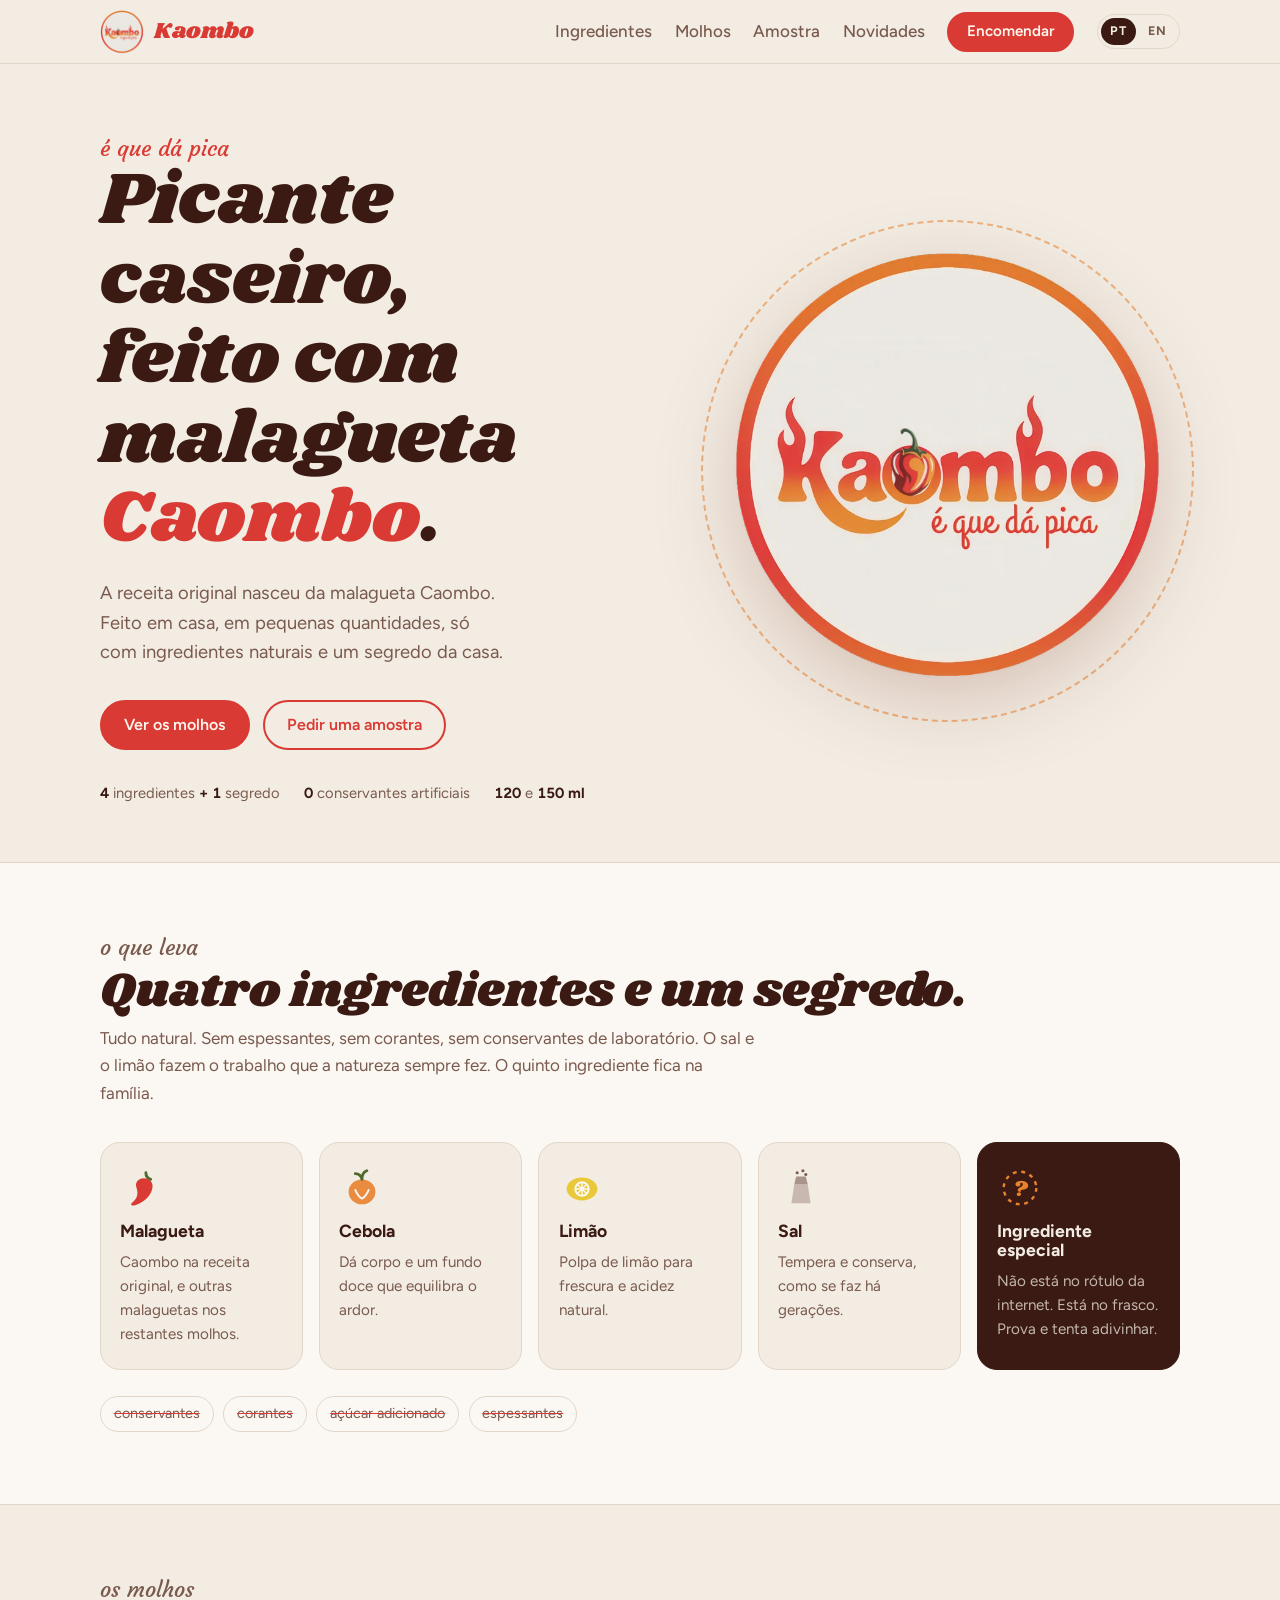
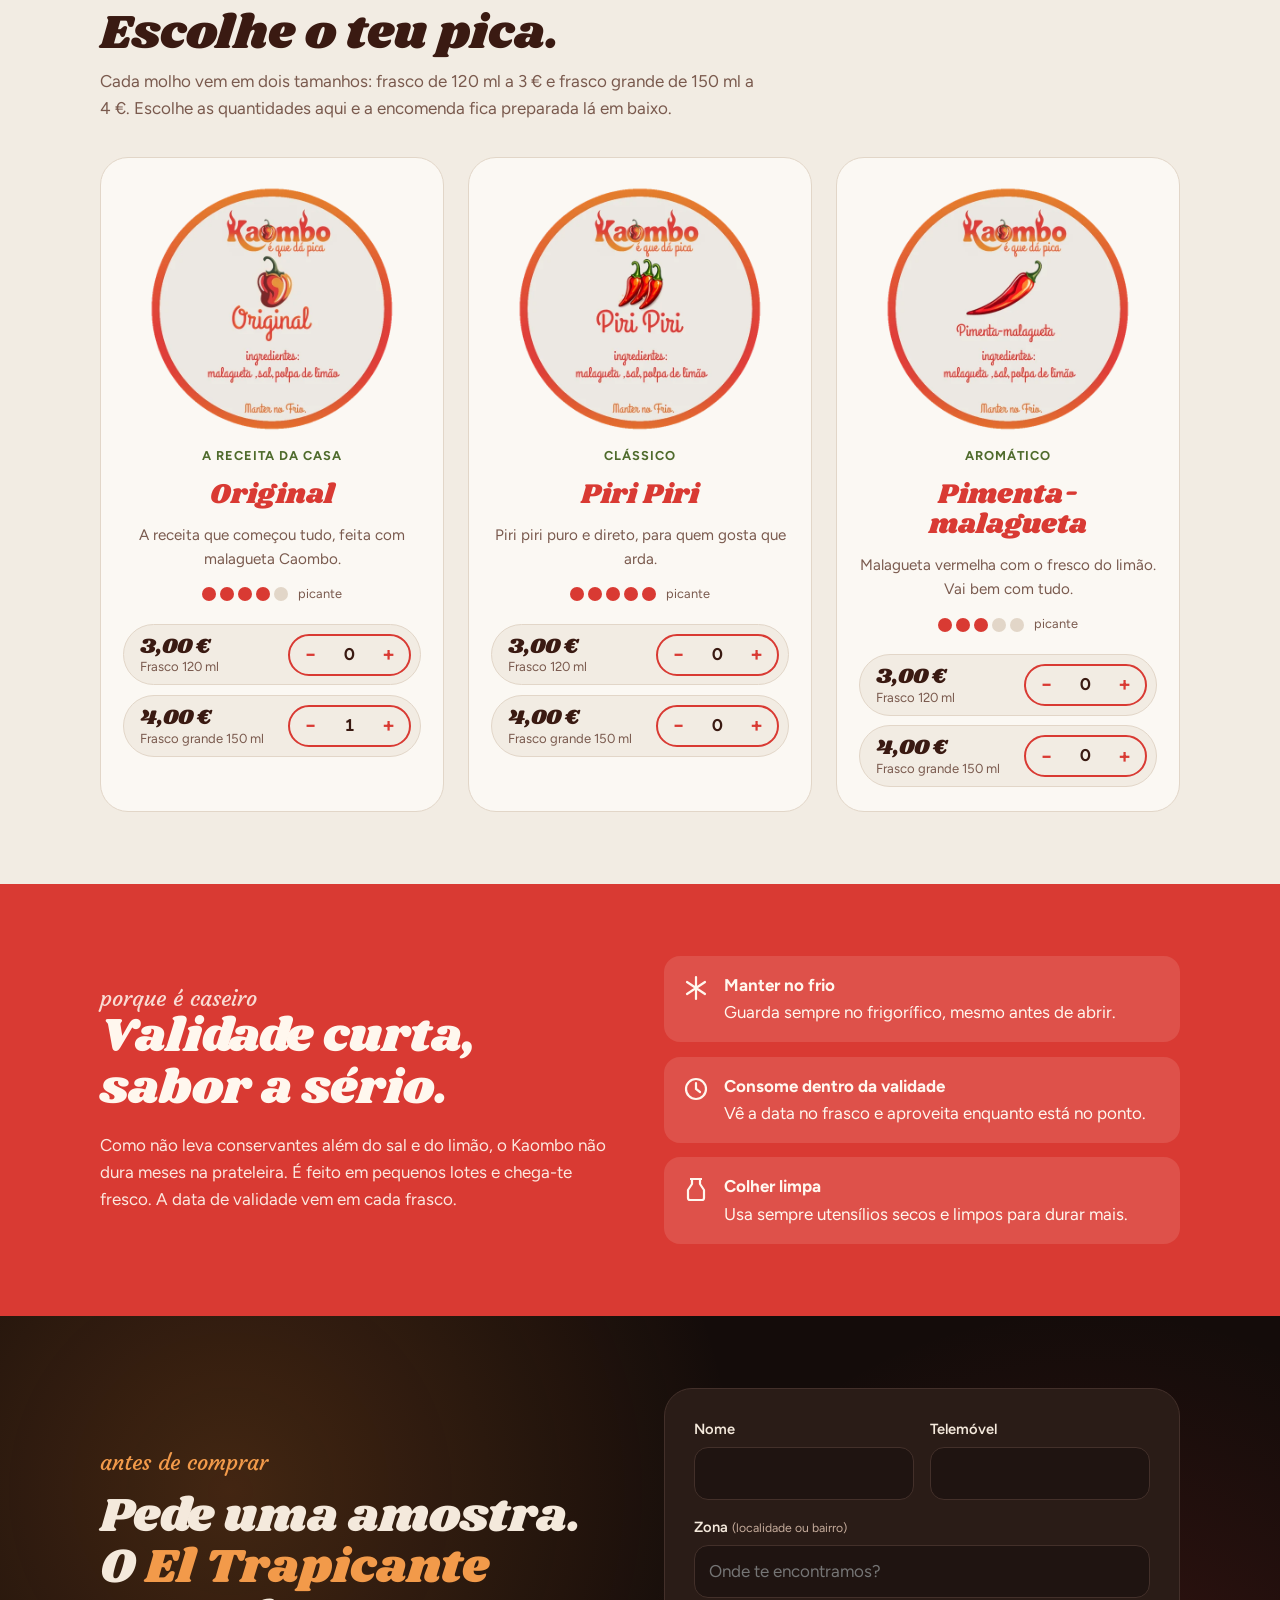
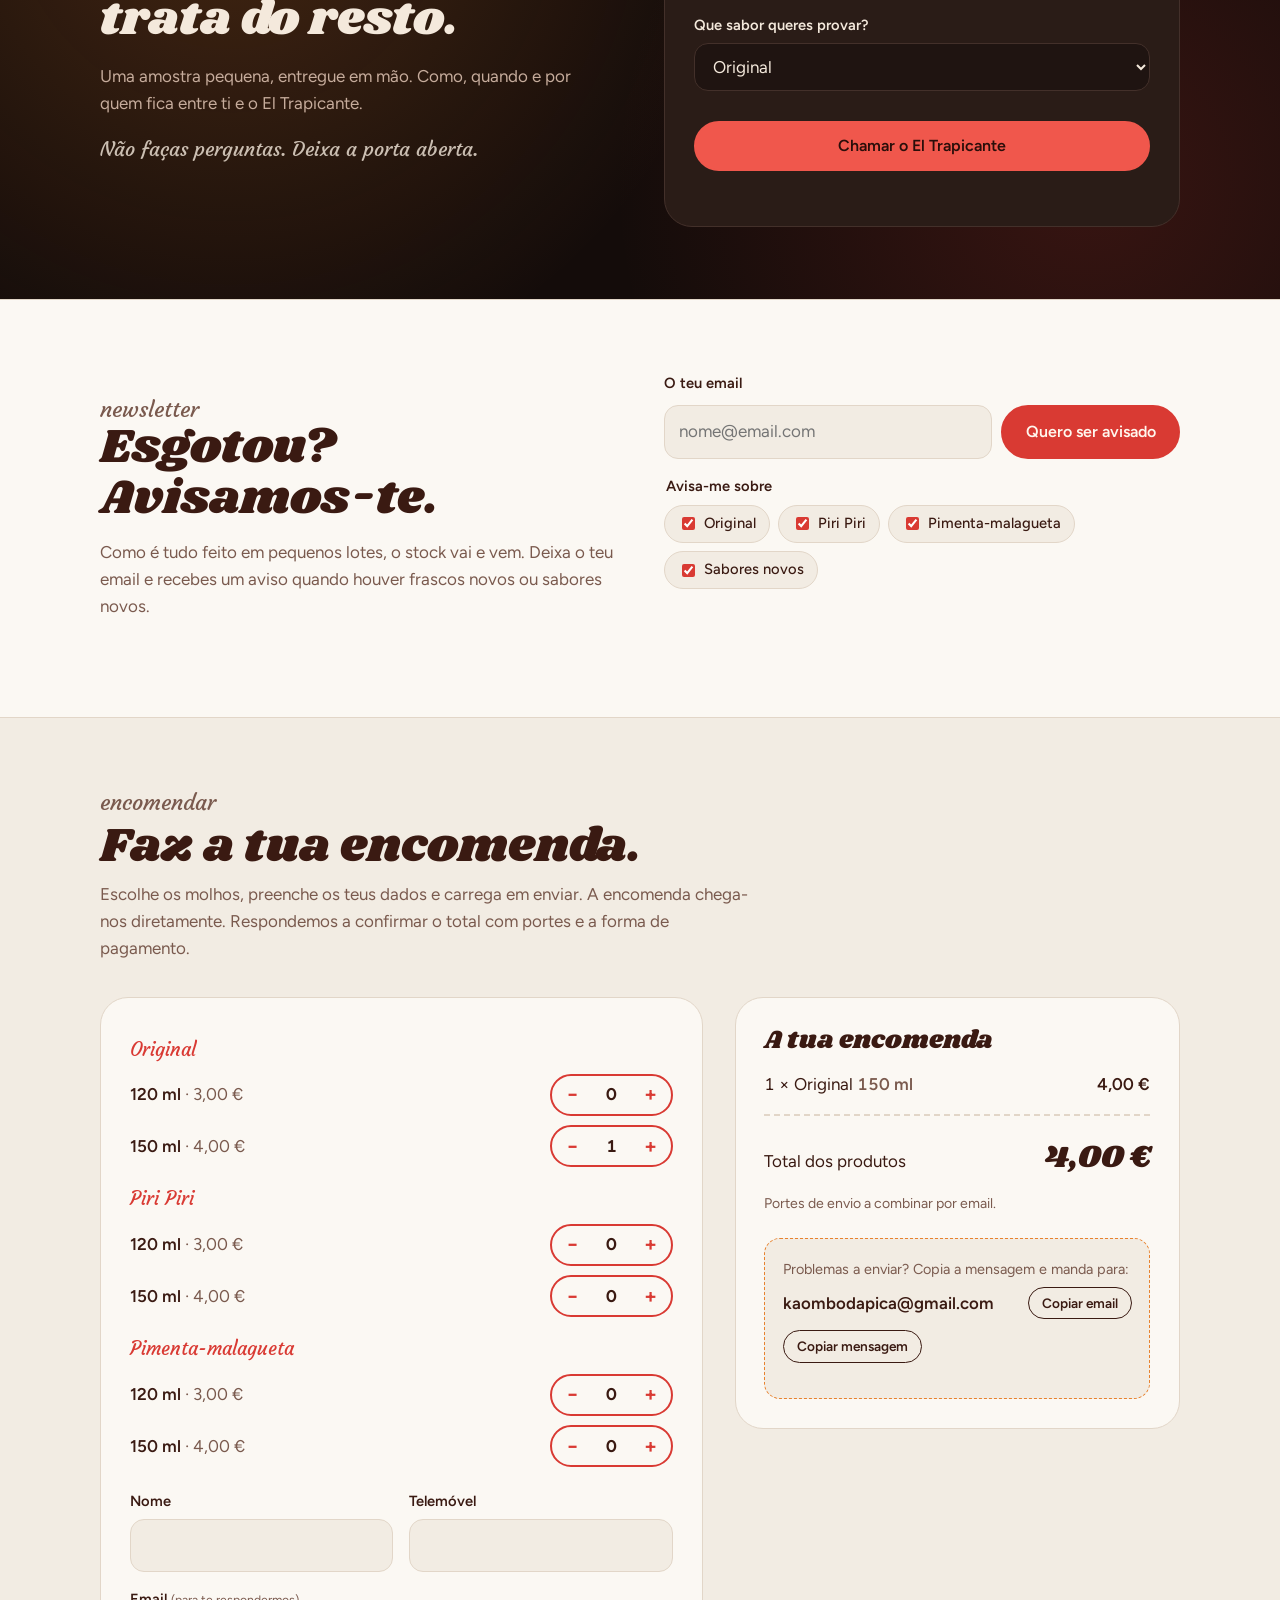
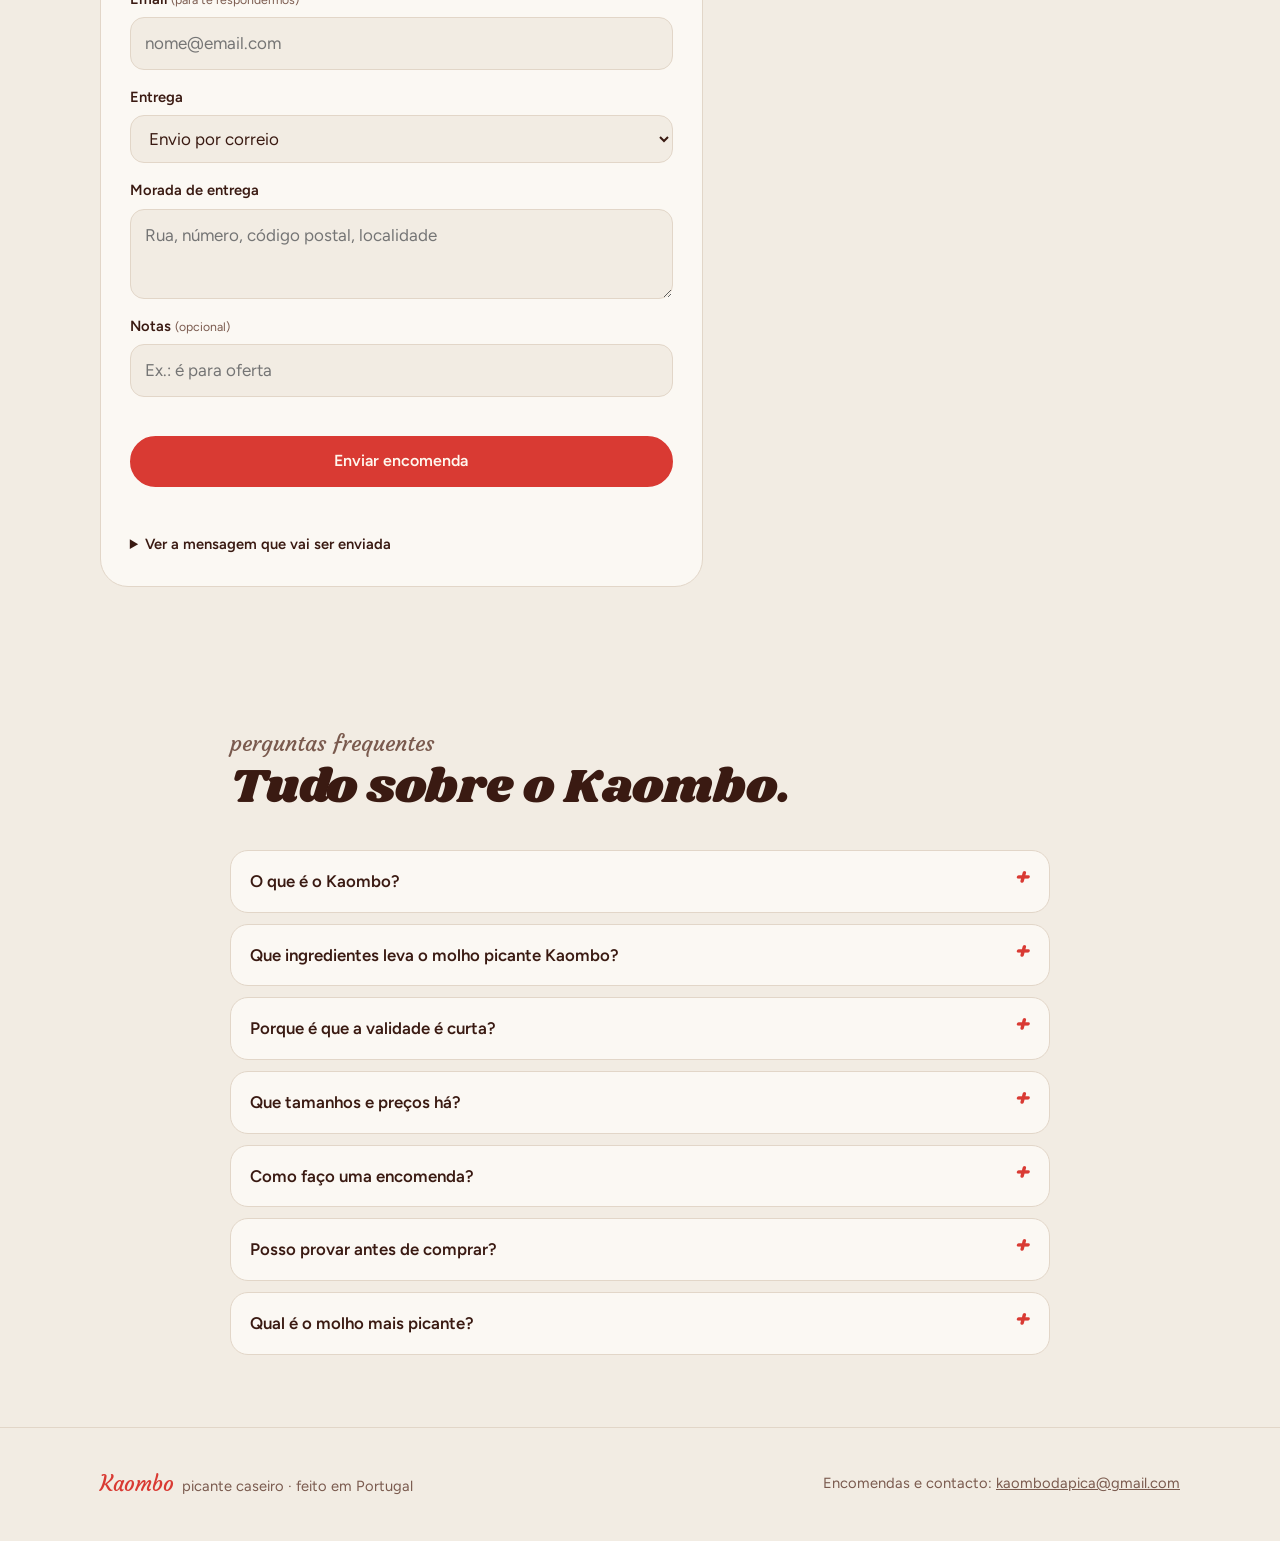
<file: index.html>
<!doctype html>
<html lang="pt-PT">
<head>
<meta charset="utf-8">
<meta name="viewport" content="width=device-width, initial-scale=1, viewport-fit=cover">
<title>Kaombo · Molho Picante Caseiro com Malagueta Caombo | 100% Natural</title>
<meta name="description" content="Molho picante caseiro Kaombo, feito em Portugal com malagueta Caombo, cebola, limão e sal. Sem conservantes artificiais. Original, Piri Piri e Pimenta-malagueta em 120 ml e 150 ml. Encomenda online.">
<meta name="keywords" content="Kaombo, malagueta Caombo, molho picante caseiro, picante caseiro, piri piri, pimenta-malagueta, molho de malagueta, picante natural, sem conservantes, molho picante Portugal">
<meta name="author" content="Kaombo">
<meta name="robots" content="index, follow, max-image-preview:large">
<link rel="canonical" href="https://kaombodapica-commits.github.io/site/">
<link rel="alternate" hreflang="pt-PT" href="https://kaombodapica-commits.github.io/site/">
<link rel="alternate" hreflang="en" href="https://kaombodapica-commits.github.io/site/en.html">
<link rel="alternate" hreflang="x-default" href="https://kaombodapica-commits.github.io/site/">
<meta name="theme-color" content="#D93A33">
<link rel="icon" type="image/png" sizes="48x48" href="favicon.png">
<link rel="icon" type="image/png" sizes="192x192" href="icon-192.png">
<link rel="apple-touch-icon" href="apple-touch-icon.png">
<meta property="og:type" content="website">
<meta property="og:locale" content="pt_PT">
<meta property="og:locale:alternate" content="en_GB">
<meta property="og:site_name" content="Kaombo">
<meta property="og:title" content="Kaombo · Picante caseiro com malagueta Caombo">
<meta property="og:description" content="Feito em casa com malagueta, cebola, limão e sal. Sem conservantes. É que dá pica.">
<meta property="og:url" content="https://kaombodapica-commits.github.io/site/">
<meta property="og:image" content="https://kaombodapica-commits.github.io/site/kaombo-partilha.jpg">
<meta property="og:image:width" content="1200">
<meta property="og:image:height" content="630">
<meta property="og:image:alt" content="Logótipo Kaombo e rótulos dos molhos Original, Piri Piri e Pimenta-malagueta">
<meta name="twitter:card" content="summary_large_image">
<meta name="twitter:title" content="Kaombo · Picante caseiro com malagueta Caombo">
<meta name="twitter:description" content="Feito em casa com malagueta, cebola, limão e sal. Sem conservantes. É que dá pica.">
<meta name="twitter:image" content="https://kaombodapica-commits.github.io/site/kaombo-partilha.jpg">
<script type="application/ld+json">
{
 "@context": "https://schema.org",
 "@graph": [
  {
   "@type": "Organization",
   "@id": "https://kaombodapica-commits.github.io/site/#marca",
   "name": "Kaombo",
   "slogan": "é que dá pica",
   "url": "https://kaombodapica-commits.github.io/site/",
   "logo": "https://kaombodapica-commits.github.io/site/icon-512.png",
   "email": "kaombodapica@gmail.com",
   "contactPoint": {
    "@type": "ContactPoint",
    "contactType": "customer service",
    "email": "kaombodapica@gmail.com",
    "availableLanguage": [
     "pt",
     "en"
    ]
   }
  },
  {
   "@type": "WebSite",
   "@id": "https://kaombodapica-commits.github.io/site/#site",
   "url": "https://kaombodapica-commits.github.io/site/",
   "name": "Kaombo",
   "inLanguage": [
    "pt-PT",
    "en"
   ],
   "publisher": {
    "@id": "https://kaombodapica-commits.github.io/site/#marca"
   }
  },
  {
   "@type": "Product",
   "name": "Kaombo Original — molho picante caseiro",
   "description": "Molho picante caseiro feito com malagueta Caombo. Ingredientes naturais: malagueta, cebola, limão e sal. Sem conservantes artificiais.",
   "brand": {
    "@type": "Brand",
    "name": "Kaombo"
   },
   "image": "https://kaombodapica-commits.github.io/site/kaombo-partilha.jpg",
   "category": "Molhos picantes",
   "offers": {
    "@type": "AggregateOffer",
    "priceCurrency": "EUR",
    "lowPrice": "3.00",
    "highPrice": "4.00",
    "offerCount": "2",
    "url": "https://kaombodapica-commits.github.io/site/#encomendar",
    "seller": {
     "@id": "https://kaombodapica-commits.github.io/site/#marca"
    }
   }
  },
  {
   "@type": "Product",
   "name": "Kaombo Piri Piri — molho picante caseiro",
   "description": "Molho picante caseiro de piri piri, o mais forte da gama Kaombo. Ingredientes naturais: malagueta, cebola, limão e sal. Sem conservantes artificiais.",
   "brand": {
    "@type": "Brand",
    "name": "Kaombo"
   },
   "image": "https://kaombodapica-commits.github.io/site/kaombo-partilha.jpg",
   "category": "Molhos picantes",
   "offers": {
    "@type": "AggregateOffer",
    "priceCurrency": "EUR",
    "lowPrice": "3.00",
    "highPrice": "4.00",
    "offerCount": "2",
    "url": "https://kaombodapica-commits.github.io/site/#encomendar",
    "seller": {
     "@id": "https://kaombodapica-commits.github.io/site/#marca"
    }
   }
  },
  {
   "@type": "Product",
   "name": "Kaombo Pimenta-malagueta — molho picante caseiro",
   "description": "Molho picante caseiro de pimenta-malagueta com limão. Ingredientes naturais: malagueta, cebola, limão e sal. Sem conservantes artificiais.",
   "brand": {
    "@type": "Brand",
    "name": "Kaombo"
   },
   "image": "https://kaombodapica-commits.github.io/site/kaombo-partilha.jpg",
   "category": "Molhos picantes",
   "offers": {
    "@type": "AggregateOffer",
    "priceCurrency": "EUR",
    "lowPrice": "3.00",
    "highPrice": "4.00",
    "offerCount": "2",
    "url": "https://kaombodapica-commits.github.io/site/#encomendar",
    "seller": {
     "@id": "https://kaombodapica-commits.github.io/site/#marca"
    }
   }
  },
  {
   "@type": "FAQPage",
   "inLanguage": "pt-PT",
   "mainEntity": [
    {
     "@type": "Question",
     "name": "O que é o Kaombo?",
     "acceptedAnswer": {
      "@type": "Answer",
      "text": "O Kaombo é um molho picante caseiro feito em Portugal, em pequenos lotes. A receita original é feita com malagueta Caombo e há mais dois sabores: Piri Piri e Pimenta-malagueta."
     }
    },
    {
     "@type": "Question",
     "name": "Que ingredientes leva o molho picante Kaombo?",
     "acceptedAnswer": {
      "@type": "Answer",
      "text": "Malagueta, cebola, limão e sal, todos naturais, mais um ingrediente especial da casa. Não leva corantes, espessantes, açúcar adicionado nem conservantes artificiais."
     }
    },
    {
     "@type": "Question",
     "name": "Porque é que a validade é curta?",
     "acceptedAnswer": {
      "@type": "Answer",
      "text": "Porque o Kaombo não leva conservantes além dos naturais, o sal e o limão. É feito para ser comido fresco. A data de validade vem em cada frasco e deve ser guardado sempre no frigorífico."
     }
    },
    {
     "@type": "Question",
     "name": "Que tamanhos e preços há?",
     "acceptedAnswer": {
      "@type": "Answer",
      "text": "Cada sabor existe em frasco de 120 ml por 3 € e em frasco grande de 150 ml por 4 €. Os portes de envio são combinados por email depois da encomenda."
     }
    },
    {
     "@type": "Question",
     "name": "Como faço uma encomenda?",
     "acceptedAnswer": {
      "@type": "Answer",
      "text": "Escolhe os molhos e as quantidades nesta página, preenche os teus dados e carrega em Enviar encomenda. A encomenda chega-nos diretamente e respondemos a confirmar o total, os portes e a forma de pagamento. Também podes escrever para kaombodapica@gmail.com."
     }
    },
    {
     "@type": "Question",
     "name": "Posso provar antes de comprar?",
     "acceptedAnswer": {
      "@type": "Answer",
      "text": "Sim. Pede uma amostra pequena na secção Amostra. É entregue em mão pelo El Trapicante. O resto é segredo."
     }
    },
    {
     "@type": "Question",
     "name": "Qual é o molho mais picante?",
     "acceptedAnswer": {
      "@type": "Answer",
      "text": "O Piri Piri é o mais forte. O Original, com malagueta Caombo, tem um picante intenso e equilibrado, e o Pimenta-malagueta é o mais suave e aromático."
     }
    }
   ]
  }
 ]
}
</script>
<meta name="claude:viewport-fit-sides" content="cover">
<link rel="preconnect" href="https://fonts.googleapis.com">
<link rel="preconnect" href="https://fonts.gstatic.com" crossorigin>
<link rel="stylesheet" href="https://fonts.googleapis.com/css2?family=Shrikhand&family=Figtree:wght@400;500;600;700&family=Courgette&display=swap">
<style>
/* Layout: label-cream page like the jar sticker, one big rotating badge hero, product "labels" in a row, order sheet that turns into an email. */
:root{
  --bg:#F2ECE3;          /* cream of the label */
  --paper:#FBF8F3;
  --ink:#3A1A12;         /* roasted pepper */
  --muted:#7A5A4E;
  --line:#E2D6C8;
  --red:#D93A33;         /* label red */
  --orange:#E8822E;      /* label orange */
  --leaf:#4F6B2C;        /* pepper stem */
  --on-red:#FFF7EE;
  --display:"Shrikhand", "Cooper Black", Georgia, serif;
  --script:"Courgette", "Brush Script MT", cursive;
  --body:"Figtree", system-ui, -apple-system, "Segoe UI", sans-serif;
  color-scheme:light;
}
@media (prefers-color-scheme:dark){:root:not([data-theme="light"]){
  --bg:#1F1411;--paper:#2A1C17;--ink:#F4E9DC;--muted:#C6AC9C;--line:#43302A;
  --red:#F0574C;--orange:#F29A4A;--leaf:#9CBB6A;--on-red:#2A0E0A;color-scheme:dark}}
:root[data-theme="dark"]{
  --bg:#1F1411;--paper:#2A1C17;--ink:#F4E9DC;--muted:#C6AC9C;--line:#43302A;
  --red:#F0574C;--orange:#F29A4A;--leaf:#9CBB6A;--on-red:#2A0E0A;color-scheme:dark}

*{box-sizing:border-box}
html{scroll-behavior:smooth}
body{background:var(--bg);color:var(--ink);font-family:var(--body);font-size:17px;line-height:1.6;margin:0}
.wrap{max-width:1120px;margin:0 auto;padding-left:max(20px,env(safe-area-inset-left,0px));padding-right:max(20px,env(safe-area-inset-right,0px))}
h1,h2,h3{font-family:var(--display);font-weight:400;line-height:1.08;text-wrap:balance;margin:0}
p{margin:0}
a{color:inherit}
:focus-visible{outline:3px solid var(--orange);outline-offset:3px;border-radius:6px}
.eyebrow{font-family:var(--script);color:var(--red);font-size:1.35rem;line-height:1.2}
.btn{display:inline-flex;align-items:center;justify-content:center;gap:.5rem;font:600 1rem/1 var(--body);
  padding:.95rem 1.4rem;border-radius:999px;border:2px solid var(--red);background:var(--red);color:var(--on-red);
  text-decoration:none;cursor:pointer;transition:transform .15s ease, background .15s ease}
.btn:hover{transform:translateY(-2px)}
.btn.ghost{background:transparent;color:var(--red)}
.btn:disabled{opacity:.45;cursor:not-allowed;transform:none}

/* header */
body::before{content:"";position:fixed;inset:0 0 auto;height:env(safe-area-inset-top,0px);z-index:10;background:var(--bg)}
header{position:sticky;top:env(safe-area-inset-top,0px);z-index:9;background:color-mix(in srgb,var(--bg) 88%,transparent);
  backdrop-filter:blur(10px);-webkit-backdrop-filter:blur(10px);border-bottom:1px solid var(--line)}
header .wrap{display:flex;align-items:center;justify-content:space-between;gap:1rem;padding-block:.6rem}
.brand{display:flex;align-items:center;gap:.6rem;text-decoration:none}
.brand img{width:44px;height:44px}
.brand span{font-family:var(--display);font-size:1.4rem;color:var(--red)}
nav{display:flex;align-items:center;gap:1.4rem;font-weight:500}
nav a{text-decoration:none;color:var(--muted)}
nav a:hover{color:var(--ink)}
nav .btn{padding:.65rem 1.1rem;font-size:.95rem}
.lang{display:inline-flex;border:1.5px solid var(--line);border-radius:999px;padding:3px;gap:2px}
.lang a{font:700 .78rem/1 var(--body);letter-spacing:.06em;padding:.45rem .6rem;border-radius:999px;color:var(--muted);text-decoration:none}
.lang a[aria-current]{background:var(--ink);color:var(--bg)}
@media (max-width:720px){nav a:not(.btn):not(.lang a){display:none}nav{gap:.6rem}}

/* hero */
.hero .wrap{display:grid;grid-template-columns:1.1fr .9fr;gap:3rem;align-items:center;padding-block:4.5rem 3.5rem}
.hero h1{font-size:clamp(2.5rem,6vw,4.6rem);color:var(--ink)}
.hero h1 em{font-style:normal;color:var(--red)}
.hero .lede{margin-top:1.25rem;font-size:1.15rem;max-width:34ch;color:var(--muted)}
.hero .ctas{display:flex;flex-wrap:wrap;gap:.8rem;margin-top:2rem}
.facts{display:flex;flex-wrap:wrap;gap:.5rem 1.5rem;margin-top:2rem;font-size:.92rem;color:var(--muted)}
.facts b{color:var(--ink);font-variant-numeric:tabular-nums}
.badge{position:relative;justify-self:center;width:min(100%,440px);aspect-ratio:1;max-width:100%}
.badge img{width:100%;height:100%;border-radius:50%;filter:drop-shadow(0 24px 40px rgba(120,40,20,.22));
  animation:wobble 9s ease-in-out infinite}
.badge .ring{position:absolute;inset:-6%;border-radius:50%;border:2px dashed color-mix(in srgb,var(--orange) 55%,transparent);animation:spin 40s linear infinite}
@keyframes wobble{0%,100%{transform:rotate(-4deg)}50%{transform:rotate(4deg)}}
@keyframes spin{to{transform:rotate(360deg)}}
@media (max-width:820px){.hero .wrap{grid-template-columns:1fr;padding-block:2.5rem;gap:2rem}.badge{width:min(80%,340px);order:-1}}

/* ingredients */
section{padding-block:4.5rem}
.sec-head{display:flex;flex-direction:column;gap:.4rem;margin-bottom:2.2rem}
.sec-head h2{font-size:clamp(2rem,4.4vw,3rem)}
.sec-head p{color:var(--muted);max-width:60ch}
.ingr{background:var(--paper);border-block:1px solid var(--line)}
.ingr-grid{display:grid;grid-template-columns:repeat(5,1fr);gap:1rem}
.ing{display:flex;flex-direction:column;gap:.6rem;padding:1.4rem 1.2rem;border-radius:20px;border:1px solid var(--line);background:var(--bg)}
.ing svg{width:46px;height:46px}
.ing h3{font-family:var(--body);font-weight:700;font-size:1.1rem}
.ing p{color:var(--muted);font-size:.95rem}
.none{margin-top:1.6rem;display:flex;flex-wrap:wrap;gap:.6rem}
.none span{font-size:.9rem;padding:.35rem .8rem;border-radius:999px;border:1px solid var(--line);color:var(--muted);text-decoration:line-through;text-decoration-color:var(--red)}
.ing.secret{background:var(--ink);color:var(--bg);border-color:var(--ink)}
.ing.secret p{color:color-mix(in srgb,var(--bg) 75%,transparent)}
.ing.secret svg{color:var(--orange)}
@media (max-width:1000px){.ingr-grid{grid-template-columns:repeat(2,1fr)}.ing.secret{grid-column:1/-1}}
@media (max-width:420px){.ingr-grid{grid-template-columns:1fr}}

/* products */
.prods{display:grid;grid-template-columns:repeat(3,1fr);gap:1.5rem}
.prod{display:flex;flex-direction:column;align-items:center;text-align:center;gap:.8rem;padding:1.6rem 1.4rem 1.5rem;border-radius:28px;background:var(--paper);border:1px solid var(--line)}
.prod img{width:min(100%,250px);aspect-ratio:1;transition:transform .4s ease}
.prod:hover img{transform:rotate(-6deg) scale(1.03)}
.prod h3{font-size:1.75rem;color:var(--red)}
.prod .tag{font-size:.8rem;font-weight:700;letter-spacing:.08em;text-transform:uppercase;color:var(--leaf)}
.prod .desc{color:var(--muted);font-size:.95rem;max-width:30ch}
.heat{display:flex;gap:4px;align-items:center;font-size:.8rem;color:var(--muted)}
.heat i{width:14px;height:14px;border-radius:50%;background:var(--line)}
.heat i.on{background:var(--red)}
.sizes{display:grid;gap:.6rem;width:100%;margin-top:.4rem}
.size{display:flex;align-items:center;justify-content:space-between;gap:.8rem;padding:.55rem .55rem .55rem 1rem;border-radius:999px;background:var(--bg);border:1px solid var(--line)}
.size .lbl{display:flex;flex-direction:column;align-items:flex-start;line-height:1.15;text-align:left}
.size .lbl b{font-family:var(--display);font-weight:400;font-size:1.35rem;font-variant-numeric:tabular-nums}
.size .lbl span{font-size:.82rem;color:var(--muted)}
.stepper{display:inline-flex;flex:none;align-items:center;border:2px solid var(--red);border-radius:999px;overflow:hidden}
.stepper button{width:40px;height:38px;border:0;background:transparent;color:var(--red);font:700 1.3rem/1 var(--body);cursor:pointer}
.stepper button:hover{background:color-mix(in srgb,var(--red) 12%,transparent)}
.stepper output{min-width:2.4rem;text-align:center;font-weight:700;font-variant-numeric:tabular-nums}
@media (max-width:900px){.prods{grid-template-columns:1fr 1fr}}
@media (max-width:600px){.prods{grid-template-columns:1fr}}

/* fresh */
.fresh{background:var(--red);color:var(--on-red)}
.fresh .wrap{display:grid;grid-template-columns:1fr 1fr;gap:3rem;align-items:center}
.fresh h2{font-size:clamp(2rem,4.4vw,3rem)}
.fresh .eyebrow{color:var(--on-red);opacity:.85}
.fresh p{opacity:.92;max-width:52ch}
.fresh ul{list-style:none;margin:0;padding:0;display:grid;gap:.9rem}
.fresh li{display:flex;gap:.9rem;align-items:flex-start;padding:1rem 1.1rem;border-radius:16px;background:color-mix(in srgb,var(--on-red) 12%,transparent)}
.fresh li b{display:block}
.fresh li svg{flex:none;width:28px;height:28px;margin-top:2px}
@media (max-width:820px){.fresh .wrap{grid-template-columns:1fr;gap:2rem}}

/* order */
.order-grid{display:grid;grid-template-columns:1.15fr .85fr;gap:2rem;align-items:start}
.card{background:var(--paper);border:1px solid var(--line);border-radius:28px;padding:1.8rem}
.field{display:flex;flex-direction:column;gap:.35rem}
.fields{display:grid;grid-template-columns:1fr 1fr;gap:1rem}
.fields .full{grid-column:1/-1}
label{font-weight:600;font-size:.92rem}
label small{font-weight:400;color:var(--muted)}
input,textarea,select{font:inherit;color:var(--ink);background:var(--bg);border:1.5px solid var(--line);border-radius:14px;padding:.75rem .9rem;width:100%}
input:focus,textarea:focus,select:focus{border-color:var(--orange);outline:none}
textarea{min-height:90px;resize:vertical}
.err{color:var(--red);font-size:.88rem;min-height:1.2em}
.lines{display:grid;gap:.6rem;margin:0 0 1rem}
.line{display:grid;grid-template-columns:1fr auto;gap:1rem;font-variant-numeric:tabular-nums}
.line span:last-child{font-weight:600}
.empty{color:var(--muted);font-size:.95rem}
.total{display:flex;justify-content:space-between;align-items:baseline;border-top:2px dashed var(--line);padding-top:1rem;margin-top:.5rem}
.total strong{font-family:var(--display);font-size:2rem;font-weight:400;font-variant-numeric:tabular-nums}
.note{font-size:.88rem;color:var(--muted);margin-top:.6rem}
.sum-qty{display:grid;gap:.6rem;margin-bottom:1.4rem}
.sum-qty .row{display:flex;justify-content:space-between;align-items:center;gap:1rem}
.sum-qty .row b{font-weight:600}
.sum-qty h4{margin:.4rem 0 0;font-family:var(--script);font-weight:400;color:var(--red);font-size:1.2rem}
.send{display:grid;gap:.7rem;margin-top:1.4rem}
.mail-box{margin-top:1.4rem;padding:1rem 1.1rem;border-radius:16px;background:var(--bg);border:1px dashed var(--orange)}
.mail-box .addr{display:flex;flex-wrap:wrap;align-items:center;justify-content:space-between;gap:.6rem;margin-top:.3rem}
.mail-box code{font:600 1.05rem var(--body);word-break:break-all;user-select:all}
.mini{font:600 .85rem var(--body);padding:.45rem .8rem;border-radius:999px;border:1.5px solid var(--ink);background:transparent;color:var(--ink);cursor:pointer}
.status{font-size:.95rem;font-weight:600;color:var(--leaf);min-height:1.3em}
.status.bad{color:var(--red)}
.preview{margin-top:1rem}
.preview summary{cursor:pointer;font-weight:600;font-size:.92rem}
.preview pre{white-space:pre-wrap;font:14px/1.5 ui-monospace,Menlo,monospace;background:var(--bg);border:1px solid var(--line);border-radius:12px;padding:1rem;margin:.6rem 0 0;max-height:280px;overflow:auto}
@media (max-width:860px){.order-grid{grid-template-columns:1fr}}
@media (max-width:520px){.fields{grid-template-columns:1fr}.card{padding:1.3rem}}

.trap{background:#140C0A;color:#F4E9DC;position:relative;overflow:hidden}
.trap::before{content:"";position:absolute;inset:0;background:radial-gradient(circle at 18% 30%,rgba(232,130,46,.22),transparent 45%),radial-gradient(circle at 85% 80%,rgba(217,58,51,.18),transparent 40%);pointer-events:none}
.trap .wrap{position:relative;display:grid;grid-template-columns:1fr 1fr;gap:3rem;align-items:center}
.trap h2{font-size:clamp(2rem,4.4vw,3rem)}
.trap h2 span{color:#F29A4A}
.trap .eyebrow{color:#F29A4A}
.trap-copy{display:grid;gap:1rem}
.trap-copy p{color:#C6AC9C;max-width:44ch}
.trap .whisper{font-family:var(--script);font-size:1.25rem;color:#F4E9DC;opacity:.8}
.trap-card{--bg:#1F1411;--paper:#2A1C17;--ink:#F4E9DC;--muted:#C6AC9C;--line:#43302A;--red:#F0574C;--on-red:#2A0E0A;--leaf:#9CBB6A;color:var(--ink);color-scheme:dark;display:grid;gap:.4rem}
@media (max-width:820px){.trap .wrap{grid-template-columns:1fr;gap:2rem}}
.news{background:var(--paper);border-block:1px solid var(--line)}
.news .wrap{display:grid;grid-template-columns:1fr 1fr;gap:3rem;align-items:center}
.news h2{font-size:clamp(2rem,4.4vw,3rem);margin-bottom:.8rem}
.news p{color:var(--muted);max-width:50ch}
.news-form{display:grid;gap:.6rem}
.news-row{display:flex;gap:.6rem;flex-wrap:wrap}
.news-row input{flex:1 1 220px;min-width:0}
.chips{border:0;padding:0;margin:.4rem 0 0;display:flex;flex-wrap:wrap;gap:.5rem}
.chips legend{font-weight:600;font-size:.92rem;margin-bottom:.4rem}
.chips label{display:inline-flex;align-items:center;gap:.4rem;font-weight:500;padding:.4rem .8rem;border:1px solid var(--line);border-radius:999px;background:var(--bg);cursor:pointer}
.chips input{width:auto;accent-color:var(--red)}
@media (max-width:820px){.news .wrap{grid-template-columns:1fr;gap:1.5rem}}
.faq-wrap{max-width:860px}
.faq{display:grid;gap:.7rem}
.qa{background:var(--paper);border:1px solid var(--line);border-radius:18px;padding:0 1.2rem}
.qa summary{cursor:pointer;list-style:none;padding:1.05rem 0;font-weight:600;font-size:1.05rem;display:flex;justify-content:space-between;gap:1rem}
.qa summary::-webkit-details-marker{display:none}
.qa summary::after{content:"+";font-family:var(--display);color:var(--red);font-size:1.4rem;line-height:1}
.qa[open] summary::after{content:"–"}
.qa p{color:var(--muted);padding-bottom:1.1rem;max-width:65ch}
footer{border-top:1px solid var(--line);padding-block:2.5rem;color:var(--muted);font-size:.92rem}
footer .wrap{display:flex;flex-wrap:wrap;justify-content:space-between;gap:1rem;align-items:center}
footer .script{font-family:var(--script);color:var(--red);font-size:1.3rem}

@media (prefers-reduced-motion:reduce){*{animation:none!important;transition:none!important}html{scroll-behavior:auto}}
</style>
</head>
<body>

<header>
  <div class="wrap">
    <a class="brand" href="#topo"><img src="[data-uri]" alt="" width="44" height="44"><span>Kaombo</span></a>
    <nav>
      <a href="#ingredientes">Ingredientes</a>
      <a href="#molhos">Molhos</a>
      <a href="#amostra">Amostra</a>
      <a href="#novidades">Novidades</a>
      <a class="btn" href="#encomendar">Encomendar</a>
      <div class="lang" aria-label="Idioma"><a href="index.html" hreflang="pt" lang="pt" aria-current="page" title="Português">PT</a><a href="en.html" hreflang="en" lang="en" title="English">EN</a></div>
    </nav>
  </div>
</header>

<main id="topo">
  <section class="hero" style="padding-block:0">
    <div class="wrap">
      <div>
        <p class="eyebrow">é que dá pica</p>
        <h1>Picante caseiro, feito com malagueta <em>Caombo</em>.</h1>
        <p class="lede">A receita original nasceu da malagueta Caombo. Feito em casa, em pequenas quantidades, só com ingredientes naturais e um segredo da casa.</p>
        <div class="ctas">
          <a class="btn" href="#molhos">Ver os molhos</a>
          <a class="btn ghost" href="#amostra">Pedir uma amostra</a>
        </div>
        <div class="facts">
          <span><b>4</b> ingredientes <b>+ 1</b> segredo</span>
          <span><b>0</b> conservantes artificiais</span>
          <span><b>120</b> e <b>150 ml</b></span>
        </div>
      </div>
      <div class="badge"><div class="ring" aria-hidden="true"></div><img src="[data-uri]" alt="Logótipo Kaombo, é que dá pica"></div>
    </div>
  </section>

  <section class="ingr" id="ingredientes">
    <div class="wrap">
      <div class="sec-head">
        <p class="eyebrow">o que leva</p>
        <h2>Quatro ingredientes e um segredo.</h2>
        <p>Tudo natural. Sem espessantes, sem corantes, sem conservantes de laboratório. O sal e o limão fazem o trabalho que a natureza sempre fez. O quinto ingrediente fica na família.</p>
      </div>
      <div class="ingr-grid">
        <div class="ing">
          <svg viewBox="0 0 48 48" aria-hidden="true"><path d="M27 8c0 4 2 6 5 7" fill="none" stroke="var(--leaf)" stroke-width="3" stroke-linecap="round"/><path d="M20 15c6-3 14 0 14 7s-6 16-18 20c-4 1-6-1-3-3 6-5 6-10 4-16-1-3 0-6 3-8z" fill="var(--red)"/></svg>
          <h3>Malagueta</h3><p>Caombo na receita original, e outras malaguetas nos restantes molhos.</p>
        </div>
        <div class="ing">
          <svg viewBox="0 0 48 48" aria-hidden="true"><ellipse cx="24" cy="28" rx="14" ry="13" fill="var(--orange)" opacity=".9"/><path d="M24 15c0-5 2-8 5-9M24 15c-1-4-4-6-7-6" fill="none" stroke="var(--leaf)" stroke-width="3" stroke-linecap="round"/><path d="M17 26c2 5 5 8 7 9M31 26c-2 5-5 8-7 9" stroke="var(--paper)" stroke-width="2" fill="none" stroke-linecap="round"/></svg>
          <h3>Cebola</h3><p>Dá corpo e um fundo doce que equilibra o ardor.</p>
        </div>
        <div class="ing">
          <svg viewBox="0 0 48 48" aria-hidden="true"><ellipse cx="24" cy="25" rx="16" ry="12" fill="#E9C93A"/><circle cx="24" cy="25" r="7" fill="none" stroke="var(--paper)" stroke-width="2"/><path d="M24 18v14M17 25h14M19 20l10 10M29 20 19 30" stroke="var(--paper)" stroke-width="1.5"/></svg>
          <h3>Limão</h3><p>Polpa de limão para frescura e acidez natural.</p>
        </div>
        <div class="ing">
          <svg viewBox="0 0 48 48" aria-hidden="true"><path d="M14 40h20l-3-20H17z" fill="var(--muted)" opacity=".35"/><path d="M17 20h14l-2-8H19z" fill="var(--muted)" opacity=".6"/><circle cx="20" cy="8" r="1.6" fill="var(--muted)"/><circle cx="26" cy="6" r="1.6" fill="var(--muted)"/><circle cx="29" cy="10" r="1.6" fill="var(--muted)"/></svg>
          <h3>Sal</h3><p>Tempera e conserva, como se faz há gerações.</p>
        </div>
        <div class="ing secret">
          <svg viewBox="0 0 48 48" aria-hidden="true"><circle cx="24" cy="24" r="17" fill="none" stroke="currentColor" stroke-width="2.5" stroke-dasharray="4 5"/><text x="24" y="32" text-anchor="middle" font-family="Shrikhand, Georgia, serif" font-size="22" fill="currentColor">?</text></svg>
          <h3>Ingrediente especial</h3><p>Não está no rótulo da internet. Está no frasco. Prova e tenta adivinhar.</p>
        </div>
      </div>
      <div class="none" aria-label="O que não leva">
        <span>conservantes</span><span>corantes</span><span>açúcar adicionado</span><span>espessantes</span>
      </div>
    </div>
  </section>

  <section id="molhos">
    <div class="wrap">
      <div class="sec-head">
        <p class="eyebrow">os molhos</p>
        <h2>Escolhe o teu pica.</h2>
        <p>Cada molho vem em dois tamanhos: frasco de 120 ml a 3 € e frasco grande de 150 ml a 4 €. Escolhe as quantidades aqui e a encomenda fica preparada lá em baixo.</p>
      </div>
      <div class="prods" id="prods"></div>
    </div>
  </section>

  <section class="fresh" id="frescura">
    <div class="wrap">
      <div>
        <p class="eyebrow">porque é caseiro</p>
        <h2>Validade curta, sabor a sério.</h2>
        <p style="margin-top:1rem">Como não leva conservantes além do sal e do limão, o Kaombo não dura meses na prateleira. É feito em pequenos lotes e chega-te fresco. A data de validade vem em cada frasco.</p>
      </div>
      <ul>
        <li><svg viewBox="0 0 28 28" aria-hidden="true"><path d="M14 3v22M5 8l18 12M23 8 5 20" stroke="currentColor" stroke-width="2.2" stroke-linecap="round"/></svg><div><b>Manter no frio</b>Guarda sempre no frigorífico, mesmo antes de abrir.</div></li>
        <li><svg viewBox="0 0 28 28" aria-hidden="true"><circle cx="14" cy="14" r="10" fill="none" stroke="currentColor" stroke-width="2.2"/><path d="M14 8v6l4 3" stroke="currentColor" stroke-width="2.2" fill="none" stroke-linecap="round"/></svg><div><b>Consome dentro da validade</b>Vê a data no frasco e aproveita enquanto está no ponto.</div></li>
        <li><svg viewBox="0 0 28 28" aria-hidden="true"><path d="M8 4h12M10 4v5l-4 6v8a2 2 0 0 0 2 2h12a2 2 0 0 0 2-2v-8l-4-6V4" fill="none" stroke="currentColor" stroke-width="2.2" stroke-linejoin="round"/></svg><div><b>Colher limpa</b>Usa sempre utensílios secos e limpos para durar mais.</div></li>
      </ul>
    </div>
  </section>

  <section class="trap" id="amostra">
    <div class="wrap">
      <div class="trap-copy">
        <p class="eyebrow">antes de comprar</p>
        <h2>Pede uma amostra.<br>O <span>El Trapicante</span> trata do resto.</h2>
        <p>Uma amostra pequena, entregue em mão. Como, quando e por quem fica entre ti e o El Trapicante.</p>
        <p class="whisper">Não faças perguntas. Deixa a porta aberta.</p>
      </div>
      <form class="card trap-card" id="sample-form" novalidate>
        <div class="fields">
          <div class="field"><label for="s-nome">Nome</label><input id="s-nome" autocomplete="name"></div>
          <div class="field"><label for="s-tel">Telemóvel</label><input id="s-tel" type="tel" autocomplete="tel"></div>
          <div class="field full"><label for="s-zona">Zona <small>(localidade ou bairro)</small></label><input id="s-zona" placeholder="Onde te encontramos?"></div>
          <div class="field full"><label for="s-sabor">Que sabor queres provar?</label>
            <select id="s-sabor"><option>Original</option><option>Piri Piri</option><option>Pimenta-malagueta</option><option>Surpreende-me</option></select></div>
        </div>
        <p class="err" id="s-err" role="alert"></p>
        <button class="btn" type="submit">Chamar o El Trapicante</button>
        <p class="status" id="s-status" aria-live="polite"></p>
      </form>
    </div>
  </section>

  <section class="news" id="novidades">
    <div class="wrap">
      <div>
        <p class="eyebrow">newsletter</p>
        <h2>Esgotou? Avisamos-te.</h2>
        <p>Como é tudo feito em pequenos lotes, o stock vai e vem. Deixa o teu email e recebes um aviso quando houver frascos novos ou sabores novos.</p>
      </div>
      <form class="news-form" id="news-form" novalidate>
        <label for="n-email">O teu email</label>
        <div class="news-row">
          <input id="n-email" type="email" autocomplete="email" placeholder="nome@email.com">
          <button class="btn" type="submit">Quero ser avisado</button>
        </div>
        <fieldset class="chips"><legend>Avisa-me sobre</legend>
          <label><input type="checkbox" name="n-int" value="Original" checked> Original</label>
          <label><input type="checkbox" name="n-int" value="Piri Piri" checked> Piri Piri</label>
          <label><input type="checkbox" name="n-int" value="Pimenta-malagueta" checked> Pimenta-malagueta</label>
          <label><input type="checkbox" name="n-int" value="Sabores novos" checked> Sabores novos</label>
        </fieldset>
        <p class="err" id="n-err" role="alert"></p>
        <p class="status" id="n-status" aria-live="polite"></p>
      </form>
    </div>
  </section>

  <section id="encomendar">
    <div class="wrap">
      <div class="sec-head">
        <p class="eyebrow">encomendar</p>
        <h2>Faz a tua encomenda.</h2>
        <p>Escolhe os molhos, preenche os teus dados e carrega em enviar. A encomenda chega-nos diretamente. Respondemos a confirmar o total com portes e a forma de pagamento.</p>
      </div>
      <div class="order-grid">
        <form class="card" id="form" novalidate>
          <div class="sum-qty" id="qtys"></div>
          <div class="fields">
            <div class="field"><label for="nome">Nome</label><input id="nome" name="nome" autocomplete="name" required></div>
            <div class="field"><label for="tel">Telemóvel</label><input id="tel" name="tel" type="tel" autocomplete="tel"></div>
            <div class="field full"><label for="cmail">Email <small>(para te respondermos)</small></label><input id="cmail" name="cmail" type="email" autocomplete="email" placeholder="nome@email.com"></div>
            <div class="field full"><label for="entrega">Entrega</label>
              <select id="entrega" name="entrega"><option value="correio">Envio por correio</option><option value="mao">Levantamento em mão</option></select></div>
            <div class="field full" id="morada-wrap"><label for="morada">Morada de entrega</label><textarea id="morada" name="morada" autocomplete="street-address" placeholder="Rua, número, código postal, localidade"></textarea></div>
            <div class="field full"><label for="notas">Notas <small>(opcional)</small></label><input id="notas" name="notas" placeholder="Ex.: é para oferta"></div>
          </div>
          <p class="err" id="err" role="alert"></p>
          <div class="send">
            <button class="btn" type="submit" id="send">Enviar encomenda</button>
            <p class="status" id="o-status" aria-live="polite"></p>
          </div>
          <details class="preview"><summary>Ver a mensagem que vai ser enviada</summary><pre id="msg"></pre></details>
        </form>

        <aside class="card">
          <h3 style="font-size:1.6rem;margin-bottom:1rem">A tua encomenda</h3>
          <div class="lines" id="lines"></div>
          <div class="total"><span>Total dos produtos</span><strong id="total">0,00 €</strong></div>
          <p class="note">Portes de envio a combinar por email.</p>
          <div class="mail-box">
            <span style="font-size:.9rem;color:var(--muted)">Problemas a enviar? Copia a mensagem e manda para:</span>
            <div class="addr"><code id="mail-addr"></code><button class="mini" type="button" id="copy-addr">Copiar email</button></div>
            <div style="margin-top:.7rem"><button class="mini" type="button" id="copy-msg">Copiar mensagem</button></div>
            <p class="status" id="status" aria-live="polite"></p>
          </div>
        </aside>
      </div>
    </div>
  </section>
  <section id="perguntas">
    <div class="wrap faq-wrap">
      <div class="sec-head">
        <p class="eyebrow">perguntas frequentes</p>
        <h2>Tudo sobre o Kaombo.</h2>
      </div>
      <div class="faq">
        <details class="qa"><summary>O que é o Kaombo?</summary><p>O Kaombo é um molho picante caseiro feito em Portugal, em pequenos lotes. A receita original é feita com malagueta Caombo e há mais dois sabores: Piri Piri e Pimenta-malagueta.</p></details>
        <details class="qa"><summary>Que ingredientes leva o molho picante Kaombo?</summary><p>Malagueta, cebola, limão e sal, todos naturais, mais um ingrediente especial da casa. Não leva corantes, espessantes, açúcar adicionado nem conservantes artificiais.</p></details>
        <details class="qa"><summary>Porque é que a validade é curta?</summary><p>Porque o Kaombo não leva conservantes além dos naturais, o sal e o limão. É feito para ser comido fresco. A data de validade vem em cada frasco e deve ser guardado sempre no frigorífico.</p></details>
        <details class="qa"><summary>Que tamanhos e preços há?</summary><p>Cada sabor existe em frasco de 120 ml por 3 € e em frasco grande de 150 ml por 4 €. Os portes de envio são combinados por email depois da encomenda.</p></details>
        <details class="qa"><summary>Como faço uma encomenda?</summary><p>Escolhe os molhos e as quantidades nesta página, preenche os teus dados e carrega em Enviar encomenda. A encomenda chega-nos diretamente e respondemos a confirmar o total, os portes e a forma de pagamento. Também podes escrever para kaombodapica@gmail.com.</p></details>
        <details class="qa"><summary>Posso provar antes de comprar?</summary><p>Sim. Pede uma amostra pequena na secção Amostra. É entregue em mão pelo El Trapicante. O resto é segredo.</p></details>
        <details class="qa"><summary>Qual é o molho mais picante?</summary><p>O Piri Piri é o mais forte. O Original, com malagueta Caombo, tem um picante intenso e equilibrado, e o Pimenta-malagueta é o mais suave e aromático.</p></details>
      </div>
    </div>
  </section>
</main>

<footer>
  <div class="wrap">
    <span><span class="script">Kaombo</span> &nbsp;picante caseiro · feito em Portugal</span>
    <span>Encomendas e contacto: <a id="foot-mail" href="mailto:kaombodapica@gmail.com">kaombodapica@gmail.com</a></span>
  </div>
</footer>

<script>
/* ===== ALTERA AQUI O EMAIL DAS ENCOMENDAS ===== */
const EMAIL = "kaombodapica@gmail.com";
/* URL da aplicação Web do Google Apps Script (folha de encomendas). Vazio = só email. */
const SHEET_URL = "https://script.google.com/macros/s/AKfycbyYGHD2rittknyYnJAhVlIS_eKPxUdaUt9SJz5_aEzvN7DU6VwX4SluSPi4L0VxgPwQ6w/exec";
const LANG = document.documentElement.lang && document.documentElement.lang.startsWith("en") ? "en" : "pt";
/* ============================================== */

const SIZES = [{ml:120, price:3.00, label:"Frasco"}, {ml:150, price:4.00, label:"Frasco grande"}];
const PRODUCTS = [
  {id:"original", name:"Original", tag:"a receita da casa", heat:4,
   desc:"A receita que começou tudo, feita com malagueta Caombo.", img:"[data-uri]"},
  {id:"piripiri", name:"Piri Piri", tag:"clássico", heat:5,
   desc:"Piri piri puro e direto, para quem gosta que arda.", img:"[data-uri]"},
  {id:"malagueta", name:"Pimenta-malagueta", tag:"aromático", heat:3,
   desc:"Malagueta vermelha com o fresco do limão. Vai bem com tudo.", img:"[data-uri]"}
];
const ITEMS = PRODUCTS.flatMap(p => SIZES.map(s => ({key:`${p.id}-${s.ml}`, p, s})));
const qty = Object.fromEntries(ITEMS.map(i => [i.key, 0]));
qty["original-150"] = 1;
const eur = n => n.toFixed(2).replace(".", ",") + " €"; /*EUR*/
const $ = id => document.getElementById(id);

function stepper(it){
  const nm = `${it.p.name} ${it.s.ml} ml`;
  return `<div class="stepper" role="group" aria-label="Quantidade de ${nm}">
    <button type="button" data-id="${it.key}" data-d="-1" aria-label="Menos ${nm}">−</button>
    <output data-out="${it.key}">${qty[it.key]}</output>
    <button type="button" data-id="${it.key}" data-d="1" aria-label="Mais ${nm}">+</button></div>`;
}
$("prods").innerHTML = PRODUCTS.map(p => `
  <article class="prod">
    <img src="${p.img}" alt="Rótulo Kaombo ${p.name}" width="250" height="250" loading="lazy">
    <span class="tag">${p.tag}</span>
    <h3>${p.name}</h3>
    <p class="desc">${p.desc}</p>
    <div class="heat" aria-label="Picante ${p.heat} em 5">${[1,2,3,4,5].map(i=>`<i class="${i<=p.heat?'on':''}"></i>`).join("")}<span style="margin-left:6px">picante</span></div>
    <div class="sizes">${ITEMS.filter(i=>i.p===p).map(i => `
      <div class="size"><span class="lbl"><b>${eur(i.s.price)}</b><span>${i.s.label} ${i.s.ml} ml</span></span>${stepper(i)}</div>`).join("")}
    </div>
  </article>`).join("");
$("qtys").innerHTML = PRODUCTS.map(p => `<h4>${p.name}</h4>` + ITEMS.filter(i=>i.p===p).map(i =>
  `<div class="row"><b>${i.s.ml} ml <span style="color:var(--muted);font-weight:400">· ${eur(i.s.price)}</span></b>${stepper(i)}</div>`).join("")).join("");

document.addEventListener("click", e => {
  const b = e.target.closest("button[data-id]");
  if(!b) return;
  const id = b.dataset.id;
  qty[id] = Math.max(0, Math.min(50, qty[id] + Number(b.dataset.d)));
  render();
});

function message(){
  const f = id => $(id).value.trim();
  const items = ITEMS.filter(i => qty[i.key] > 0);
  const total = items.reduce((s,i) => s + i.s.price*qty[i.key], 0);
  const lines = [
    "Olá! Gostava de encomendar:", "",
    ...items.map(i => `- ${qty[i.key]} x Kaombo ${i.p.name} ${i.s.ml} ml — ${eur(i.s.price*qty[i.key])}`),
    "", `Total dos produtos: ${eur(total)} (portes a combinar)`, "",
    `Nome: ${f("nome") || "—"}`,
    `Telemóvel: ${f("tel") || "—"}`,
    `Email: ${f("cmail") || "—"}`,
    `Entrega: ${$("entrega").selectedOptions[0].text}`
  ];
  if(($("entrega").value==="correio")) lines.push(`Morada: ${f("morada") || "—"}`);
  if(f("notas")) lines.push(`Notas: ${f("notas")}`);
  lines.push("", "Obrigado!");
  return {text: lines.join("\n"), items, total};
}

function render(){
  document.querySelectorAll("[data-out]").forEach(o => o.textContent = qty[o.dataset.out]);
  const {text, items, total} = message();
  $("lines").innerHTML = items.length
    ? items.map(i => `<div class="line"><span>${qty[i.key]} × ${i.p.name} <span style="color:var(--muted)">${i.s.ml} ml</span></span><span>${eur(i.s.price*qty[i.key])}</span></div>`).join("")
    : `<p class="empty">Ainda não escolheste nenhum molho.</p>`;
  $("total").textContent = eur(total);
  $("msg").textContent = text;
  $("morada-wrap").hidden = !($("entrega").value==="correio");
}

$("form").addEventListener("input", render);
$("entrega").addEventListener("change", render);

function validate(){
  const {items} = message();
  if(!items.length) return "Escolhe pelo menos um frasco.";
  if(!$("nome").value.trim()) { $("nome").focus(); return "Escreve o teu nome."; }
  const em = $("cmail").value.trim();
  if(!$("tel").value.trim() && !em) { $("tel").focus(); return "Deixa um telemóvel ou um email para te contactarmos."; }
  if(em && !EMAIL_RE.test(em)) { $("cmail").focus(); return "Esse email não parece válido. Exemplo: nome@email.com."; }
  if(($("entrega").value==="correio") && !$("morada").value.trim()) { $("morada").focus(); return "Escreve a morada de entrega, ou escolhe levantamento em mão."; }
  return "";
}
const EMAIL_RE = /^[^\s@]+@[^\s@]+\.[^\s@]+$/;

/* Envio direto via FormSubmit (sem abrir o programa de email) */
async function sendForm(fields, btn, statusEl, okMsg, tipo, dados){
  const label = btn.textContent;
  btn.disabled = true; btn.textContent = "A enviar…";
  statusEl.classList.remove("bad"); statusEl.textContent = "";
  if(SHEET_URL && tipo){
    try {
      const r = await fetch(SHEET_URL, {method:"POST", headers:{"Content-Type":"text/plain;charset=utf-8"}, body: JSON.stringify({tipo, lang: LANG, dados})});
      const j = await r.json();
      if(j && j.ok){
        statusEl.textContent = okMsg + (j.id && /^[A-Z]{3}-/.test(j.id) ? " (" + j.id + ")" : "");
        btn.disabled = false; btn.textContent = label;
        return true;
      }
      console.warn("Folha:", j);
    } catch(e){ console.warn("Folha indisponível, a tentar email:", e); }
  }
  try {
    const res = await fetch(`https://formsubmit.co/ajax/${EMAIL}`, {
      method: "POST",
      headers: {"Content-Type": "application/json", "Accept": "application/json"},
      body: JSON.stringify({_template: "box", _captcha: "false", ...fields})
    });
    const data = await res.json().catch(() => ({}));
    if(!res.ok || String(data.success) === "false") throw new Error(data.message || res.status);
    statusEl.textContent = okMsg;
    return true;
  } catch(err) {
    statusEl.classList.add("bad");
    const why = String(err && err.message || "");
    if(/activat/i.test(why)) {
      statusEl.textContent = "Formulário ainda não ativado. O dono do site tem de confirmar o email de ativação do FormSubmit em " + EMAIL + ".";
    } else if(err instanceof TypeError) {
      statusEl.textContent = "Sem ligação ao serviço de envio (pode ser um bloqueador de anúncios). Tenta noutro navegador ou envia a mensagem para " + EMAIL + ".";
    } else {
      statusEl.textContent = "Não foi possível enviar (" + why.slice(0,160) + "). Envia a mensagem para " + EMAIL + ".";
    }
    console.warn("FormSubmit:", err);
    return false;
  } finally {
    btn.disabled = false; btn.textContent = label;
  }
}

$("form").addEventListener("submit", async e => {
  e.preventDefault();
  const err = validate();
  $("err").textContent = err;
  if(err) return;
  const {text, items} = message();
  const n = items.reduce((s,i)=>s+qty[i.key],0);
  const nome = $("nome").value.trim();
  const fields = {_subject: `Encomenda Kaombo — ${n} frasco${n>1?"s":""} — ${nome}`, Nome: nome, Encomenda: text};
  const em = $("cmail").value.trim(); if(em) fields.email = em;
  const dados = {nome, tel: $("tel").value.trim(), email: em, entrega: $("entrega").selectedOptions[0].text,
    morada: ($("entrega").value==="correio") ? $("morada").value.trim() : "", notas: $("notas").value.trim(),
    qtd: Object.fromEntries(items.map(i => [i.key, qty[i.key]])), resumo: text};
  const ok = await sendForm(fields, $("send"), $("o-status"), "Encomenda enviada! Vamos responder em breve a confirmar.", "encomenda", dados);
  if(ok) $("form").querySelectorAll("#notas").forEach(i => i.value = "");
});

$("sample-form").addEventListener("submit", async e => {
  e.preventDefault();
  const v = id => $(id).value.trim();
  let err = "";
  if(!v("s-nome")) err = "Diz-nos o teu nome.";
  else if(!v("s-tel")) err = "Deixa um telemóvel. O El Trapicante não toca à campainha sem avisar.";
  else if(!v("s-zona")) err = "Diz-nos a zona onde estás.";
  $("s-err").textContent = err;
  if(err) return;
  const ok = await sendForm({
    _subject: `Pedido de amostra — El Trapicante — ${v("s-nome")}`,
    Nome: v("s-nome"), Telemóvel: v("s-tel"), Zona: v("s-zona"), Sabor: $("s-sabor").value
  }, e.submitter || e.target.querySelector("button[type=submit]"), $("s-status"), "Pedido recebido. O El Trapicante vai entrar em contacto.",
     "amostra", {nome: v("s-nome"), tel: v("s-tel"), zona: v("s-zona"), sabor: $("s-sabor").value});
  if(ok) e.target.reset();
});

$("news-form").addEventListener("submit", async e => {
  e.preventDefault();
  const mail = $("n-email").value.trim();
  const ints = [...document.querySelectorAll('input[name="n-int"]:checked')].map(c => c.value);
  let err = "";
  if(!EMAIL_RE.test(mail)) err = "Escreve um email válido, por exemplo nome@email.com.";
  else if(!ints.length) err = "Escolhe pelo menos um assunto.";
  $("n-err").textContent = err;
  if(err) return;
  const ok = await sendForm({
    _subject: "Newsletter Kaombo — nova inscrição",
    email: mail, "Avisar sobre": ints.join(", ")
  }, e.submitter || e.target.querySelector("button[type=submit]"), $("n-status"), "Inscrito! Vais ser avisado quando houver stock.",
     "newsletter", {email: mail, interesses: ints.join(", ")});
  if(ok) $("n-email").value = "";
});

async function copy(text, label){
  try { await navigator.clipboard.writeText(text); $("status").textContent = label + " copiado."; }
  catch {
    const t = document.createElement("textarea"); t.value = text; document.body.appendChild(t); t.select();
    try { document.execCommand("copy"); $("status").textContent = label + " copiado."; } catch { $("status").textContent = "Seleciona e copia manualmente."; }
    t.remove();
  }
}
$("copy-addr").addEventListener("click", () => copy(EMAIL, "Email"));
$("copy-msg").addEventListener("click", () => copy(message().text, "Mensagem"));

$("mail-addr").textContent = EMAIL;

render();
</script>

</body>
</html>
</file>
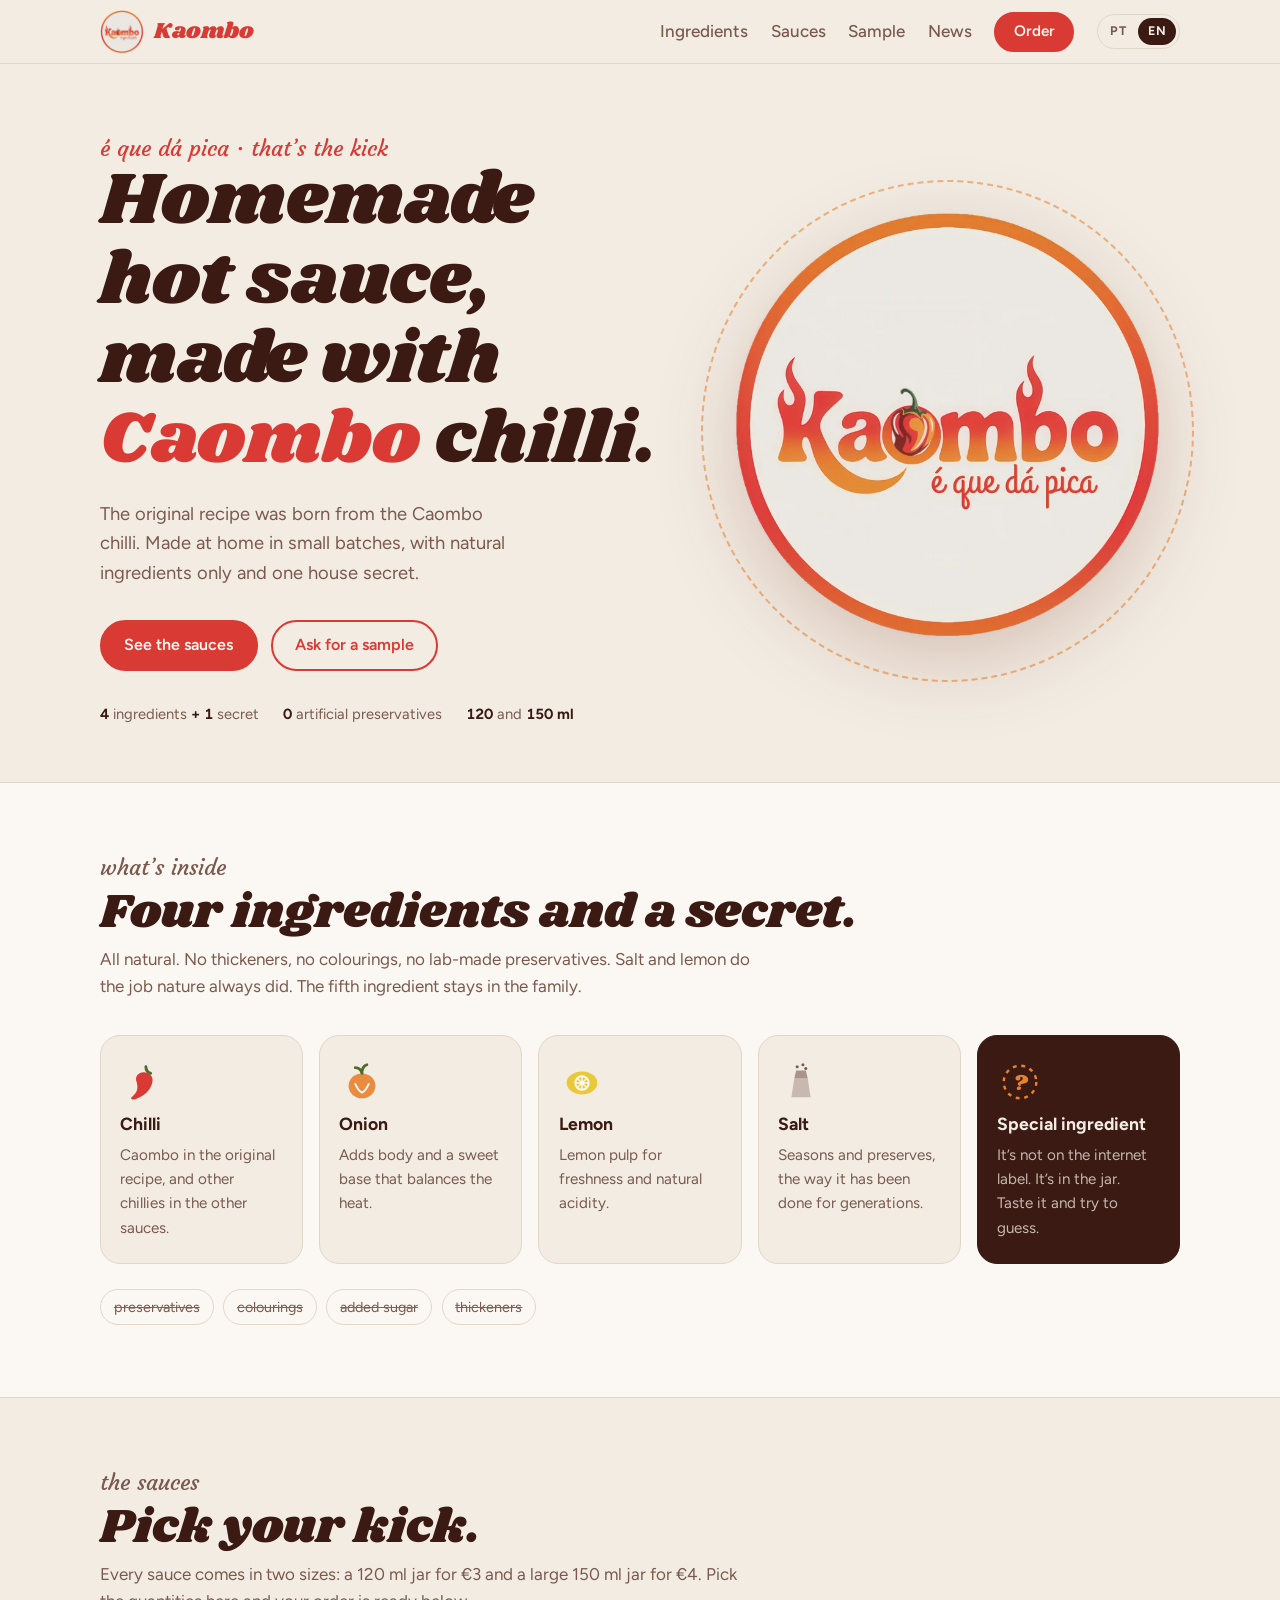
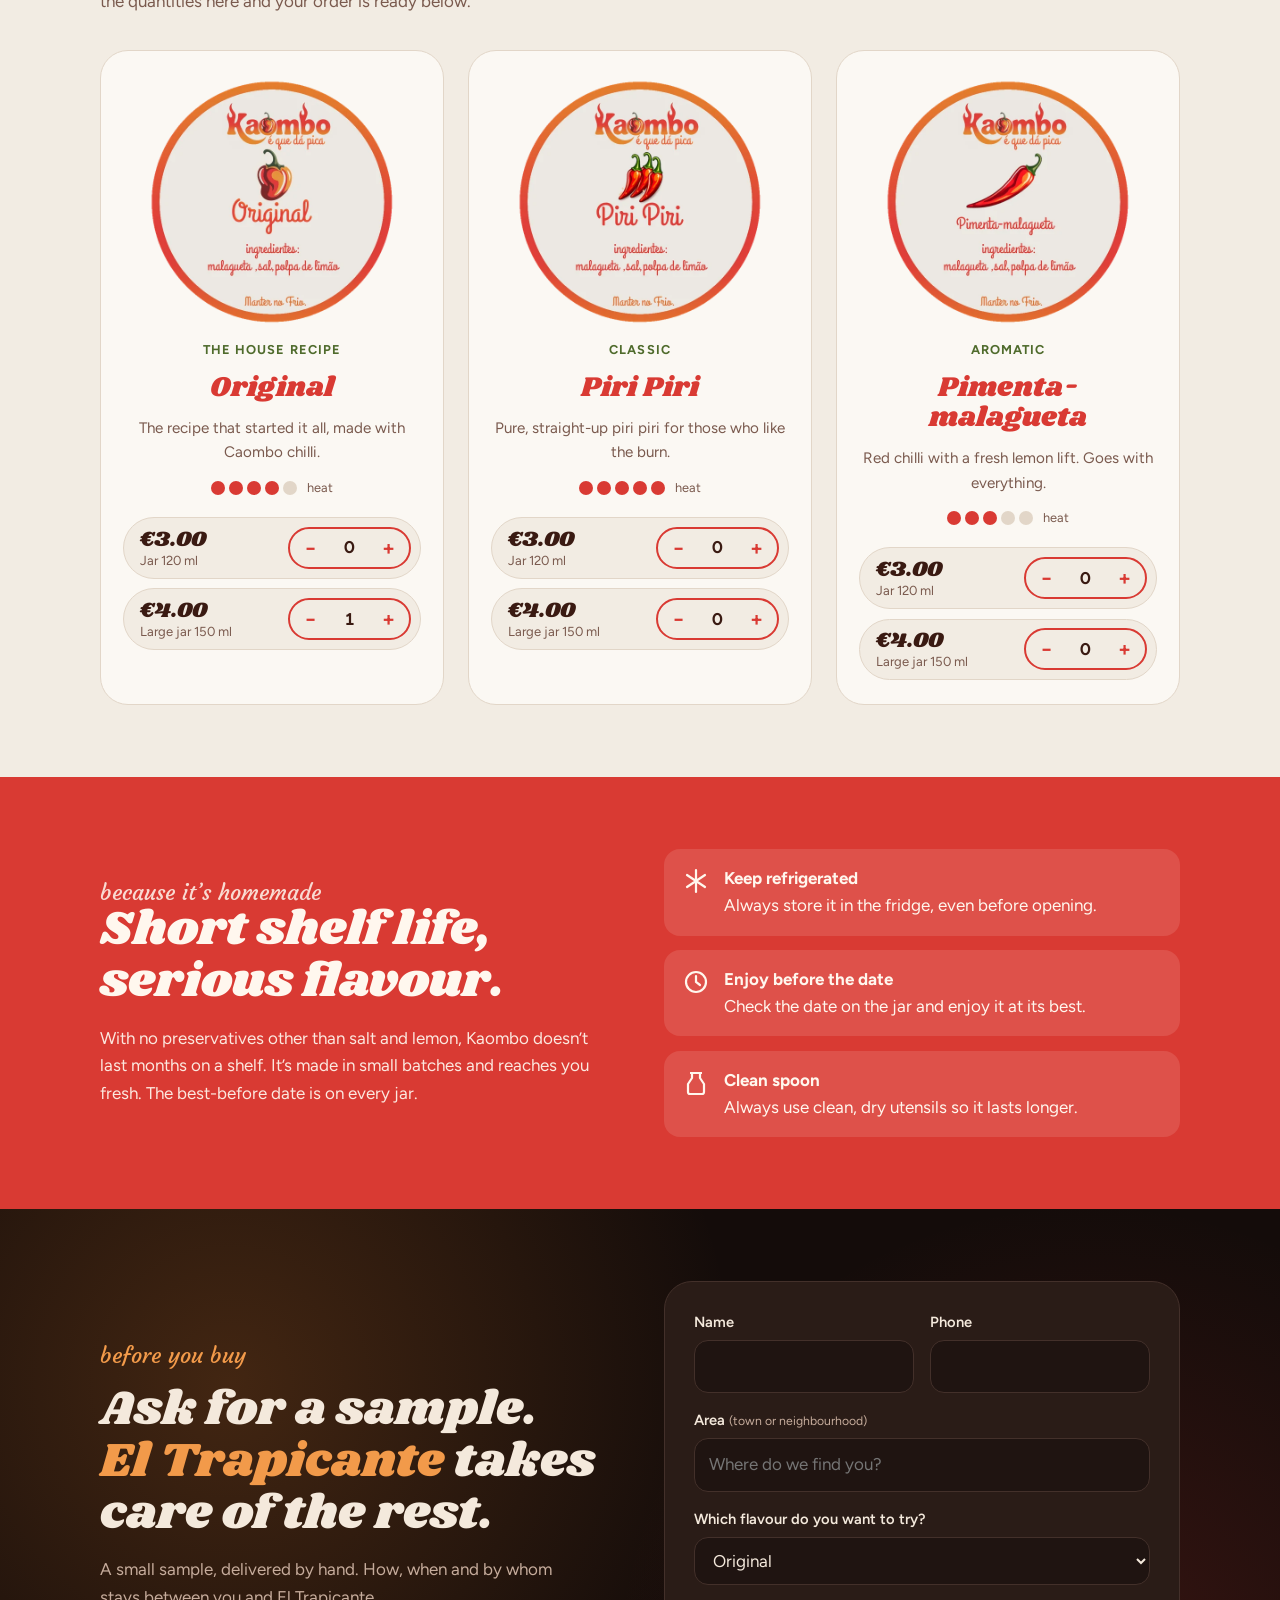
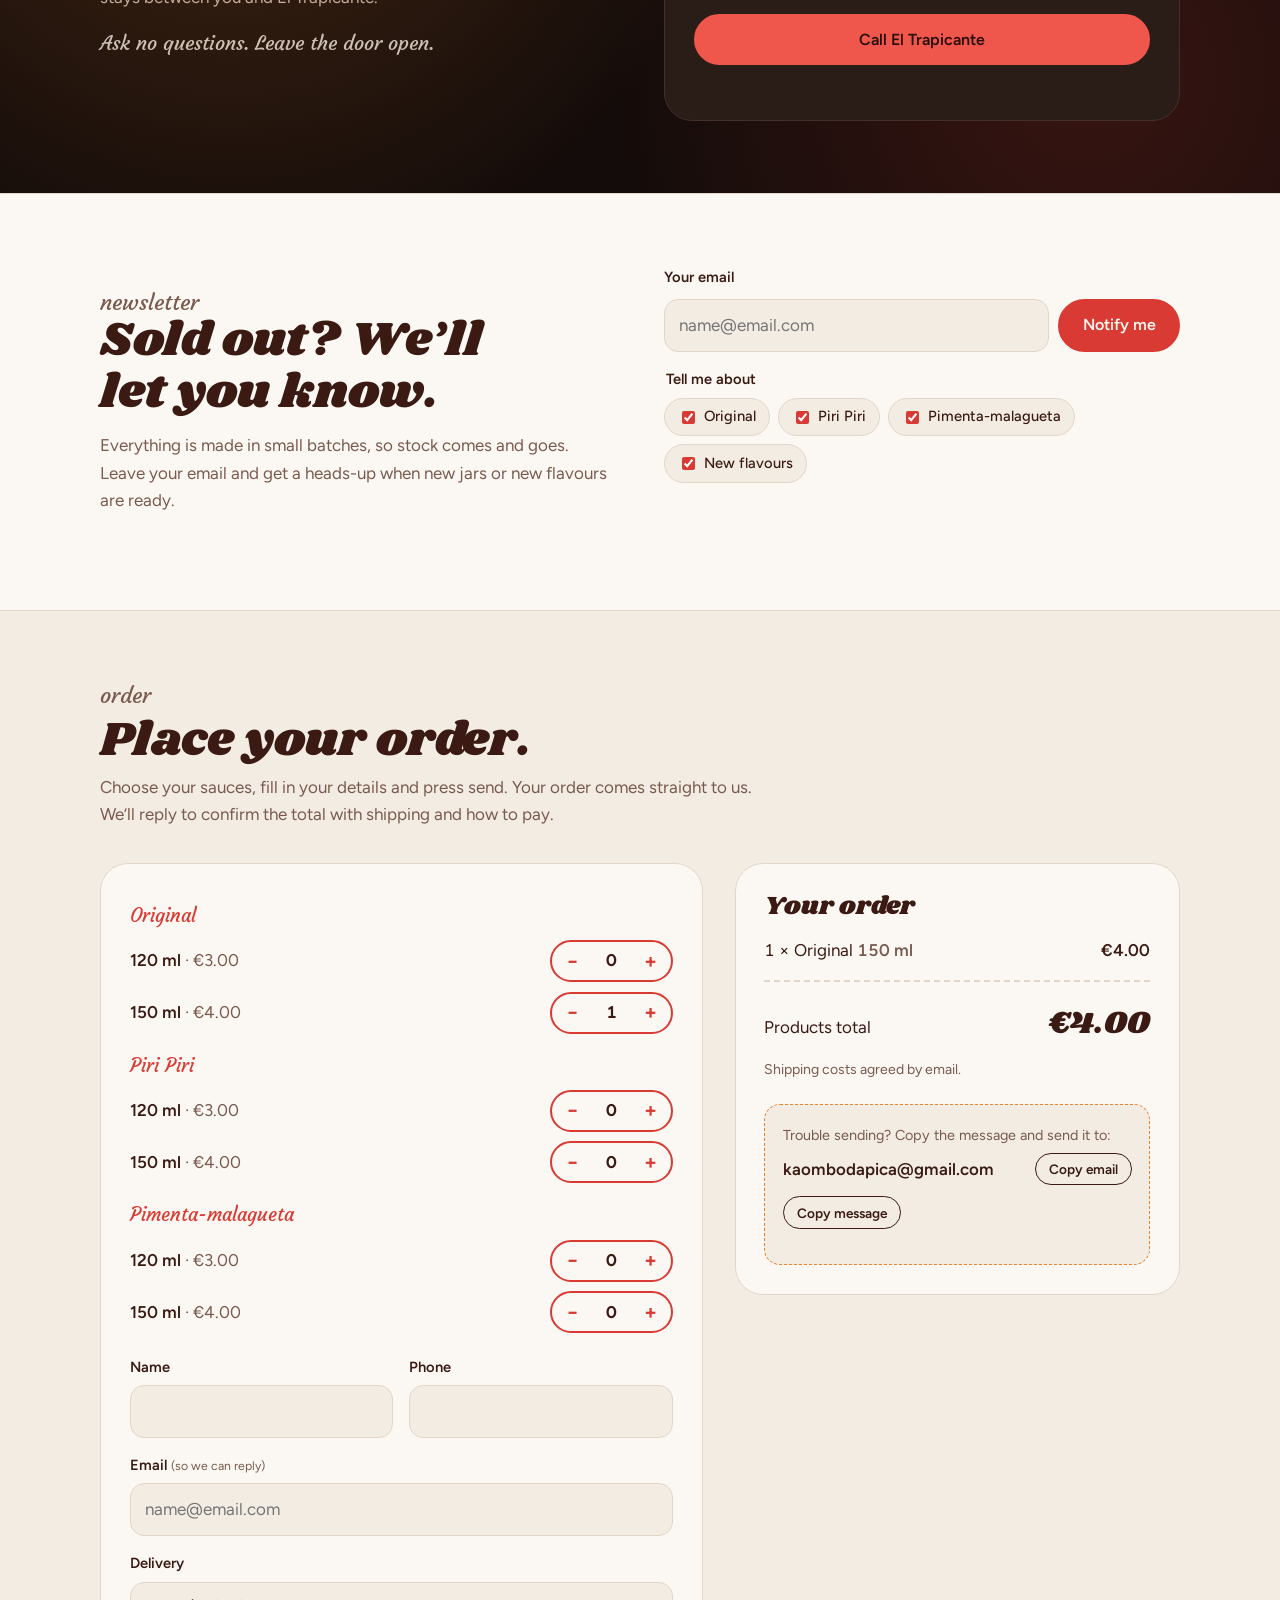
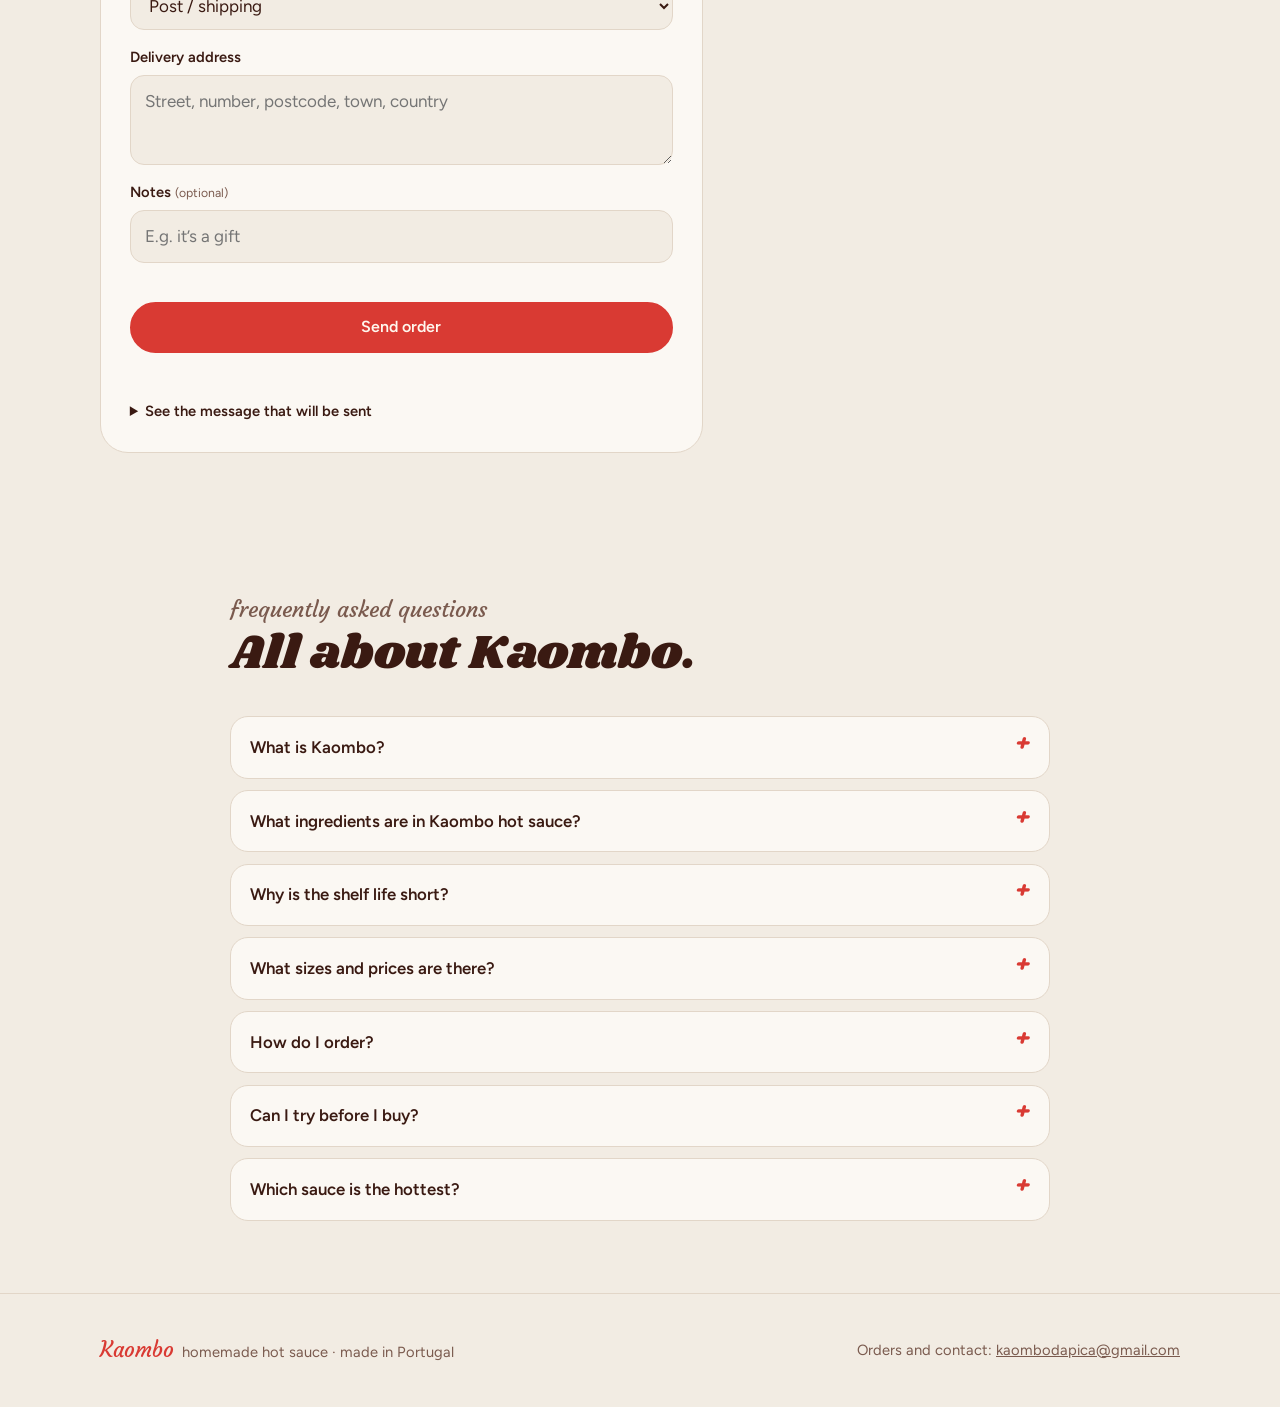
<file: en.html>
<!doctype html>
<html lang="en">
<head>
<meta charset="utf-8">
<meta name="viewport" content="width=device-width, initial-scale=1, viewport-fit=cover">
<title>Kaombo · Homemade Hot Sauce with Caombo Chilli | All Natural, Made in Portugal</title>
<meta name="description" content="Kaombo homemade hot sauce, made in Portugal with Caombo chilli, onion, lemon and salt. No artificial preservatives. Original, Piri Piri and Pimenta-malagueta in 120 ml and 150 ml jars. Order online.">
<meta name="keywords" content="Kaombo, Caombo chilli, homemade hot sauce, Portuguese hot sauce, piri piri sauce, peri peri, chilli sauce, natural hot sauce, no preservatives, hot sauce Portugal">
<meta name="author" content="Kaombo">
<meta name="robots" content="index, follow, max-image-preview:large">
<link rel="canonical" href="https://kaombodapica-commits.github.io/site/en.html">
<link rel="alternate" hreflang="pt-PT" href="https://kaombodapica-commits.github.io/site/">
<link rel="alternate" hreflang="en" href="https://kaombodapica-commits.github.io/site/en.html">
<link rel="alternate" hreflang="x-default" href="https://kaombodapica-commits.github.io/site/">
<meta name="theme-color" content="#D93A33">
<link rel="icon" type="image/png" sizes="48x48" href="favicon.png">
<link rel="icon" type="image/png" sizes="192x192" href="icon-192.png">
<link rel="apple-touch-icon" href="apple-touch-icon.png">
<meta property="og:type" content="website">
<meta property="og:locale" content="en_GB">
<meta property="og:locale:alternate" content="pt_PT">
<meta property="og:site_name" content="Kaombo">
<meta property="og:title" content="Kaombo · Homemade hot sauce with Caombo chilli">
<meta property="og:description" content="Made at home with chilli, onion, lemon and salt. No preservatives. É que dá pica.">
<meta property="og:url" content="https://kaombodapica-commits.github.io/site/en.html">
<meta property="og:image" content="https://kaombodapica-commits.github.io/site/kaombo-partilha.jpg">
<meta property="og:image:width" content="1200">
<meta property="og:image:height" content="630">
<meta property="og:image:alt" content="Kaombo logo and labels of the Original, Piri Piri and Pimenta-malagueta sauces">
<meta name="twitter:card" content="summary_large_image">
<meta name="twitter:title" content="Kaombo · Homemade hot sauce with Caombo chilli">
<meta name="twitter:description" content="Made at home with chilli, onion, lemon and salt. No preservatives. É que dá pica.">
<meta name="twitter:image" content="https://kaombodapica-commits.github.io/site/kaombo-partilha.jpg">
<script type="application/ld+json">
{
 "@context": "https://schema.org",
 "@graph": [
  {
   "@type": "Organization",
   "@id": "https://kaombodapica-commits.github.io/site/#marca",
   "name": "Kaombo",
   "slogan": "é que dá pica",
   "url": "https://kaombodapica-commits.github.io/site/",
   "logo": "https://kaombodapica-commits.github.io/site/icon-512.png",
   "email": "kaombodapica@gmail.com",
   "contactPoint": {
    "@type": "ContactPoint",
    "contactType": "customer service",
    "email": "kaombodapica@gmail.com",
    "availableLanguage": [
     "pt",
     "en"
    ]
   }
  },
  {
   "@type": "WebSite",
   "@id": "https://kaombodapica-commits.github.io/site/#site",
   "url": "https://kaombodapica-commits.github.io/site/",
   "name": "Kaombo",
   "inLanguage": [
    "pt-PT",
    "en"
   ],
   "publisher": {
    "@id": "https://kaombodapica-commits.github.io/site/#marca"
   }
  },
  {
   "@type": "Product",
   "name": "Kaombo Original — homemade hot sauce",
   "description": "Homemade hot sauce made with Caombo chilli. Natural ingredients: chilli, onion, lemon and salt. No artificial preservatives.",
   "brand": {
    "@type": "Brand",
    "name": "Kaombo"
   },
   "image": "https://kaombodapica-commits.github.io/site/kaombo-partilha.jpg",
   "category": "Hot sauces",
   "offers": {
    "@type": "AggregateOffer",
    "priceCurrency": "EUR",
    "lowPrice": "3.00",
    "highPrice": "4.00",
    "offerCount": "2",
    "url": "https://kaombodapica-commits.github.io/site/en.html#encomendar",
    "seller": {
     "@id": "https://kaombodapica-commits.github.io/site/#marca"
    }
   }
  },
  {
   "@type": "Product",
   "name": "Kaombo Piri Piri — homemade hot sauce",
   "description": "Homemade piri piri hot sauce, the hottest in the Kaombo range. Natural ingredients: chilli, onion, lemon and salt. No artificial preservatives.",
   "brand": {
    "@type": "Brand",
    "name": "Kaombo"
   },
   "image": "https://kaombodapica-commits.github.io/site/kaombo-partilha.jpg",
   "category": "Hot sauces",
   "offers": {
    "@type": "AggregateOffer",
    "priceCurrency": "EUR",
    "lowPrice": "3.00",
    "highPrice": "4.00",
    "offerCount": "2",
    "url": "https://kaombodapica-commits.github.io/site/en.html#encomendar",
    "seller": {
     "@id": "https://kaombodapica-commits.github.io/site/#marca"
    }
   }
  },
  {
   "@type": "Product",
   "name": "Kaombo Pimenta-malagueta — homemade hot sauce",
   "description": "Homemade red chilli hot sauce with lemon. Natural ingredients: chilli, onion, lemon and salt. No artificial preservatives.",
   "brand": {
    "@type": "Brand",
    "name": "Kaombo"
   },
   "image": "https://kaombodapica-commits.github.io/site/kaombo-partilha.jpg",
   "category": "Hot sauces",
   "offers": {
    "@type": "AggregateOffer",
    "priceCurrency": "EUR",
    "lowPrice": "3.00",
    "highPrice": "4.00",
    "offerCount": "2",
    "url": "https://kaombodapica-commits.github.io/site/en.html#encomendar",
    "seller": {
     "@id": "https://kaombodapica-commits.github.io/site/#marca"
    }
   }
  },
  {
   "@type": "FAQPage",
   "inLanguage": "en",
   "mainEntity": [
    {
     "@type": "Question",
     "name": "What is Kaombo?",
     "acceptedAnswer": {
      "@type": "Answer",
      "text": "Kaombo is a homemade hot sauce made in Portugal in small batches. The original recipe is made with Caombo chilli, and there are two more flavours: Piri Piri and Pimenta-malagueta (red chilli)."
     }
    },
    {
     "@type": "Question",
     "name": "What ingredients are in Kaombo hot sauce?",
     "acceptedAnswer": {
      "@type": "Answer",
      "text": "Chilli, onion, lemon and salt, all natural, plus one special house ingredient. No colourings, thickeners, added sugar or artificial preservatives."
     }
    },
    {
     "@type": "Question",
     "name": "Why is the shelf life short?",
     "acceptedAnswer": {
      "@type": "Answer",
      "text": "Kaombo has no preservatives other than natural ones, salt and lemon. It is made to be eaten fresh. The best-before date is on every jar, and it should always be kept in the fridge."
     }
    },
    {
     "@type": "Question",
     "name": "What sizes and prices are there?",
     "acceptedAnswer": {
      "@type": "Answer",
      "text": "Every flavour comes in a 120 ml jar for €3 and a large 150 ml jar for €4. Shipping costs are agreed by email after you order."
     }
    },
    {
     "@type": "Question",
     "name": "How do I order?",
     "acceptedAnswer": {
      "@type": "Answer",
      "text": "Choose your sauces and quantities on this page, fill in your details and press Send order. Your order comes straight to us and we reply to confirm the total, shipping and payment. You can also write to kaombodapica@gmail.com."
     }
    },
    {
     "@type": "Question",
     "name": "Can I try before I buy?",
     "acceptedAnswer": {
      "@type": "Answer",
      "text": "Yes. Ask for a small sample in the Sample section. It is delivered by hand by El Trapicante. The rest is a secret."
     }
    },
    {
     "@type": "Question",
     "name": "Which sauce is the hottest?",
     "acceptedAnswer": {
      "@type": "Answer",
      "text": "Piri Piri is the hottest. The Original, made with Caombo chilli, has an intense, balanced heat, and Pimenta-malagueta is the mildest and most aromatic."
     }
    }
   ]
  }
 ]
}
</script>
<meta name="claude:viewport-fit-sides" content="cover">
<link rel="preconnect" href="https://fonts.googleapis.com">
<link rel="preconnect" href="https://fonts.gstatic.com" crossorigin>
<link rel="stylesheet" href="https://fonts.googleapis.com/css2?family=Shrikhand&family=Figtree:wght@400;500;600;700&family=Courgette&display=swap">
<style>
/* Layout: label-cream page like the jar sticker, one big rotating badge hero, product "labels" in a row, order sheet that turns into an email. */
:root{
  --bg:#F2ECE3;          /* cream of the label */
  --paper:#FBF8F3;
  --ink:#3A1A12;         /* roasted pepper */
  --muted:#7A5A4E;
  --line:#E2D6C8;
  --red:#D93A33;         /* label red */
  --orange:#E8822E;      /* label orange */
  --leaf:#4F6B2C;        /* pepper stem */
  --on-red:#FFF7EE;
  --display:"Shrikhand", "Cooper Black", Georgia, serif;
  --script:"Courgette", "Brush Script MT", cursive;
  --body:"Figtree", system-ui, -apple-system, "Segoe UI", sans-serif;
  color-scheme:light;
}
@media (prefers-color-scheme:dark){:root:not([data-theme="light"]){
  --bg:#1F1411;--paper:#2A1C17;--ink:#F4E9DC;--muted:#C6AC9C;--line:#43302A;
  --red:#F0574C;--orange:#F29A4A;--leaf:#9CBB6A;--on-red:#2A0E0A;color-scheme:dark}}
:root[data-theme="dark"]{
  --bg:#1F1411;--paper:#2A1C17;--ink:#F4E9DC;--muted:#C6AC9C;--line:#43302A;
  --red:#F0574C;--orange:#F29A4A;--leaf:#9CBB6A;--on-red:#2A0E0A;color-scheme:dark}

*{box-sizing:border-box}
html{scroll-behavior:smooth}
body{background:var(--bg);color:var(--ink);font-family:var(--body);font-size:17px;line-height:1.6;margin:0}
.wrap{max-width:1120px;margin:0 auto;padding-left:max(20px,env(safe-area-inset-left,0px));padding-right:max(20px,env(safe-area-inset-right,0px))}
h1,h2,h3{font-family:var(--display);font-weight:400;line-height:1.08;text-wrap:balance;margin:0}
p{margin:0}
a{color:inherit}
:focus-visible{outline:3px solid var(--orange);outline-offset:3px;border-radius:6px}
.eyebrow{font-family:var(--script);color:var(--red);font-size:1.35rem;line-height:1.2}
.btn{display:inline-flex;align-items:center;justify-content:center;gap:.5rem;font:600 1rem/1 var(--body);
  padding:.95rem 1.4rem;border-radius:999px;border:2px solid var(--red);background:var(--red);color:var(--on-red);
  text-decoration:none;cursor:pointer;transition:transform .15s ease, background .15s ease}
.btn:hover{transform:translateY(-2px)}
.btn.ghost{background:transparent;color:var(--red)}
.btn:disabled{opacity:.45;cursor:not-allowed;transform:none}

/* header */
body::before{content:"";position:fixed;inset:0 0 auto;height:env(safe-area-inset-top,0px);z-index:10;background:var(--bg)}
header{position:sticky;top:env(safe-area-inset-top,0px);z-index:9;background:color-mix(in srgb,var(--bg) 88%,transparent);
  backdrop-filter:blur(10px);-webkit-backdrop-filter:blur(10px);border-bottom:1px solid var(--line)}
header .wrap{display:flex;align-items:center;justify-content:space-between;gap:1rem;padding-block:.6rem}
.brand{display:flex;align-items:center;gap:.6rem;text-decoration:none}
.brand img{width:44px;height:44px}
.brand span{font-family:var(--display);font-size:1.4rem;color:var(--red)}
nav{display:flex;align-items:center;gap:1.4rem;font-weight:500}
nav a{text-decoration:none;color:var(--muted)}
nav a:hover{color:var(--ink)}
nav .btn{padding:.65rem 1.1rem;font-size:.95rem}
.lang{display:inline-flex;border:1.5px solid var(--line);border-radius:999px;padding:3px;gap:2px}
.lang a{font:700 .78rem/1 var(--body);letter-spacing:.06em;padding:.45rem .6rem;border-radius:999px;color:var(--muted);text-decoration:none}
.lang a[aria-current]{background:var(--ink);color:var(--bg)}
@media (max-width:720px){nav a:not(.btn):not(.lang a){display:none}nav{gap:.6rem}}

/* hero */
.hero .wrap{display:grid;grid-template-columns:1.1fr .9fr;gap:3rem;align-items:center;padding-block:4.5rem 3.5rem}
.hero h1{font-size:clamp(2.5rem,6vw,4.6rem);color:var(--ink)}
.hero h1 em{font-style:normal;color:var(--red)}
.hero .lede{margin-top:1.25rem;font-size:1.15rem;max-width:34ch;color:var(--muted)}
.hero .ctas{display:flex;flex-wrap:wrap;gap:.8rem;margin-top:2rem}
.facts{display:flex;flex-wrap:wrap;gap:.5rem 1.5rem;margin-top:2rem;font-size:.92rem;color:var(--muted)}
.facts b{color:var(--ink);font-variant-numeric:tabular-nums}
.badge{position:relative;justify-self:center;width:min(100%,440px);aspect-ratio:1;max-width:100%}
.badge img{width:100%;height:100%;border-radius:50%;filter:drop-shadow(0 24px 40px rgba(120,40,20,.22));
  animation:wobble 9s ease-in-out infinite}
.badge .ring{position:absolute;inset:-6%;border-radius:50%;border:2px dashed color-mix(in srgb,var(--orange) 55%,transparent);animation:spin 40s linear infinite}
@keyframes wobble{0%,100%{transform:rotate(-4deg)}50%{transform:rotate(4deg)}}
@keyframes spin{to{transform:rotate(360deg)}}
@media (max-width:820px){.hero .wrap{grid-template-columns:1fr;padding-block:2.5rem;gap:2rem}.badge{width:min(80%,340px);order:-1}}

/* ingredients */
section{padding-block:4.5rem}
.sec-head{display:flex;flex-direction:column;gap:.4rem;margin-bottom:2.2rem}
.sec-head h2{font-size:clamp(2rem,4.4vw,3rem)}
.sec-head p{color:var(--muted);max-width:60ch}
.ingr{background:var(--paper);border-block:1px solid var(--line)}
.ingr-grid{display:grid;grid-template-columns:repeat(5,1fr);gap:1rem}
.ing{display:flex;flex-direction:column;gap:.6rem;padding:1.4rem 1.2rem;border-radius:20px;border:1px solid var(--line);background:var(--bg)}
.ing svg{width:46px;height:46px}
.ing h3{font-family:var(--body);font-weight:700;font-size:1.1rem}
.ing p{color:var(--muted);font-size:.95rem}
.none{margin-top:1.6rem;display:flex;flex-wrap:wrap;gap:.6rem}
.none span{font-size:.9rem;padding:.35rem .8rem;border-radius:999px;border:1px solid var(--line);color:var(--muted);text-decoration:line-through;text-decoration-color:var(--red)}
.ing.secret{background:var(--ink);color:var(--bg);border-color:var(--ink)}
.ing.secret p{color:color-mix(in srgb,var(--bg) 75%,transparent)}
.ing.secret svg{color:var(--orange)}
@media (max-width:1000px){.ingr-grid{grid-template-columns:repeat(2,1fr)}.ing.secret{grid-column:1/-1}}
@media (max-width:420px){.ingr-grid{grid-template-columns:1fr}}

/* products */
.prods{display:grid;grid-template-columns:repeat(3,1fr);gap:1.5rem}
.prod{display:flex;flex-direction:column;align-items:center;text-align:center;gap:.8rem;padding:1.6rem 1.4rem 1.5rem;border-radius:28px;background:var(--paper);border:1px solid var(--line)}
.prod img{width:min(100%,250px);aspect-ratio:1;transition:transform .4s ease}
.prod:hover img{transform:rotate(-6deg) scale(1.03)}
.prod h3{font-size:1.75rem;color:var(--red)}
.prod .tag{font-size:.8rem;font-weight:700;letter-spacing:.08em;text-transform:uppercase;color:var(--leaf)}
.prod .desc{color:var(--muted);font-size:.95rem;max-width:30ch}
.heat{display:flex;gap:4px;align-items:center;font-size:.8rem;color:var(--muted)}
.heat i{width:14px;height:14px;border-radius:50%;background:var(--line)}
.heat i.on{background:var(--red)}
.sizes{display:grid;gap:.6rem;width:100%;margin-top:.4rem}
.size{display:flex;align-items:center;justify-content:space-between;gap:.8rem;padding:.55rem .55rem .55rem 1rem;border-radius:999px;background:var(--bg);border:1px solid var(--line)}
.size .lbl{display:flex;flex-direction:column;align-items:flex-start;line-height:1.15;text-align:left}
.size .lbl b{font-family:var(--display);font-weight:400;font-size:1.35rem;font-variant-numeric:tabular-nums}
.size .lbl span{font-size:.82rem;color:var(--muted)}
.stepper{display:inline-flex;flex:none;align-items:center;border:2px solid var(--red);border-radius:999px;overflow:hidden}
.stepper button{width:40px;height:38px;border:0;background:transparent;color:var(--red);font:700 1.3rem/1 var(--body);cursor:pointer}
.stepper button:hover{background:color-mix(in srgb,var(--red) 12%,transparent)}
.stepper output{min-width:2.4rem;text-align:center;font-weight:700;font-variant-numeric:tabular-nums}
@media (max-width:900px){.prods{grid-template-columns:1fr 1fr}}
@media (max-width:600px){.prods{grid-template-columns:1fr}}

/* fresh */
.fresh{background:var(--red);color:var(--on-red)}
.fresh .wrap{display:grid;grid-template-columns:1fr 1fr;gap:3rem;align-items:center}
.fresh h2{font-size:clamp(2rem,4.4vw,3rem)}
.fresh .eyebrow{color:var(--on-red);opacity:.85}
.fresh p{opacity:.92;max-width:52ch}
.fresh ul{list-style:none;margin:0;padding:0;display:grid;gap:.9rem}
.fresh li{display:flex;gap:.9rem;align-items:flex-start;padding:1rem 1.1rem;border-radius:16px;background:color-mix(in srgb,var(--on-red) 12%,transparent)}
.fresh li b{display:block}
.fresh li svg{flex:none;width:28px;height:28px;margin-top:2px}
@media (max-width:820px){.fresh .wrap{grid-template-columns:1fr;gap:2rem}}

/* order */
.order-grid{display:grid;grid-template-columns:1.15fr .85fr;gap:2rem;align-items:start}
.card{background:var(--paper);border:1px solid var(--line);border-radius:28px;padding:1.8rem}
.field{display:flex;flex-direction:column;gap:.35rem}
.fields{display:grid;grid-template-columns:1fr 1fr;gap:1rem}
.fields .full{grid-column:1/-1}
label{font-weight:600;font-size:.92rem}
label small{font-weight:400;color:var(--muted)}
input,textarea,select{font:inherit;color:var(--ink);background:var(--bg);border:1.5px solid var(--line);border-radius:14px;padding:.75rem .9rem;width:100%}
input:focus,textarea:focus,select:focus{border-color:var(--orange);outline:none}
textarea{min-height:90px;resize:vertical}
.err{color:var(--red);font-size:.88rem;min-height:1.2em}
.lines{display:grid;gap:.6rem;margin:0 0 1rem}
.line{display:grid;grid-template-columns:1fr auto;gap:1rem;font-variant-numeric:tabular-nums}
.line span:last-child{font-weight:600}
.empty{color:var(--muted);font-size:.95rem}
.total{display:flex;justify-content:space-between;align-items:baseline;border-top:2px dashed var(--line);padding-top:1rem;margin-top:.5rem}
.total strong{font-family:var(--display);font-size:2rem;font-weight:400;font-variant-numeric:tabular-nums}
.note{font-size:.88rem;color:var(--muted);margin-top:.6rem}
.sum-qty{display:grid;gap:.6rem;margin-bottom:1.4rem}
.sum-qty .row{display:flex;justify-content:space-between;align-items:center;gap:1rem}
.sum-qty .row b{font-weight:600}
.sum-qty h4{margin:.4rem 0 0;font-family:var(--script);font-weight:400;color:var(--red);font-size:1.2rem}
.send{display:grid;gap:.7rem;margin-top:1.4rem}
.mail-box{margin-top:1.4rem;padding:1rem 1.1rem;border-radius:16px;background:var(--bg);border:1px dashed var(--orange)}
.mail-box .addr{display:flex;flex-wrap:wrap;align-items:center;justify-content:space-between;gap:.6rem;margin-top:.3rem}
.mail-box code{font:600 1.05rem var(--body);word-break:break-all;user-select:all}
.mini{font:600 .85rem var(--body);padding:.45rem .8rem;border-radius:999px;border:1.5px solid var(--ink);background:transparent;color:var(--ink);cursor:pointer}
.status{font-size:.95rem;font-weight:600;color:var(--leaf);min-height:1.3em}
.status.bad{color:var(--red)}
.preview{margin-top:1rem}
.preview summary{cursor:pointer;font-weight:600;font-size:.92rem}
.preview pre{white-space:pre-wrap;font:14px/1.5 ui-monospace,Menlo,monospace;background:var(--bg);border:1px solid var(--line);border-radius:12px;padding:1rem;margin:.6rem 0 0;max-height:280px;overflow:auto}
@media (max-width:860px){.order-grid{grid-template-columns:1fr}}
@media (max-width:520px){.fields{grid-template-columns:1fr}.card{padding:1.3rem}}

.trap{background:#140C0A;color:#F4E9DC;position:relative;overflow:hidden}
.trap::before{content:"";position:absolute;inset:0;background:radial-gradient(circle at 18% 30%,rgba(232,130,46,.22),transparent 45%),radial-gradient(circle at 85% 80%,rgba(217,58,51,.18),transparent 40%);pointer-events:none}
.trap .wrap{position:relative;display:grid;grid-template-columns:1fr 1fr;gap:3rem;align-items:center}
.trap h2{font-size:clamp(2rem,4.4vw,3rem)}
.trap h2 span{color:#F29A4A}
.trap .eyebrow{color:#F29A4A}
.trap-copy{display:grid;gap:1rem}
.trap-copy p{color:#C6AC9C;max-width:44ch}
.trap .whisper{font-family:var(--script);font-size:1.25rem;color:#F4E9DC;opacity:.8}
.trap-card{--bg:#1F1411;--paper:#2A1C17;--ink:#F4E9DC;--muted:#C6AC9C;--line:#43302A;--red:#F0574C;--on-red:#2A0E0A;--leaf:#9CBB6A;color:var(--ink);color-scheme:dark;display:grid;gap:.4rem}
@media (max-width:820px){.trap .wrap{grid-template-columns:1fr;gap:2rem}}
.news{background:var(--paper);border-block:1px solid var(--line)}
.news .wrap{display:grid;grid-template-columns:1fr 1fr;gap:3rem;align-items:center}
.news h2{font-size:clamp(2rem,4.4vw,3rem);margin-bottom:.8rem}
.news p{color:var(--muted);max-width:50ch}
.news-form{display:grid;gap:.6rem}
.news-row{display:flex;gap:.6rem;flex-wrap:wrap}
.news-row input{flex:1 1 220px;min-width:0}
.chips{border:0;padding:0;margin:.4rem 0 0;display:flex;flex-wrap:wrap;gap:.5rem}
.chips legend{font-weight:600;font-size:.92rem;margin-bottom:.4rem}
.chips label{display:inline-flex;align-items:center;gap:.4rem;font-weight:500;padding:.4rem .8rem;border:1px solid var(--line);border-radius:999px;background:var(--bg);cursor:pointer}
.chips input{width:auto;accent-color:var(--red)}
@media (max-width:820px){.news .wrap{grid-template-columns:1fr;gap:1.5rem}}
.faq-wrap{max-width:860px}
.faq{display:grid;gap:.7rem}
.qa{background:var(--paper);border:1px solid var(--line);border-radius:18px;padding:0 1.2rem}
.qa summary{cursor:pointer;list-style:none;padding:1.05rem 0;font-weight:600;font-size:1.05rem;display:flex;justify-content:space-between;gap:1rem}
.qa summary::-webkit-details-marker{display:none}
.qa summary::after{content:"+";font-family:var(--display);color:var(--red);font-size:1.4rem;line-height:1}
.qa[open] summary::after{content:"–"}
.qa p{color:var(--muted);padding-bottom:1.1rem;max-width:65ch}
footer{border-top:1px solid var(--line);padding-block:2.5rem;color:var(--muted);font-size:.92rem}
footer .wrap{display:flex;flex-wrap:wrap;justify-content:space-between;gap:1rem;align-items:center}
footer .script{font-family:var(--script);color:var(--red);font-size:1.3rem}

@media (prefers-reduced-motion:reduce){*{animation:none!important;transition:none!important}html{scroll-behavior:auto}}
</style>
</head>
<body>

<header>
  <div class="wrap">
    <a class="brand" href="#topo"><img src="[data-uri]" alt="" width="44" height="44"><span>Kaombo</span></a>
    <nav>
      <a href="#ingredientes">Ingredients</a>
      <a href="#molhos">Sauces</a>
      <a href="#amostra">Sample</a>
      <a href="#novidades">News</a>
      <a class="btn" href="#encomendar">Order</a>
      <div class="lang" aria-label="Language"><a href="index.html" hreflang="pt" lang="pt" title="Português">PT</a><a href="en.html" hreflang="en" lang="en" aria-current="page" title="English">EN</a></div>
    </nav>
  </div>
</header>

<main id="topo">
  <section class="hero" style="padding-block:0">
    <div class="wrap">
      <div>
        <p class="eyebrow">é que dá pica · that’s the kick</p>
        <h1>Homemade hot sauce, made with <em>Caombo</em> chilli.</h1>
        <p class="lede">The original recipe was born from the Caombo chilli. Made at home in small batches, with natural ingredients only and one house secret.</p>
        <div class="ctas">
          <a class="btn" href="#molhos">See the sauces</a>
          <a class="btn ghost" href="#amostra">Ask for a sample</a>
        </div>
        <div class="facts">
          <span><b>4</b> ingredients <b>+ 1</b> secret</span>
          <span><b>0</b> artificial preservatives</span>
          <span><b>120</b> and <b>150 ml</b></span>
        </div>
      </div>
      <div class="badge"><div class="ring" aria-hidden="true"></div><img src="[data-uri]" alt="Kaombo logo, é que dá pica"></div>
    </div>
  </section>

  <section class="ingr" id="ingredientes">
    <div class="wrap">
      <div class="sec-head">
        <p class="eyebrow">what’s inside</p>
        <h2>Four ingredients and a secret.</h2>
        <p>All natural. No thickeners, no colourings, no lab-made preservatives. Salt and lemon do the job nature always did. The fifth ingredient stays in the family.</p>
      </div>
      <div class="ingr-grid">
        <div class="ing">
          <svg viewBox="0 0 48 48" aria-hidden="true"><path d="M27 8c0 4 2 6 5 7" fill="none" stroke="var(--leaf)" stroke-width="3" stroke-linecap="round"/><path d="M20 15c6-3 14 0 14 7s-6 16-18 20c-4 1-6-1-3-3 6-5 6-10 4-16-1-3 0-6 3-8z" fill="var(--red)"/></svg>
          <h3>Chilli</h3><p>Caombo in the original recipe, and other chillies in the other sauces.</p>
        </div>
        <div class="ing">
          <svg viewBox="0 0 48 48" aria-hidden="true"><ellipse cx="24" cy="28" rx="14" ry="13" fill="var(--orange)" opacity=".9"/><path d="M24 15c0-5 2-8 5-9M24 15c-1-4-4-6-7-6" fill="none" stroke="var(--leaf)" stroke-width="3" stroke-linecap="round"/><path d="M17 26c2 5 5 8 7 9M31 26c-2 5-5 8-7 9" stroke="var(--paper)" stroke-width="2" fill="none" stroke-linecap="round"/></svg>
          <h3>Onion</h3><p>Adds body and a sweet base that balances the heat.</p>
        </div>
        <div class="ing">
          <svg viewBox="0 0 48 48" aria-hidden="true"><ellipse cx="24" cy="25" rx="16" ry="12" fill="#E9C93A"/><circle cx="24" cy="25" r="7" fill="none" stroke="var(--paper)" stroke-width="2"/><path d="M24 18v14M17 25h14M19 20l10 10M29 20 19 30" stroke="var(--paper)" stroke-width="1.5"/></svg>
          <h3>Lemon</h3><p>Lemon pulp for freshness and natural acidity.</p>
        </div>
        <div class="ing">
          <svg viewBox="0 0 48 48" aria-hidden="true"><path d="M14 40h20l-3-20H17z" fill="var(--muted)" opacity=".35"/><path d="M17 20h14l-2-8H19z" fill="var(--muted)" opacity=".6"/><circle cx="20" cy="8" r="1.6" fill="var(--muted)"/><circle cx="26" cy="6" r="1.6" fill="var(--muted)"/><circle cx="29" cy="10" r="1.6" fill="var(--muted)"/></svg>
          <h3>Salt</h3><p>Seasons and preserves, the way it has been done for generations.</p>
        </div>
        <div class="ing secret">
          <svg viewBox="0 0 48 48" aria-hidden="true"><circle cx="24" cy="24" r="17" fill="none" stroke="currentColor" stroke-width="2.5" stroke-dasharray="4 5"/><text x="24" y="32" text-anchor="middle" font-family="Shrikhand, Georgia, serif" font-size="22" fill="currentColor">?</text></svg>
          <h3>Special ingredient</h3><p>It’s not on the internet label. It’s in the jar. Taste it and try to guess.</p>
        </div>
      </div>
      <div class="none" aria-label="What it does not contain">
        <span>preservatives</span><span>colourings</span><span>added sugar</span><span>thickeners</span>
      </div>
    </div>
  </section>

  <section id="molhos">
    <div class="wrap">
      <div class="sec-head">
        <p class="eyebrow">the sauces</p>
        <h2>Pick your kick.</h2>
        <p>Every sauce comes in two sizes: a 120 ml jar for €3 and a large 150 ml jar for €4. Pick the quantities here and your order is ready below.</p>
      </div>
      <div class="prods" id="prods"></div>
    </div>
  </section>

  <section class="fresh" id="frescura">
    <div class="wrap">
      <div>
        <p class="eyebrow">because it’s homemade</p>
        <h2>Short shelf life, serious flavour.</h2>
        <p style="margin-top:1rem">With no preservatives other than salt and lemon, Kaombo doesn’t last months on a shelf. It’s made in small batches and reaches you fresh. The best-before date is on every jar.</p>
      </div>
      <ul>
        <li><svg viewBox="0 0 28 28" aria-hidden="true"><path d="M14 3v22M5 8l18 12M23 8 5 20" stroke="currentColor" stroke-width="2.2" stroke-linecap="round"/></svg><div><b>Keep refrigerated</b>Always store it in the fridge, even before opening.</div></li>
        <li><svg viewBox="0 0 28 28" aria-hidden="true"><circle cx="14" cy="14" r="10" fill="none" stroke="currentColor" stroke-width="2.2"/><path d="M14 8v6l4 3" stroke="currentColor" stroke-width="2.2" fill="none" stroke-linecap="round"/></svg><div><b>Enjoy before the date</b>Check the date on the jar and enjoy it at its best.</div></li>
        <li><svg viewBox="0 0 28 28" aria-hidden="true"><path d="M8 4h12M10 4v5l-4 6v8a2 2 0 0 0 2 2h12a2 2 0 0 0 2-2v-8l-4-6V4" fill="none" stroke="currentColor" stroke-width="2.2" stroke-linejoin="round"/></svg><div><b>Clean spoon</b>Always use clean, dry utensils so it lasts longer.</div></li>
      </ul>
    </div>
  </section>

  <section class="trap" id="amostra">
    <div class="wrap">
      <div class="trap-copy">
        <p class="eyebrow">before you buy</p>
        <h2>Ask for a sample.<br><span>El Trapicante</span> takes care of the rest.</h2>
        <p>A small sample, delivered by hand. How, when and by whom stays between you and El Trapicante.</p>
        <p class="whisper">Ask no questions. Leave the door open.</p>
      </div>
      <form class="card trap-card" id="sample-form" novalidate>
        <div class="fields">
          <div class="field"><label for="s-nome">Name</label><input id="s-nome" autocomplete="name"></div>
          <div class="field"><label for="s-tel">Phone</label><input id="s-tel" type="tel" autocomplete="tel"></div>
          <div class="field full"><label for="s-zona">Area <small>(town or neighbourhood)</small></label><input id="s-zona" placeholder="Where do we find you?"></div>
          <div class="field full"><label for="s-sabor">Which flavour do you want to try?</label>
            <select id="s-sabor"><option>Original</option><option>Piri Piri</option><option>Pimenta-malagueta</option><option value="Surpreende-me">Surprise me</option></select></div>
        </div>
        <p class="err" id="s-err" role="alert"></p>
        <button class="btn" type="submit">Call El Trapicante</button>
        <p class="status" id="s-status" aria-live="polite"></p>
      </form>
    </div>
  </section>

  <section class="news" id="novidades">
    <div class="wrap">
      <div>
        <p class="eyebrow">newsletter</p>
        <h2>Sold out? We’ll let you know.</h2>
        <p>Everything is made in small batches, so stock comes and goes. Leave your email and get a heads-up when new jars or new flavours are ready.</p>
      </div>
      <form class="news-form" id="news-form" novalidate>
        <label for="n-email">Your email</label>
        <div class="news-row">
          <input id="n-email" type="email" autocomplete="email" placeholder="name@email.com">
          <button class="btn" type="submit">Notify me</button>
        </div>
        <fieldset class="chips"><legend>Tell me about</legend>
          <label><input type="checkbox" name="n-int" value="Original" checked> Original</label>
          <label><input type="checkbox" name="n-int" value="Piri Piri" checked> Piri Piri</label>
          <label><input type="checkbox" name="n-int" value="Pimenta-malagueta" checked> Pimenta-malagueta</label>
          <label><input type="checkbox" name="n-int" value="Sabores novos" checked> New flavours</label>
        </fieldset>
        <p class="err" id="n-err" role="alert"></p>
        <p class="status" id="n-status" aria-live="polite"></p>
      </form>
    </div>
  </section>

  <section id="encomendar">
    <div class="wrap">
      <div class="sec-head">
        <p class="eyebrow">order</p>
        <h2>Place your order.</h2>
        <p>Choose your sauces, fill in your details and press send. Your order comes straight to us. We’ll reply to confirm the total with shipping and how to pay.</p>
      </div>
      <div class="order-grid">
        <form class="card" id="form" novalidate>
          <div class="sum-qty" id="qtys"></div>
          <div class="fields">
            <div class="field"><label for="nome">Name</label><input id="nome" name="nome" autocomplete="name" required></div>
            <div class="field"><label for="tel">Phone</label><input id="tel" name="tel" type="tel" autocomplete="tel"></div>
            <div class="field full"><label for="cmail">Email <small>(so we can reply)</small></label><input id="cmail" name="cmail" type="email" autocomplete="email" placeholder="name@email.com"></div>
            <div class="field full"><label for="entrega">Delivery</label>
              <select id="entrega" name="entrega"><option value="correio">Post / shipping</option><option value="mao">Hand pick-up</option></select></div>
            <div class="field full" id="morada-wrap"><label for="morada">Delivery address</label><textarea id="morada" name="morada" autocomplete="street-address" placeholder="Street, number, postcode, town, country"></textarea></div>
            <div class="field full"><label for="notas">Notes <small>(optional)</small></label><input id="notas" name="notas" placeholder="E.g. it’s a gift"></div>
          </div>
          <p class="err" id="err" role="alert"></p>
          <div class="send">
            <button class="btn" type="submit" id="send">Send order</button>
            <p class="status" id="o-status" aria-live="polite"></p>
          </div>
          <details class="preview"><summary>See the message that will be sent</summary><pre id="msg"></pre></details>
        </form>

        <aside class="card">
          <h3 style="font-size:1.6rem;margin-bottom:1rem">Your order</h3>
          <div class="lines" id="lines"></div>
          <div class="total"><span>Products total</span><strong id="total">€0.00</strong></div>
          <p class="note">Shipping costs agreed by email.</p>
          <div class="mail-box">
            <span style="font-size:.9rem;color:var(--muted)">Trouble sending? Copy the message and send it to:</span>
            <div class="addr"><code id="mail-addr"></code><button class="mini" type="button" id="copy-addr">Copy email</button></div>
            <div style="margin-top:.7rem"><button class="mini" type="button" id="copy-msg">Copy message</button></div>
            <p class="status" id="status" aria-live="polite"></p>
          </div>
        </aside>
      </div>
    </div>
  </section>
  <section id="perguntas">
    <div class="wrap faq-wrap">
      <div class="sec-head">
        <p class="eyebrow">frequently asked questions</p>
        <h2>All about Kaombo.</h2>
      </div>
      <div class="faq">
        <details class="qa"><summary>What is Kaombo?</summary><p>Kaombo is a homemade hot sauce made in Portugal in small batches. The original recipe is made with Caombo chilli, and there are two more flavours: Piri Piri and Pimenta-malagueta (red chilli).</p></details>
        <details class="qa"><summary>What ingredients are in Kaombo hot sauce?</summary><p>Chilli, onion, lemon and salt, all natural, plus one special house ingredient. No colourings, thickeners, added sugar or artificial preservatives.</p></details>
        <details class="qa"><summary>Why is the shelf life short?</summary><p>Kaombo has no preservatives other than natural ones, salt and lemon. It is made to be eaten fresh. The best-before date is on every jar, and it should always be kept in the fridge.</p></details>
        <details class="qa"><summary>What sizes and prices are there?</summary><p>Every flavour comes in a 120 ml jar for €3 and a large 150 ml jar for €4. Shipping costs are agreed by email after you order.</p></details>
        <details class="qa"><summary>How do I order?</summary><p>Choose your sauces and quantities on this page, fill in your details and press Send order. Your order comes straight to us and we reply to confirm the total, shipping and payment. You can also write to kaombodapica@gmail.com.</p></details>
        <details class="qa"><summary>Can I try before I buy?</summary><p>Yes. Ask for a small sample in the Sample section. It is delivered by hand by El Trapicante. The rest is a secret.</p></details>
        <details class="qa"><summary>Which sauce is the hottest?</summary><p>Piri Piri is the hottest. The Original, made with Caombo chilli, has an intense, balanced heat, and Pimenta-malagueta is the mildest and most aromatic.</p></details>
      </div>
    </div>
  </section>
</main>

<footer>
  <div class="wrap">
    <span><span class="script">Kaombo</span> &nbsp;homemade hot sauce · made in Portugal</span>
    <span>Orders and contact: <a id="foot-mail" href="mailto:kaombodapica@gmail.com">kaombodapica@gmail.com</a></span>
  </div>
</footer>

<script>
/* ===== ALTERA AQUI O EMAIL DAS ENCOMENDAS ===== */
const EMAIL = "kaombodapica@gmail.com";
/* URL da aplicação Web do Google Apps Script (folha de encomendas). Vazio = só email. */
const SHEET_URL = "https://script.google.com/macros/s/AKfycbyYGHD2rittknyYnJAhVlIS_eKPxUdaUt9SJz5_aEzvN7DU6VwX4SluSPi4L0VxgPwQ6w/exec";
const LANG = document.documentElement.lang && document.documentElement.lang.startsWith("en") ? "en" : "pt";
/* ============================================== */

const SIZES = [{ml:120, price:3.00, label:"Jar"}, {ml:150, price:4.00, label:"Large jar"}];
const PRODUCTS = [
  {id:"original", name:"Original", tag:"the house recipe", heat:4,
   desc:"The recipe that started it all, made with Caombo chilli.", img:"[data-uri]"},
  {id:"piripiri", name:"Piri Piri", tag:"classic", heat:5,
   desc:"Pure, straight-up piri piri for those who like the burn.", img:"[data-uri]"},
  {id:"malagueta", name:"Pimenta-malagueta", tag:"aromatic", heat:3,
   desc:"Red chilli with a fresh lemon lift. Goes with everything.", img:"[data-uri]"}
];
const ITEMS = PRODUCTS.flatMap(p => SIZES.map(s => ({key:`${p.id}-${s.ml}`, p, s})));
const qty = Object.fromEntries(ITEMS.map(i => [i.key, 0]));
qty["original-150"] = 1;
const eur = n => "€" + n.toFixed(2); /*EUR*/
const $ = id => document.getElementById(id);

function stepper(it){
  const nm = `${it.p.name} ${it.s.ml} ml`;
  return `<div class="stepper" role="group" aria-label="Quantity of ${nm}">
    <button type="button" data-id="${it.key}" data-d="-1" aria-label="Fewer ${nm}">−</button>
    <output data-out="${it.key}">${qty[it.key]}</output>
    <button type="button" data-id="${it.key}" data-d="1" aria-label="More ${nm}">+</button></div>`;
}
$("prods").innerHTML = PRODUCTS.map(p => `
  <article class="prod">
    <img src="${p.img}" alt="Kaombo ${p.name} label" width="250" height="250" loading="lazy">
    <span class="tag">${p.tag}</span>
    <h3>${p.name}</h3>
    <p class="desc">${p.desc}</p>
    <div class="heat" aria-label="Heat ${p.heat} out of 5">${[1,2,3,4,5].map(i=>`<i class="${i<=p.heat?'on':''}"></i>`).join("")}<span style="margin-left:6px">heat</span></div>
    <div class="sizes">${ITEMS.filter(i=>i.p===p).map(i => `
      <div class="size"><span class="lbl"><b>${eur(i.s.price)}</b><span>${i.s.label} ${i.s.ml} ml</span></span>${stepper(i)}</div>`).join("")}
    </div>
  </article>`).join("");
$("qtys").innerHTML = PRODUCTS.map(p => `<h4>${p.name}</h4>` + ITEMS.filter(i=>i.p===p).map(i =>
  `<div class="row"><b>${i.s.ml} ml <span style="color:var(--muted);font-weight:400">· ${eur(i.s.price)}</span></b>${stepper(i)}</div>`).join("")).join("");

document.addEventListener("click", e => {
  const b = e.target.closest("button[data-id]");
  if(!b) return;
  const id = b.dataset.id;
  qty[id] = Math.max(0, Math.min(50, qty[id] + Number(b.dataset.d)));
  render();
});

function message(){
  const f = id => $(id).value.trim();
  const items = ITEMS.filter(i => qty[i.key] > 0);
  const total = items.reduce((s,i) => s + i.s.price*qty[i.key], 0);
  const lines = [
    "Hello! I would like to order:", "",
    ...items.map(i => `- ${qty[i.key]} x Kaombo ${i.p.name} ${i.s.ml} ml — ${eur(i.s.price*qty[i.key])}`),
    "", `Products total: ${eur(total)} (shipping to be agreed)`, "",
    `Name: ${f("nome") || "—"}`,
    `Phone: ${f("tel") || "—"}`,
    `Email: ${f("cmail") || "—"}`,
    `Delivery: ${$("entrega").selectedOptions[0].text}`
  ];
  if(($("entrega").value==="correio")) lines.push(`Address: ${f("morada") || "—"}`);
  if(f("notas")) lines.push(`Notes: ${f("notas")}`);
  lines.push("", "Thank you!");
  return {text: lines.join("\n"), items, total};
}

function render(){
  document.querySelectorAll("[data-out]").forEach(o => o.textContent = qty[o.dataset.out]);
  const {text, items, total} = message();
  $("lines").innerHTML = items.length
    ? items.map(i => `<div class="line"><span>${qty[i.key]} × ${i.p.name} <span style="color:var(--muted)">${i.s.ml} ml</span></span><span>${eur(i.s.price*qty[i.key])}</span></div>`).join("")
    : `<p class="empty">You haven’t picked a sauce yet.</p>`;
  $("total").textContent = eur(total);
  $("msg").textContent = text;
  $("morada-wrap").hidden = !($("entrega").value==="correio");
}

$("form").addEventListener("input", render);
$("entrega").addEventListener("change", render);

function validate(){
  const {items} = message();
  if(!items.length) return "Pick at least one jar.";
  if(!$("nome").value.trim()) { $("nome").focus(); return "Please enter your name."; }
  const em = $("cmail").value.trim();
  if(!$("tel").value.trim() && !em) { $("tel").focus(); return "Leave a phone number or an email so we can reach you."; }
  if(em && !EMAIL_RE.test(em)) { $("cmail").focus(); return "That email doesn’t look right. Example: name@email.com."; }
  if(($("entrega").value==="correio") && !$("morada").value.trim()) { $("morada").focus(); return "Enter a delivery address, or choose hand pick-up."; }
  return "";
}
const EMAIL_RE = /^[^\s@]+@[^\s@]+\.[^\s@]+$/;

/* Envio direto via FormSubmit (sem abrir o programa de email) */
async function sendForm(fields, btn, statusEl, okMsg, tipo, dados){
  const label = btn.textContent;
  btn.disabled = true; btn.textContent = "Sending…";
  statusEl.classList.remove("bad"); statusEl.textContent = "";
  if(SHEET_URL && tipo){
    try {
      const r = await fetch(SHEET_URL, {method:"POST", headers:{"Content-Type":"text/plain;charset=utf-8"}, body: JSON.stringify({tipo, lang: LANG, dados})});
      const j = await r.json();
      if(j && j.ok){
        statusEl.textContent = okMsg + (j.id && /^[A-Z]{3}-/.test(j.id) ? " (" + j.id + ")" : "");
        btn.disabled = false; btn.textContent = label;
        return true;
      }
      console.warn("Folha:", j);
    } catch(e){ console.warn("Folha indisponível, a tentar email:", e); }
  }
  try {
    const res = await fetch(`https://formsubmit.co/ajax/${EMAIL}`, {
      method: "POST",
      headers: {"Content-Type": "application/json", "Accept": "application/json"},
      body: JSON.stringify({_template: "box", _captcha: "false", ...fields})
    });
    const data = await res.json().catch(() => ({}));
    if(!res.ok || String(data.success) === "false") throw new Error(data.message || res.status);
    statusEl.textContent = okMsg;
    return true;
  } catch(err) {
    statusEl.classList.add("bad");
    const why = String(err && err.message || "");
    if(/activat/i.test(why)) {
      statusEl.textContent = "This form is not activated yet. The site owner needs to confirm the FormSubmit activation email at " + EMAIL + ".";
    } else if(err instanceof TypeError) {
      statusEl.textContent = "Could not reach the sending service (an ad blocker may be stopping it). Try another browser or email " + EMAIL + ".";
    } else {
      statusEl.textContent = "Could not send (" + why.slice(0,160) + "). Please email " + EMAIL + ".";
    }
    console.warn("FormSubmit:", err);
    return false;
  } finally {
    btn.disabled = false; btn.textContent = label;
  }
}

$("form").addEventListener("submit", async e => {
  e.preventDefault();
  const err = validate();
  $("err").textContent = err;
  if(err) return;
  const {text, items} = message();
  const n = items.reduce((s,i)=>s+qty[i.key],0);
  const nome = $("nome").value.trim();
  const fields = {_subject: `Encomenda Kaombo [EN] — ${n} jar${n>1?"s":""} — ${nome}`, Nome: nome, Encomenda: text};
  const em = $("cmail").value.trim(); if(em) fields.email = em;
  const dados = {nome, tel: $("tel").value.trim(), email: em, entrega: $("entrega").selectedOptions[0].text,
    morada: ($("entrega").value==="correio") ? $("morada").value.trim() : "", notas: $("notas").value.trim(),
    qtd: Object.fromEntries(items.map(i => [i.key, qty[i.key]])), resumo: text};
  const ok = await sendForm(fields, $("send"), $("o-status"), "Order sent! We’ll reply soon to confirm.", "encomenda", dados);
  if(ok) $("form").querySelectorAll("#notas").forEach(i => i.value = "");
});

$("sample-form").addEventListener("submit", async e => {
  e.preventDefault();
  const v = id => $(id).value.trim();
  let err = "";
  if(!v("s-nome")) err = "Tell us your name.";
  else if(!v("s-tel")) err = "Leave a phone number. El Trapicante never rings without warning.";
  else if(!v("s-zona")) err = "Tell us your area.";
  $("s-err").textContent = err;
  if(err) return;
  const ok = await sendForm({
    _subject: `Pedido de amostra [EN] — El Trapicante — ${v("s-nome")}`,
    Nome: v("s-nome"), Telemóvel: v("s-tel"), Zona: v("s-zona"), Sabor: $("s-sabor").value
  }, e.submitter || e.target.querySelector("button[type=submit]"), $("s-status"), "Request received. El Trapicante will be in touch.",
     "amostra", {nome: v("s-nome"), tel: v("s-tel"), zona: v("s-zona"), sabor: $("s-sabor").value});
  if(ok) e.target.reset();
});

$("news-form").addEventListener("submit", async e => {
  e.preventDefault();
  const mail = $("n-email").value.trim();
  const ints = [...document.querySelectorAll('input[name="n-int"]:checked')].map(c => c.value);
  let err = "";
  if(!EMAIL_RE.test(mail)) err = "Enter a valid email, e.g. name@email.com.";
  else if(!ints.length) err = "Pick at least one topic.";
  $("n-err").textContent = err;
  if(err) return;
  const ok = await sendForm({
    _subject: "Newsletter Kaombo [EN] — nova inscrição",
    email: mail, "Avisar sobre": ints.join(", ")
  }, e.submitter || e.target.querySelector("button[type=submit]"), $("n-status"), "You’re in! We’ll let you know when there’s stock.",
     "newsletter", {email: mail, interesses: ints.join(", ")});
  if(ok) $("n-email").value = "";
});

async function copy(text, label){
  try { await navigator.clipboard.writeText(text); $("status").textContent = label + " copied."; }
  catch {
    const t = document.createElement("textarea"); t.value = text; document.body.appendChild(t); t.select();
    try { document.execCommand("copy"); $("status").textContent = label + " copied."; } catch { $("status").textContent = "Select and copy it manually."; }
    t.remove();
  }
}
$("copy-addr").addEventListener("click", () => copy(EMAIL, "Email"));
$("copy-msg").addEventListener("click", () => copy(message().text, "Message"));

$("mail-addr").textContent = EMAIL;

render();
</script>

</body>
</html>
</file>
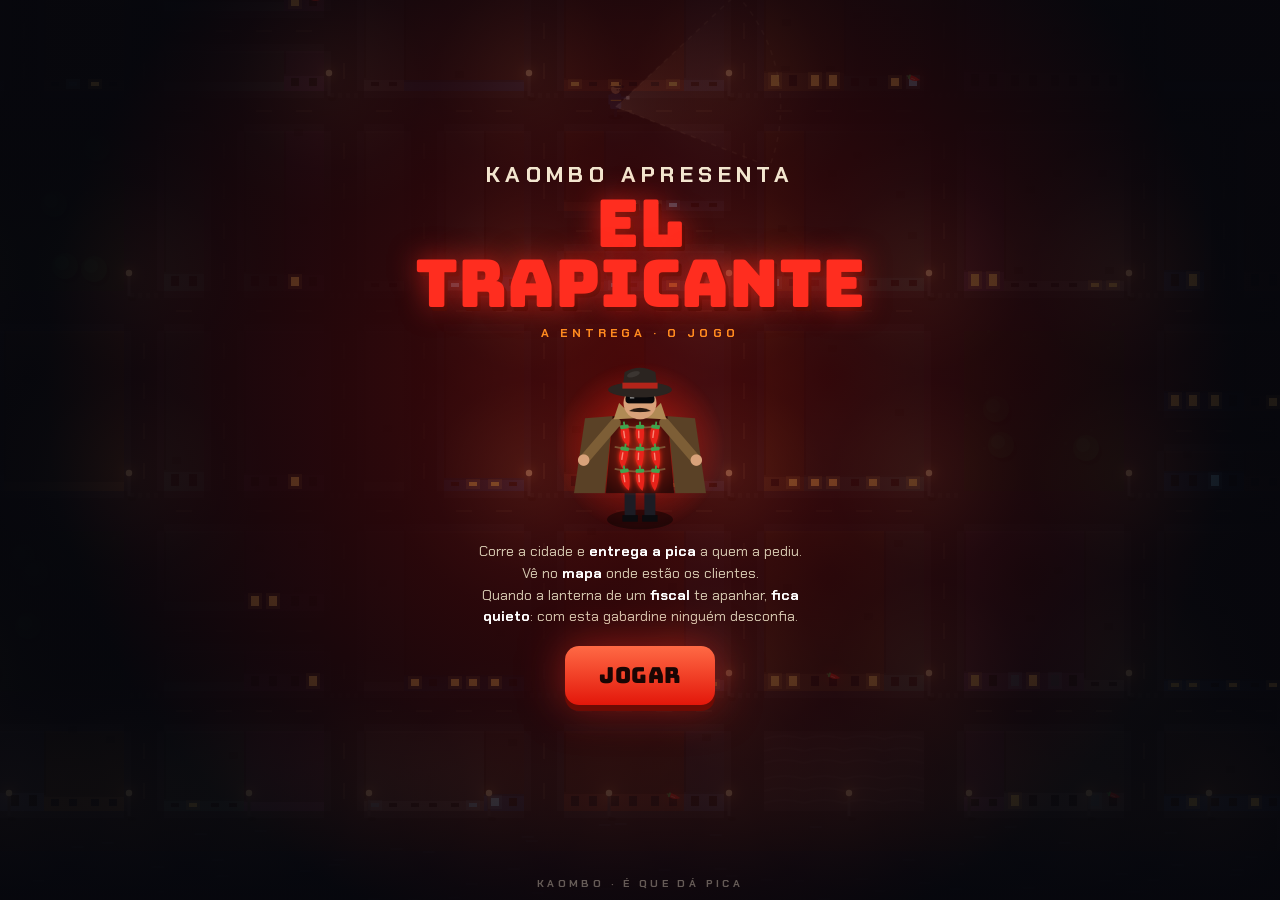
<file: jogo.html>
<!doctype html>
<html lang="pt">
<head>
<meta charset="utf-8">
<meta name="viewport" content="width=device-width,initial-scale=1,viewport-fit=cover,user-scalable=no">
<meta name="theme-color" content="#07070c">
<meta name="mobile-web-app-capable" content="yes">
<meta name="apple-mobile-web-app-capable" content="yes">
<meta name="apple-mobile-web-app-status-bar-style" content="black-translucent">
<meta name="apple-mobile-web-app-title" content="Trapicante">
<meta name="format-detection" content="telephone=no">
<link rel="apple-touch-icon" id="appIcon" href="">
<title>El Trapicante · O Jogo · Kaombo</title>
<meta name="description" content="Entrega a pica pela cidade sem dar nas vistas. Um jogo Kaombo — é que dá pica.">
<meta property="og:title" content="El Trapicante — o jogo 🌶️">
<meta property="og:description" content="Entrega a pica pela cidade sem dar nas vistas. Quantos clientes consegues servir?">
<meta property="og:type" content="website">
<link rel="icon" href="data:image/svg+xml,%3Csvg xmlns='http://www.w3.org/2000/svg' viewBox='0 0 64 64'%3E%3Crect width='64' height='64' rx='14' fill='%2307070c'/%3E%3Cellipse cx='32' cy='22' rx='22' ry='5' fill='%232b2420'/%3E%3Crect x='20' y='8' width='24' height='14' rx='6' fill='%232b2420'/%3E%3Crect x='20' y='16' width='24' height='4' fill='%23c62828'/%3E%3Cpath d='M28 30q-6 16 6 28q4-12-1-28z' fill='%23ff2d1f'/%3E%3C/svg%3E">
<link rel="preconnect" href="https://fonts.googleapis.com">
<link rel="preconnect" href="https://fonts.gstatic.com" crossorigin>
<link href="https://fonts.googleapis.com/css2?family=Bungee&family=Chakra+Petch:wght@500;600;700&display=swap" rel="stylesheet">
<style>
:root{--red:#ff2d1f;--orange:#ff8a1f;--cream:#f3e6cf;--bg:#07070c}
html,body{margin:0;height:100%;background:var(--bg);overflow:hidden;-webkit-text-size-adjust:100%;overscroll-behavior:none;touch-action:none;-webkit-user-select:none;user-select:none;-webkit-touch-callout:none;font-family:'Chakra Petch',system-ui,sans-serif;color:var(--cream)}
body{position:fixed;inset:0;height:100dvh}
#probe{position:fixed;top:0;left:0;width:0;height:0;padding-top:env(safe-area-inset-top,0px);padding-bottom:env(safe-area-inset-bottom,0px);pointer-events:none}
canvas#g{position:fixed;inset:0;width:100%;height:100%;display:block}
.ov{position:fixed;inset:0;display:flex;flex-direction:column;align-items:center;justify-content:center;padding:calc(18px + env(safe-area-inset-top,0px)) calc(20px + env(safe-area-inset-right,0px)) calc(34px + env(safe-area-inset-bottom,0px)) calc(20px + env(safe-area-inset-left,0px));text-align:center;
  background:radial-gradient(circle at 50% 42%,rgba(110,8,4,.62),rgba(7,7,12,.9) 72%);z-index:5;overflow-y:auto;touch-action:pan-y;animation:fade .4s both}
@keyframes fade{from{opacity:0}}
.hidden{display:none!important}
h1{font-family:'Bungee',sans-serif;font-weight:400;font-size:clamp(36px,12vw,66px);line-height:.92;margin:0;color:var(--red);text-shadow:0 0 28px rgba(255,45,31,.65),3px 4px 0 #3a0905}
h1 small{display:block;font-size:.34em;color:var(--cream);text-shadow:none;letter-spacing:.24em;margin-bottom:8px;font-family:'Chakra Petch';font-weight:700}
.sub{font:700 12px 'Chakra Petch';letter-spacing:.34em;color:var(--orange);margin:10px 0 0;text-transform:uppercase}
#preview{width:190px;height:190px;margin:6px 0 0}
.how{max-width:330px;font-size:14.5px;line-height:1.5;color:#d6c8b0;margin:4px 0 18px}
.how b{color:#fff}
.btn{font-family:'Bungee',sans-serif;font-size:22px;padding:15px 34px;border:0;color:#1a0503;background:linear-gradient(180deg,#ff6a45,#e3170a);box-shadow:0 6px 0 #6d0b04,0 0 44px rgba(255,45,31,.5);border-radius:14px;cursor:pointer;letter-spacing:.03em;touch-action:manipulation}
.btn:active{transform:translateY(4px);box-shadow:0 2px 0 #6d0b04,0 0 30px rgba(255,45,31,.4)}
.row{display:flex;gap:10px;margin-top:16px;flex-wrap:wrap;justify-content:center}
.btn2{font:700 13px 'Chakra Petch';letter-spacing:.14em;padding:12px 16px;border:1.5px solid rgba(243,230,207,.35);color:var(--cream);background:rgba(0,0,0,.35);border-radius:10px;cursor:pointer;text-decoration:none;touch-action:manipulation}
.btn2.hot{border-color:var(--orange);color:var(--orange)}
.best{margin-top:14px;font:700 12px 'Chakra Petch';letter-spacing:.22em;color:#9a8d78}
.brand{position:fixed;left:0;right:0;bottom:calc(10px + env(safe-area-inset-bottom,0px));font:700 10.5px 'Chakra Petch';letter-spacing:.32em;color:rgba(243,230,207,.38);pointer-events:none}
.reason{font-family:'Bungee';font-size:clamp(26px,8vw,44px);color:var(--red);text-shadow:0 0 24px rgba(255,45,31,.6);line-height:1}
.why{margin:8px 0 14px;color:#cdbfa8;font-size:14px}
.fscore{font-family:'Bungee';font-size:clamp(54px,18vw,92px);line-height:1;color:var(--cream);text-shadow:0 0 30px rgba(255,138,31,.45)}
.stats{margin-top:6px;font:600 14px 'Chakra Petch';letter-spacing:.08em;color:#d6c8b0}
.rank{margin:14px 0 4px;font:700 13px 'Chakra Petch';letter-spacing:.28em;color:var(--orange)}
.newrec{display:inline-block;margin-top:10px;font-family:'Bungee';font-size:15px;color:#1a0503;background:#ffd23f;padding:4px 10px;border-radius:6px;animation:pulse .8s infinite alternate}
@keyframes pulse{to{transform:scale(1.08)}}
.btn{min-height:56px}
.btn2{min-height:46px;display:inline-flex;align-items:center}
@media (max-height:740px){#preview{width:150px;height:150px}h1{font-size:clamp(30px,10.5vw,54px)}.how{font-size:13.5px;margin-bottom:14px}}
@media (max-height:620px){#preview{width:110px;height:110px;margin:2px 0 0}.how{font-size:12.5px;line-height:1.4}.sub{margin-top:6px}.fscore{font-size:56px}.why{margin:4px 0 8px}}
@media (max-width:350px){.how br{display:none}.btn{font-size:19px;padding:13px 26px}}
#rodar{position:fixed;inset:0;z-index:20;display:none;flex-direction:column;align-items:center;justify-content:center;gap:14px;background:#07070c;text-align:center;font:700 15px 'Chakra Petch';letter-spacing:.14em;color:var(--cream)}
#rodar .tel{width:46px;height:78px;border:3px solid var(--red);border-radius:10px;box-shadow:0 0 24px rgba(255,45,31,.5);animation:roda 1.8s ease-in-out infinite}
@keyframes roda{0%,30%{transform:rotate(-90deg)}60%,100%{transform:rotate(0)}}
@media (orientation:landscape) and (max-height:520px) and (pointer:coarse){#rodar{display:flex}}
</style>
</head>
<body>
<div id="probe"></div>
<div id="rodar"><div class="tel"></div>RODA O TELEMÓVEL<br><span style="color:#ff8a1f;font-size:12px">joga-se na vertical</span></div>
<canvas id="g"></canvas>

<section id="menu" class="ov">
  <h1><small>KAOMBO APRESENTA</small>EL<br>TRAPICANTE</h1>
  <p class="sub">a entrega · o jogo</p>
  <canvas id="preview" width="380" height="380"></canvas>
  <p class="how">Corre a cidade e <b>entrega a pica</b> a quem a pediu.<br>Vê no <b>mapa</b> onde estão os clientes.<br>Quando a lanterna de um <b>fiscal</b> te apanhar, <b>fica quieto</b>: com esta gabardine ninguém desconfia.</p>
  <button class="btn" id="play">JOGAR</button>
  <div class="best" id="best"></div>
  <div class="brand">KAOMBO · É QUE DÁ PICA</div>
</section>

<section id="over" class="ov hidden">
  <div class="reason" id="reason">APANHADO!</div>
  <div class="why" id="why"></div>
  <div class="fscore" id="fScore">0</div>
  <div class="stats" id="fStats"></div>
  <div class="rank" id="fRank"></div>
  <div id="fRec"></div>
  <div class="row" style="margin-top:22px"><button class="btn" id="again">OUTRA VEZ</button></div>
  <div class="row">
    <button class="btn2" id="share">PARTILHAR</button>
    <a class="btn2 hot" id="site" href="https://kaombodapica-commits.github.io/site/" target="_blank" rel="noopener">PROVAR A SÉRIO 🌶</a>
  </div>
  <div class="brand">KAOMBO · É QUE DÁ PICA</div>
</section>

<script>
"use strict";
/* ====================== BASE ====================== */
const cv = document.getElementById("g"), g = cv.getContext("2d");
const lc = document.createElement("canvas"), lg = lc.getContext("2d");
let W = 0, H = 0, DPR = 1, SAT = 0, SAB = 0, DPR_MAX = Math.min(2, window.devicePixelRatio || 1);
const TOQUE = matchMedia("(pointer:coarse)").matches;
function resize(){
  DPR = DPR_MAX;
  const vv = window.visualViewport;
  W = Math.round(vv ? vv.width : innerWidth); H = Math.round(vv ? vv.height : innerHeight);
  cv.width = Math.round(W * DPR); cv.height = Math.round(H * DPR);
  lc.width = Math.ceil(W / 2); lc.height = Math.ceil(H / 2);
  const p = getComputedStyle(document.getElementById("probe"));
  SAT = parseFloat(p.paddingTop) || 0; SAB = parseFloat(p.paddingBottom) || 0;
}
addEventListener("resize", resize); addEventListener("orientationchange", () => setTimeout(resize, 250));
if (window.visualViewport) visualViewport.addEventListener("resize", resize);
resize();
/* qualidade adaptativa: se o telemóvel não aguentar, baixa a resolução */
let frameMed = 16, lentoT = 0;
function vigiaFps(ms){
  frameMed += (ms - frameMed) * .05;
  if (frameMed > 24 && DPR_MAX > 1){ lentoT += ms; if (lentoT > 2500){ DPR_MAX = Math.max(1, DPR_MAX - .5); lentoT = 0; frameMed = 16; resize(); } }
  else lentoT = 0;
}

const clamp = (v, a, b) => v < a ? a : v > b ? b : v;
const lerp = (a, b, t) => a + (b - a) * t;
const ease = x => 1 - Math.pow(1 - clamp(x, 0, 1), 3);
const TAU = Math.PI * 2;
function mulberry(a){ return () => { a |= 0; a = a + 0x6D2B79F5 | 0; let t = Math.imul(a ^ a >>> 15, 1 | a); t = t + Math.imul(t ^ t >>> 7, 61 | t) ^ t; return ((t ^ t >>> 14) >>> 0) / 4294967296; }; }
function h2(x, y){ let h = (x * 374761393 + y * 668265263) | 0; h = Math.imul(h ^ h >>> 13, 1274126177); return (h ^ h >>> 16) >>> 0; }
const pick = (R, a) => a[(R() * a.length) | 0];
const LS = { get(k, d){ try{ const v = localStorage.getItem("trapjogo_" + k); return v === null ? d : v; }catch(e){ return d; } }, set(k, v){ try{ localStorage.setItem("trapjogo_" + k, v); }catch(e){} } };
function angDiff(a, b){ let d = (a - b) % TAU; if (d > Math.PI) d -= TAU; if (d < -Math.PI) d += TAU; return d; }

/* ====================== SOM ====================== */
let AC = null, NB = null, mudo = LS.get("mudo", "0") === "1";
function ac(){
  if (!AC){ try{ AC = new (window.AudioContext || window.webkitAudioContext)(); }catch(e){ return null; } }
  if (AC.state === "suspended") AC.resume();
  if (!NB){ NB = AC.createBuffer(1, AC.sampleRate * .5, AC.sampleRate); const d = NB.getChannelData(0); for (let i = 0; i < d.length; i++) d[i] = Math.random() * 2 - 1; }
  return AC;
}
function tom(f, d = .1, tipo = "square", vol = .04, q = 0, f2){
  if (mudo) return; const a = ac(); if (!a) return;
  const t = a.currentTime + q, o = a.createOscillator(), gn = a.createGain();
  o.type = tipo; o.frequency.setValueAtTime(f, t); if (f2) o.frequency.exponentialRampToValueAtTime(f2, t + d);
  gn.gain.setValueAtTime(.0001, t); gn.gain.exponentialRampToValueAtTime(vol, t + .01); gn.gain.exponentialRampToValueAtTime(.0001, t + d);
  o.connect(gn).connect(a.destination); o.start(t); o.stop(t + d + .03);
}
function ruido(d = .1, f = 800, vol = .06, q = 0, f2){
  if (mudo) return; const a = ac(); if (!a || !NB) return;
  const t = a.currentTime + q, s = a.createBufferSource(), bp = a.createBiquadFilter(), gn = a.createGain();
  s.buffer = NB; bp.type = "bandpass"; bp.Q.value = 1.2; bp.frequency.setValueAtTime(f, t); if (f2) bp.frequency.exponentialRampToValueAtTime(f2, t + d);
  gn.gain.setValueAtTime(.0001, t); gn.gain.exponentialRampToValueAtTime(vol, t + .015); gn.gain.exponentialRampToValueAtTime(.0001, t + d);
  s.connect(bp).connect(gn).connect(a.destination); s.start(t); s.stop(t + d + .02);
}
const SFX = {
  passo: () => ruido(.05, 260, .035),
  casaco: () => { ruido(.28, 300, .12, 0, 2400); },
  entrega: () => { [523, 659, 784, 1047].forEach((f, i) => tom(f, .14, "square", .035, .25 + i * .07)); tom(1568, .35, "triangle", .045, .55); },
  visto: () => tom(1046, .05, "square", .03),
  apanhado: () => { for (let i = 0; i < 6; i++) tom(i % 2 ? 640 : 900, .17, "square", .05, i * .17); },
  desistiu: () => tom(420, .3, "triangle", .06, 0, 160),
  novo: () => { tom(1400, .06, "sine", .05); tom(1900, .09, "sine", .05, .07); },
  tic: () => tom(1700, .03, "square", .025),
  mapa: () => { tom(700, .06, "triangle", .05); tom(1050, .08, "triangle", .05, .06); },
  fim: () => { tom(392, .2, "triangle", .06); tom(330, .2, "triangle", .06, .2); tom(262, .5, "triangle", .06, .4); }
};
const vib = p => { try{ navigator.vibrate && navigator.vibrate(p); }catch(e){} };

/* ====================== DESENHO DE PERSONAGENS ====================== */
const COAT = "#b08a55", COAT_D = "#7d5e36", COAT_IN = "#5a4126", LINING = "#2e0907", HAT = "#2b2420", SKIN_T = "#d9a27a";
function poly(c, pts){ c.beginPath(); c.moveTo(pts[0][0], pts[0][1]); for (let i = 1; i < pts.length; i++) c.lineTo(pts[i][0], pts[i][1]); c.closePath(); c.fill(); }
function rrect(c, x, y, w, h, r){ c.beginPath(); c.moveTo(x + r, y); c.arcTo(x + w, y, x + w, y + h, r); c.arcTo(x + w, y + h, x, y + h, r); c.arcTo(x, y + h, x, y, r); c.arcTo(x, y, x + w, y, r); c.closePath(); }
function drawChili(c, x, y, s, rot, glow){
  c.save(); c.translate(x, y); c.rotate(rot); c.scale(s, s);
  if (glow > 0){ c.shadowColor = "#ff2a14"; c.shadowBlur = 14 * glow; }
  c.fillStyle = "#e8231a";
  c.beginPath(); c.moveTo(-3, 0); c.quadraticCurveTo(-5, 8, 1, 15); c.quadraticCurveTo(3.6, 8, 3, 0); c.closePath(); c.fill();
  c.shadowBlur = 0;
  c.fillStyle = "rgba(255,170,150,.75)"; c.fillRect(-1.6, 2, 1.1, 6);
  c.fillStyle = "#3fa34d"; rrect(c, -3.4, -2.4, 6.8, 3, 1.2); c.fill();
  c.fillRect(-.6, -5, 1.4, 3);
  c.restore();
}
/* El Trapicante: pés em (x,y). o = abertura do casaco 0..1 */
function drawTrap(c, x, y, s, o, t, face, walk, skip){
  c.save(); c.translate(x, y); c.scale(s * face, s);
  c.fillStyle = "rgba(0,0,0,.45)"; c.beginPath(); c.ellipse(0, 0, 15, 4.5, 0, 0, TAU); c.fill();
  const sw = Math.sin(walk) * 3.5, bob = walk ? Math.abs(Math.cos(walk)) * 1.3 : 0;
  c.translate(0, -bob);
  c.fillStyle = "#1c1c24"; c.fillRect(-7 + sw, -15, 5, 14); c.fillRect(2 - sw, -15, 5, 14);
  c.fillStyle = "#0b0b0e"; c.fillRect(-8 + sw, -2, 7, 3); c.fillRect(1 - sw, -2, 7, 3);
  if (o > .01){
    c.fillStyle = LINING; poly(c, [[-12.5, -47], [12.5, -47], [15.5, -12], [-15.5, -12]]);
    const pul = .78 + .22 * Math.sin(t * 7);
    const gr = c.createRadialGradient(0, -30, 1, 0, -30, 22);
    gr.addColorStop(0, `rgba(255,70,30,${.6 * o * pul})`); gr.addColorStop(1, "rgba(255,40,20,0)");
    c.fillStyle = gr; c.fillRect(-16, -48, 32, 37);
    for (let r = 0; r < 3; r++){
      const yy = -43 + r * 10;
      c.strokeStyle = "#7a5636"; c.lineWidth = .8; c.beginPath(); c.moveTo(-11.5, yy); c.quadraticCurveTo(0, yy + 2.4, 11.5, yy); c.stroke();
      for (let k = 0; k < 3; k++){
        const idx = r * 3 + k; if (idx === skip) continue;
        drawChili(c, -7 + k * 7, yy + 1.4, .58, Math.sin(t * 3 + idx) * .16, o * pul);
      }
    }
  }
  const ilT = lerp(.6, -25, o), ilB = lerp(.6, -30, o), fc = o > .45 ? COAT_IN : COAT;
  c.fillStyle = fc; poly(c, [[-12.5, -47], [ilT, -46], [ilB, -12], [-16, -12]]);
  c.fillStyle = fc; poly(c, [[12.5, -47], [-ilT, -46], [-ilB, -12], [16, -12]]);
  if (o < .2){
    c.globalAlpha = 1 - o * 5;
    c.strokeStyle = "rgba(0,0,0,.35)"; c.lineWidth = .8; c.beginPath(); c.moveTo(.6, -45); c.lineTo(.6, -12); c.stroke();
    c.fillStyle = COAT_D; c.fillRect(-14.5, -29, 29, 3.4);
    c.fillStyle = "#24170b"; c.fillRect(-2.2, -29.6, 4.4, 4.6);
    c.fillStyle = "#4a3520"; [-41, -35, -21, -16].forEach(yy => { c.beginPath(); c.arc(-3.5, yy, 1, 0, TAU); c.fill(); });
    c.globalAlpha = 1;
  }
  if (o < .3){
    c.fillStyle = COAT_D; c.fillRect(-17, -44 + sw * .3, 4.6, 22); c.fillRect(12.4, -44 - sw * .3, 4.6, 22);
    c.fillStyle = SKIN_T; c.beginPath(); c.arc(-14.7, -21 + sw * .3, 2.4, 0, TAU); c.arc(14.7, -21 - sw * .3, 2.4, 0, TAU); c.fill();
  } else {
    const hx = ilB * .82 - 1;
    c.strokeStyle = COAT_D; c.lineWidth = 4.6; c.lineCap = "round";
    c.beginPath(); c.moveTo(-11, -44); c.lineTo(hx, -27); c.moveTo(11, -44); c.lineTo(-hx, -27); c.stroke();
    c.fillStyle = SKIN_T; c.beginPath(); c.arc(hx, -27, 2.6, 0, TAU); c.arc(-hx, -27, 2.6, 0, TAU); c.fill();
  }
  c.fillStyle = COAT; poly(c, [[-9.5, -53], [-2.5, -46], [-12, -45.5]]); poly(c, [[9.5, -53], [2.5, -46], [12, -45.5]]);
  c.fillStyle = SKIN_T; c.beginPath(); c.arc(0, -53, 7.5, 0, TAU); c.fill();
  c.fillStyle = "#08080a"; rrect(c, -6.6, -56.6, 13.2, 3.8, 1.5); c.fill();
  c.fillStyle = "rgba(255,255,255,.55)"; c.fillRect(-4.6, -56, 2, 1);
  c.fillStyle = "#2a1a10"; c.beginPath(); c.moveTo(-5, -49.3); c.quadraticCurveTo(0, -52.2, 5, -49.3); c.quadraticCurveTo(0, -48.3, -5, -49.3); c.fill();
  c.fillStyle = HAT; c.beginPath(); c.ellipse(0, -59, 14.5, 3.5, 0, 0, TAU); c.fill();
  c.beginPath(); c.moveTo(-8, -59); c.lineTo(-7, -67); c.quadraticCurveTo(0, -71, 7, -67); c.lineTo(8, -59); c.closePath(); c.fill();
  c.fillStyle = "#b3241a"; c.fillRect(-8, -62.2, 16, 2.7);
  c.fillStyle = "rgba(255,255,255,.08)"; c.beginPath(); c.ellipse(-3, -66, 3, 1.2, -.3, 0, TAU); c.fill();
  c.restore();
}
function drawPerson(c, x, y, s, p, t, wave, face){
  c.save(); c.translate(x, y); c.scale(s * face, s);
  c.fillStyle = "rgba(0,0,0,.42)"; c.beginPath(); c.ellipse(0, 0, 11, 3.6, 0, 0, TAU); c.fill();
  c.fillStyle = "#23232d"; c.fillRect(-5, -13, 4, 13); c.fillRect(1, -13, 4, 13);
  c.fillStyle = p.shirt; rrect(c, -8, -35, 16, 23, 5); c.fill();
  c.fillRect(-10.5, -33, 3.5, 15);
  if (wave){ c.save(); c.translate(8.5, -32); c.rotate(-2.5 + Math.sin(t * 11) * .4); c.fillRect(-1.75, 0, 3.5, 14); c.fillStyle = p.skin; c.beginPath(); c.arc(0, 15, 2.3, 0, TAU); c.fill(); c.restore(); }
  else { c.fillRect(7, -33, 3.5, 15); }
  c.fillStyle = p.skin; c.beginPath(); c.arc(0, -41, 7, 0, TAU); c.fill();
  c.fillStyle = p.hair; c.beginPath(); c.arc(0, -42, 7.5, Math.PI * 1.02, Math.PI * 1.98); c.fill();
  if (p.long) c.fillRect(-7.5, -43, 3.2, 10);
  c.fillStyle = "#1a1210"; c.fillRect(-3.3, -41.5, 1.6, 1.8); c.fillRect(1.9, -41.5, 1.6, 1.8);
  c.restore();
}
function drawFiscal(c, f, t){
  const face = Math.cos(f.ang) >= 0 ? 1 : -1, sw = f.wait > 0 ? 0 : Math.sin(f.walk) * 3;
  c.save(); c.translate(f.x, f.y); c.scale(.66 * face, .66);
  c.fillStyle = "rgba(0,0,0,.42)"; c.beginPath(); c.ellipse(0, 0, 11, 3.6, 0, 0, TAU); c.fill();
  c.fillStyle = "#131a2e"; c.fillRect(-5 + sw, -13, 4, 13); c.fillRect(1 - sw, -13, 4, 13);
  c.fillStyle = "#1f3766"; rrect(c, -8.5, -36, 17, 24, 4); c.fill();
  c.fillStyle = "#f2c94c"; c.fillRect(-8.5, -26, 17, 1.6);
  c.fillStyle = "#1f3766"; c.fillRect(-11, -34, 3.5, 15); c.fillRect(7, -31, 11, 3.6);
  c.fillStyle = "#9aa3b5"; c.fillRect(16, -32, 5, 5.5);
  c.fillStyle = "#e0b08a"; c.beginPath(); c.arc(0, -42, 7, 0, TAU); c.fill();
  c.fillStyle = "#10182c"; c.fillRect(-8, -52, 16, 6); c.beginPath(); c.ellipse(5, -46, 8, 2, 0, 0, TAU); c.fill();
  c.fillStyle = "#f2c94c"; c.fillRect(-8, -48.5, 16, 1.6);
  c.fillStyle = "#1a1210"; c.fillRect(1.5, -42, 1.6, 1.8); c.fillRect(4.8, -42, 1.6, 1.8);
  c.restore();
}

/* ====================== MAPA ====================== */
const T = 40, MW = 36, MH = 38;
const WALK = [true, false, true, false, true];   // 0 rua, 1 prédio, 2 jardim, 3 rio, 4 praça
const PAL = [["#3a201c", "#5c3128"], ["#232838", "#36425e"], ["#3a2d1e", "#5d4831"], ["#1f2e30", "#2f4c50"], ["#30223a", "#4c365b"], ["#2f2f33", "#48484f"], ["#2b2224", "#1f3a66"]];
let map, bid, WH = [], lamps = [], mmCanvas;
function genMap(seed){
  const R = mulberry(seed);
  map = new Uint8Array(MW * MH); bid = new Int16Array(MW * MH); WH = [16];
  for (let y = 0; y < MH; y++) for (let x = 0; x < MW; x++){
    let t;
    if (y >= MH - 3) t = 3;
    else if (x === 0 || y === 0 || x === MW - 1) t = 1;
    else if (y === MH - 4) t = 0;
    else if (x % 5 === 1 || y % 5 === 1) t = 0;
    else t = 1;
    map[y * MW + x] = t;
  }
  let nid = 1;
  for (let by = 0; by * 5 + 2 < MH - 4; by++) for (let bx = 0; bx * 5 + 2 < MW - 1; bx++){
    const x0 = bx * 5 + 2, y0 = by * 5 + 2, r = R();
    const type = r < .11 ? 2 : r < .19 ? 4 : 1;
    const split = x0 + 1 + ((R() * 3) | 0), a = nid++, b = nid++;
    WH[a] = 11 + ((R() * 11) | 0); WH[b] = 11 + ((R() * 11) | 0);
    const beco = type === 1 && R() < .28 ? (R() < .5 ? "v" : "h") : null;
    for (let yy = y0; yy < y0 + 4 && yy < MH - 4; yy++) for (let xx = x0; xx < x0 + 4 && xx < MW - 1; xx++){
      const i = yy * MW + xx;
      if (type !== 1) { map[i] = type; continue; }
      if ((beco === "v" && xx === x0 + 1) || (beco === "h" && yy === y0 + 2)) { map[i] = 0; continue; }
      bid[i] = xx < split ? a : b;
    }
  }
  lamps = [];
  for (let y = 1; y < MH - 3; y++) for (let x = 1; x < MW - 1; x++){
    if (map[y * MW + x] !== 0) continue;
    if ((x % 5 === 1 && y % 5 === 1 && h2(x, y) % 3 !== 0) || (y === MH - 4 && x % 3 === 0)) lamps.push({ x: x * T + 5, y: y * T + 5 });
  }
  mmCanvas = document.createElement("canvas"); mmCanvas.width = MW * 4; mmCanvas.height = MH * 4;
  const m = mmCanvas.getContext("2d"), col = ["#3a3b4c", "#111117", "#1d3a26", "#0d2a45", "#34323f"];
  for (let y = 0; y < MH; y++) for (let x = 0; x < MW; x++){ m.fillStyle = col[map[y * MW + x]]; m.fillRect(x * 4, y * 4, 4, 4); }
}
const tileAt = (tx, ty) => (tx < 0 || ty < 0 || tx >= MW || ty >= MH) ? 1 : map[ty * MW + tx];
const isB = (tx, ty) => tileAt(tx, ty) === 1;
const walkPx = (px, py) => WALK[tileAt(Math.floor(px / T), Math.floor(py / T))];
const canStand = (x, y) => walkPx(x - 9, y - 9) && walkPx(x + 9, y - 9) && walkPx(x - 9, y + 2) && walkPx(x + 9, y + 2);

function drawTile(x, y, now){
  const sx = x * T, sy = y * T, t = map[y * MW + x];
  if (t === 0){
    g.fillStyle = "#15161e"; g.fillRect(sx, sy, T, T);
    g.fillStyle = "#23242e";
    if (isB(x, y - 1)) g.fillRect(sx, sy, T, 7);
    if (isB(x, y + 1)) g.fillRect(sx, sy + T - 7, T, 7);
    if (isB(x - 1, y)) g.fillRect(sx, sy, 7, T);
    if (isB(x + 1, y)) g.fillRect(sx + T - 7, sy, 7, T);
    g.fillStyle = "rgba(255,214,140,.14)";
    if (isB(x, y - 1) && isB(x, y + 1)) g.fillRect(sx + 12, sy + 19, 16, 2);
    else if (isB(x - 1, y) && isB(x + 1, y)) g.fillRect(sx + 19, sy + 12, 2, 16);
    else if (x % 5 === 1 && y % 5 === 1){ g.fillStyle = "rgba(255,255,255,.05)"; for (let k = 0; k < 4; k++) g.fillRect(sx + 6 + k * 8, sy + 2, 4, 5); }
  } else if (t === 2){
    g.fillStyle = "#0f2016"; g.fillRect(sx, sy, T, T);
    const h = h2(x, y);
    g.fillStyle = "#132a1c"; g.fillRect(sx + (h % 30), sy + ((h >> 5) % 30), 3, 3);
    if (h % 3 === 0){ const tx = sx + 10 + (h >> 3) % 20, ty = sy + 10 + (h >> 7) % 20; g.fillStyle = "rgba(0,0,0,.35)"; g.beginPath(); g.arc(tx + 3, ty + 4, 13, 0, TAU); g.fill(); g.fillStyle = "#163a20"; g.beginPath(); g.arc(tx, ty, 13, 0, TAU); g.fill(); g.fillStyle = "#1f5230"; g.beginPath(); g.arc(tx - 3, ty - 3, 7, 0, TAU); g.fill(); }
  } else if (t === 4){
    g.fillStyle = "#25232c"; g.fillRect(sx, sy, T, T);
    g.strokeStyle = "rgba(255,255,255,.055)"; g.lineWidth = 2;
    g.beginPath(); for (let k = 0; k < 3; k++){ g.moveTo(sx, sy + 8 + k * 12); g.quadraticCurveTo(sx + 20, sy + 2 + k * 12, sx + 40, sy + 8 + k * 12); } g.stroke();
  } else if (t === 3){
    g.fillStyle = "#07152a"; g.fillRect(sx, sy, T, T);
    const h = h2(x, y); g.fillStyle = "rgba(120,180,255,.09)";
    g.fillRect(sx + ((h % 40 + now * 14) % 40), sy + (h >> 4) % 34, 12, 2);
  } else {
    const i = y * MW + x, id = bid[i], p = PAL[id % PAL.length], wh = WH[id] || 16;
    g.fillStyle = p[0]; g.fillRect(sx, sy, T, T);
    g.fillStyle = "rgba(0,0,0,.35)";
    if (!isB(x - 1, y) || bid[i - 1] !== id) g.fillRect(sx, sy, 2, T);
    if (!isB(x, y - 1) || bid[i - MW] !== id){ g.fillStyle = "rgba(255,255,255,.05)"; g.fillRect(sx, sy, T, 2); }
    const h = h2(x, y);
    if (h % 5 === 0){ g.fillStyle = "rgba(0,0,0,.28)"; g.fillRect(sx + 8 + h % 18, sy + 8 + (h >> 6) % 14, 9, 7); }
    if (!isB(x, y + 1)){
      const wy = sy + T - wh;
      g.fillStyle = p[1]; g.fillRect(sx, wy, T, wh);
      if (id % PAL.length === 6){ g.fillStyle = "rgba(190,215,255,.12)"; for (let a = 0; a < T; a += 5) for (let b = 2; b < wh; b += 5) if (((a + b) / 5) % 2 === 0) g.fillRect(sx + a, wy + b, 2.5, 2.5); }
      g.fillStyle = "rgba(0,0,0,.35)"; g.fillRect(sx, wy, T, 2);
      if (wh >= 12) for (let k = 0; k < 2; k++){ g.fillStyle = "#0e1016"; g.fillRect(sx + 7 + k * 18, wy + 4, 8, Math.max(4, wh - 9)); }
    }
  }
}
function drawWindowsGlow(x, y, now){
  const i = y * MW + x; if (map[i] !== 1 || !isB(x, y)) return;
  if (isB(x, y + 1)) return;
  const id = bid[i], wh = WH[id] || 16, wy = y * T + T - wh;
  if (wh < 12) return;
  for (let k = 0; k < 2; k++){
    const h = h2(x * 2 + k, y);
    if (h % 5 >= 2) continue;
    const tv = h % 7 === 0, a = tv ? .55 + .45 * Math.sin(now * 9 + h) : 1;
    const col = tv ? `rgba(120,210,255,${a})` : "#ffc861";
    g.fillStyle = tv ? "rgba(120,210,255,.12)" : "rgba(255,190,90,.16)"; g.fillRect(x * T + 4 + k * 18, wy + 1, 14, Math.max(4, wh - 9) + 6);
    g.fillStyle = col; g.fillRect(x * T + 7 + k * 18, wy + 4, 8, Math.max(4, wh - 9));
  }
  const h = h2(x, y + 99);
  if (h % 19 === 0 && wh >= 16){ drawChili(g, x * T + T / 2 + 6, wy + 3, .7, -1.2 + Math.sin(now * 2) * .05, .9 + .1 * Math.sin(now * 20 + h)); }
}

/* ====================== ESTADO DO JOGO ====================== */
const NOMES = ["Dona Rosa", "Sr. Armindo", "Tiago", "Inês", "Rui", "Dona Fátima", "Zé Tó", "Marta", "Nuno", "Bia", "Sr. Joaquim", "Carla", "Dona Lurdes", "Hugo", "Sofia", "Tio Manel", "Rita", "Gonçalo", "Leonor", "Duarte", "Kika", "Sr. Abílio", "Joana", "Pipo"];
const SKINS = ["#f1c7a3", "#d9a27a", "#b07a52", "#8a5a3c", "#5c3a24"];
const SHIRTS = ["#4fc3f7", "#ffd54f", "#81c784", "#ba68c8", "#ff8a65", "#e0e0e0", "#4db6ac", "#f06292"];
const HAIRS = ["#1b1b1b", "#3e2723", "#795548", "#d7b46a", "#9e9e9e", "#b23c17"];
const PATENTES = [[0, "APRENDIZ DE MALAGUETA"], [5, "ESTAFETA DE GABARDINE"], [10, "AGENTE PICANTE"], [18, "CONTRABANDISTA DE PICA"], [28, "LENDA DO TRAPICANTE"]];

let state = "menu", now = 0, last = 0, R = Math.random;
const P = { x: 0, y: 0, face: 1, walk: 0, moving: false, stepT: 0, lx: 0, ly: 0 };
const cam = { x: 0, y: 0 };
let clientes = [], fiscais = [], floats = [], parts = [], selos = [], aneis = [];
let score = 0, entregas = 0, combo = 0, maxCombo = 0, tempo = 40, susp = 0, nivel = 0;
let spawnT = 0, vistoT = 0, avisoT = 0, ticT = 0, hintT = 0, flash = 0, briefing = false, seenNow = false, mapAnt = "play";
let cut = null, joy = null, keys = {}, nomesUsados = new Set(), fimInfo = null;

function novoCliente(){
  for (let tries = 0; tries < 120; tries++){
    const tx = 1 + ((R() * (MW - 2)) | 0), ty = 1 + ((R() * (MH - 5)) | 0);
    if (tileAt(tx, ty) !== 0) continue;
    const viz = [[0, -1], [0, 1], [-1, 0], [1, 0]].filter(([dx, dy]) => isB(tx + dx, ty + dy));
    if (!viz.length) continue;
    const [dx, dy] = viz[(R() * viz.length) | 0];
    const x = tx * T + T / 2 + dx * 11, y = ty * T + T / 2 + 6 + (dy < 0 ? -10 : dy > 0 ? 8 : 0);
    if (Math.hypot(x - P.x, y - P.y) < 7 * T) continue;
    if (clientes.some(c => Math.hypot(c.x - x, c.y - y) < 5 * T)) continue;
    let nome = pick(R, NOMES); for (let k = 0; k < 6 && nomesUsados.has(nome); k++) nome = pick(R, NOMES);
    nomesUsados.add(nome); if (nomesUsados.size > 12) nomesUsados.clear();
    const pat = Math.max(15, 30 - nivel * 1.6) + Math.hypot(x - P.x, y - P.y) / T * .45;
    clientes.push({ x, y, nome, pat, patMax: pat, skin: pick(R, SKINS), shirt: pick(R, SHIRTS), hair: pick(R, HAIRS), long: R() < .4, nasc: now, face: R() < .5 ? 1 : -1 });
    return true;
  }
  return false;
}
function novoFiscal(longe){
  for (let tries = 0; tries < 200; tries++){
    const tx = 1 + ((R() * (MW - 2)) | 0), ty = 1 + ((R() * (MH - 4)) | 0);
    if (tileAt(tx, ty) !== 0) continue;
    const x = tx * T + T / 2, y = ty * T + T / 2 + 6;
    if (longe && Math.hypot(x - P.x, y - P.y) < 9 * T) continue;
    const f = { x, y, tx, ty, dx: 1, dy: 0, ang: 0, walk: 0, wait: 0, ph: R() * 6, sees: false };
    escolheDir(f, true); fiscais.push(f); return;
  }
}
function escolheDir(f, livre){
  const dirs = [[1, 0], [-1, 0], [0, 1], [0, -1]].filter(([dx, dy]) => WALK[tileAt(f.tx + dx, f.ty + dy)] && tileAt(f.tx + dx, f.ty + dy) !== 2);
  let ops = dirs.filter(([dx, dy]) => livre || !(dx === -f.dx && dy === -f.dy));
  if (!ops.length) ops = dirs;
  if (!ops.length) return;
  const reta = ops.find(([dx, dy]) => dx === f.dx && dy === f.dy);
  const d = reta && R() < .62 ? reta : ops[(R() * ops.length) | 0];
  f.dx = d[0]; f.dy = d[1]; f.tx += d[0]; f.ty += d[1];
  if (ops.length > 2 && R() < .18) f.wait = .8 + R() * 1.4;
}
const CONE_R = 165, CONE_A = .56;
function ve(f){
  const dx = P.x - f.x, dy = P.y - f.y, d = Math.hypot(dx, dy);
  if (d > CONE_R) return false;
  if (d < 24) return true;
  if (Math.abs(angDiff(Math.atan2(dy, dx), f.ang)) > CONE_A) return false;
  const n = Math.ceil(d / 10);
  for (let i = 1; i < n; i++) if (!walkPx(f.x + dx * i / n, f.y - 8 + dy * i / n)) return false;
  return true;
}
function updFiscais(dt, comJogador){
  const sp = 50 + nivel * 3.5;
  seenNow = false;
  for (const f of fiscais){
    const alvoX = f.tx * T + T / 2, alvoY = f.ty * T + T / 2 + 6;
    if (f.wait > 0){ f.wait -= dt; }
    else {
      const dx = alvoX - f.x, dy = alvoY - f.y, d = Math.hypot(dx, dy);
      if (d <= sp * dt){ f.x = alvoX; f.y = alvoY; escolheDir(f, false); }
      else { f.x += dx / d * sp * dt; f.y += dy / d * sp * dt; f.walk += dt * 10; }
    }
    const base = Math.atan2(f.dy, f.dx) + (f.wait > 0 ? Math.sin(now * 1.6 + f.ph) * .95 : Math.sin(now * 2 + f.ph) * .22);
    f.ang += angDiff(base, f.ang) * Math.min(1, dt * 6);
    f.sees = comJogador ? ve(f) : false;
    if (f.sees) seenNow = true;
  }
}

/* ====================== CICLO DE JOGO ====================== */
function ecraInteiro(){
  if (!TOQUE) return;
  const el = document.documentElement;
  try{
    if (!document.fullscreenElement && el.requestFullscreen){
      el.requestFullscreen({ navigationUI: "hide" }).then(() => { try{ screen.orientation && screen.orientation.lock && screen.orientation.lock("portrait").catch(() => {}); }catch(e){} }).catch(() => {});
    }
  }catch(e){}
}
function novoJogo(){
  ac(); ecraInteiro();
  genMap((Math.random() * 1e9) | 0); R = mulberry((Math.random() * 1e9) | 0);
  P.x = 16 * T + T / 2; P.y = 16 * T + T / 2 + 6; P.face = 1; P.walk = 0; P.lx = 0; P.ly = 0;
  cam.x = P.x; cam.y = P.y;
  clientes = []; fiscais = []; floats = []; parts = []; selos = []; aneis = []; nomesUsados.clear();
  score = 0; entregas = 0; combo = 0; maxCombo = 0; tempo = 40; susp = 0; nivel = 0;
  spawnT = 0; vistoT = 0; avisoT = 0; ticT = 0; flash = 0; cut = null; joy = null; keys = {};
  for (let i = 0; i < 3; i++) novoCliente();
  novoFiscal(true); novoFiscal(true);
  document.getElementById("menu").classList.add("hidden");
  document.getElementById("over").classList.add("hidden");
  briefing = true; state = "map"; mapAnt = "play"; SFX.mapa();
}
function abreMapa(){ if (state !== "play") return; mapAnt = "play"; state = "map"; SFX.mapa(); joy = null; }
function fechaMapa(){ if (state !== "map") return; state = "play"; if (briefing){ briefing = false; hintT = 5; } SFX.tic(); }

function update(dt){
  tempo -= dt;
  if (tempo <= 10 && tempo > 0){ ticT -= dt; if (ticT <= 0){ SFX.tic(); ticT = 1; } }
  if (tempo <= 0){ tempo = 0; return fimDeJogo("tempo"); }

  let vx = 0, vy = 0;
  if (keys.arrowleft || keys.a) vx -= 1; if (keys.arrowright || keys.d) vx += 1;
  if (keys.arrowup || keys.w) vy -= 1; if (keys.arrowdown || keys.s) vy += 1;
  if (joy){
    let dx = joy.x - joy.ox, dy = joy.y - joy.oy, l = Math.hypot(dx, dy);
    if (l > 62){ joy.ox += dx * (l - 62) / l; joy.oy += dy * (l - 62) / l; dx = joy.x - joy.ox; dy = joy.y - joy.oy; l = 62; }
    if (l > 8){ vx = dx / 46; vy = dy / 46; }
  }
  let m = Math.hypot(vx, vy); if (m > 1){ vx /= m; vy /= m; m = 1; }
  P.moving = m > .12;
  if (P.moving){
    const sp = 128;
    const nx = P.x + vx * sp * dt; if (canStand(nx, P.y)) P.x = nx;
    const ny = P.y + vy * sp * dt; if (canStand(P.x, ny)) P.y = ny;
    P.walk += dt * 13 * m;
    if (vx < -.1) P.face = -1; else if (vx > .1) P.face = 1;
    P.stepT -= dt; if (P.stepT <= 0){ SFX.passo(); P.stepT = .27; }
  } else P.walk = 0;
  P.lx += ((P.moving ? vx : 0) * 55 - P.lx) * Math.min(1, dt * 2.5); P.ly += ((P.moving ? vy : 0) * 85 - P.ly) * Math.min(1, dt * 2.5);
  cam.x += (P.x + P.lx - cam.x) * Math.min(1, dt * 6); cam.y += (P.y - 20 + P.ly - cam.y) * Math.min(1, dt * 6);

  updFiscais(dt, true);
  if (seenNow){
    susp += (P.moving ? 62 : 7) * dt;
    vistoT -= dt; if (vistoT <= 0){ SFX.visto(); vistoT = P.moving ? .28 : .7; if (P.moving) vib(15); }
  } else susp -= 16 * dt;
  susp = clamp(susp, 0, 100);
  if (susp >= 100) return fimDeJogo("apanhado");

  for (let i = clientes.length - 1; i >= 0; i--){
    const c = clientes[i]; c.pat -= dt;
    if (c.pat <= 0){
      clientes.splice(i, 1); tempo -= 4; combo = 0; SFX.desistiu(); vib(40);
      floats.push({ x: c.x, y: c.y - 50, txt: c.nome + " desistiu  −4s", col: "#ff6b5e", life: 1.6 });
      spawnT = Math.min(spawnT, 1);
    }
  }
  const maxC = Math.min(3 + (nivel >= 3 ? 1 : 0), 4);
  spawnT -= dt;
  if (clientes.length < maxC && spawnT <= 0){ if (novoCliente()){ SFX.novo(); } spawnT = 1.6; }

  avisoT -= dt;
  for (const c of clientes){
    if (Math.hypot(P.x - c.x, P.y - c.y) < 30){
      if (seenNow){ if (avisoT <= 0){ floats.push({ x: P.x, y: P.y - 60, txt: "👀 estão a ver!", col: "#ffd23f", life: 1 }); avisoT = 1.1; } }
      else { comecaCorte(c); return; }
    }
  }
  hintT -= dt;
}
function comecaCorte(c){
  const ptsBase = 100, bon = Math.round(c.pat / c.patMax * 60);
  combo++; maxCombo = Math.max(maxCombo, combo);
  const pts = ptsBase + (combo - 1) * 25 + bon;
  score += pts; entregas++; tempo = Math.min(tempo + 6, 99);
  cut = { c, el: 0, dur: entregas <= 3 ? 1.15 : .85, pts, skip: (entregas - 1) % 9, face: c.x >= P.x ? 1 : -1, fired: false };
  joy = null; state = "cut"; SFX.casaco(); SFX.entrega(); vib([20, 40, 60]);
}
function fimCorte(){
  if (!cut) return;
  const c = cut.c;
  if (!cut.fired) disparaEntrega();
  clientes = clientes.filter(x => x !== c);
  floats.push({ x: c.x, y: c.y - 60, txt: "+" + cut.pts + (combo > 1 ? "  COMBO ×" + combo : ""), col: "#ffd23f", life: 1.4 });
  floats.push({ x: c.x, y: c.y - 40, txt: "+6s", col: "#9cff6b", life: 1.2 });
  const nNovo = Math.floor(entregas / 3);
  if (nNovo > nivel){ nivel = nNovo; if (fiscais.length < 8) { novoFiscal(true); floats.push({ x: P.x, y: P.y - 80, txt: "⚠ mais fiscais na rua", col: "#7fb2ff", life: 2 }); } }
  cut = null; state = "play"; spawnT = Math.min(spawnT, .9);
}
function cutO(u){ return u < .22 ? ease(u / .22) : u < .78 ? 1 : 1 - ease((u - .78) / .22); }
function disparaEntrega(){
  const c = cut.c; cut.fired = true;
  for (let i = 0; i < 22; i++){ const a = R() * TAU, v = 50 + R() * 120; parts.push({ x: c.x, y: c.y - 24, vx: Math.cos(a) * v, vy: Math.sin(a) * v - 70, life: 1, chili: i < 4, col: pick(R, ["#ff2d1f", "#ff8a1f", "#ffd23f"]) }); }
  aneis.push({ x: c.x, y: c.y - 22, age: 0 });
  selos.push({ x: (P.x + c.x) / 2, y: Math.min(P.y, c.y) - 78, age: 0 });
}
function fimDeJogo(motivo){
  if (state === "over") return;
  state = "over"; flash = 1; joy = null;
  motivo === "apanhado" ? (SFX.apanhado(), vib([200, 80, 200])) : (SFX.fim(), vib(150));
  const best = +LS.get("best", "0"), rec = score > best && score > 0;
  if (rec) LS.set("best", String(score));
  fimInfo = { motivo, rec, best: Math.max(best, score) };
  setTimeout(mostraFim, 1100);
}
function mostraFim(){
  const f = fimInfo;
  document.getElementById("reason").textContent = f.motivo === "apanhado" ? "APANHADO!" : "ACABOU O TEMPO";
  document.getElementById("why").textContent = f.motivo === "apanhado" ? "Os fiscais viram-te a correr de gabardine. Suspeito." : "A pica não espera por ninguém.";
  document.getElementById("fScore").textContent = score;
  document.getElementById("fStats").textContent = `🌶 ${entregas} entrega${entregas === 1 ? "" : "s"} · combo máx ×${maxCombo}`;
  document.getElementById("fRank").textContent = PATENTES.filter(p => entregas >= p[0]).pop()[1];
  document.getElementById("fRec").innerHTML = f.rec ? '<span class="newrec">NOVO RECORDE!</span>' : `<div class="best">RECORDE · ${f.best}</div>`;
  document.getElementById("over").classList.remove("hidden");
}

/* ====================== RENDER ====================== */
function render(){
  g.setTransform(DPR, 0, 0, DPR, 0, 0);
  g.fillStyle = "#07070c"; g.fillRect(0, 0, W, H);
  const cx = Math.round(cam.x - W / 2), cy = Math.round(cam.y - H / 2);
  const x0 = Math.max(0, Math.floor(cx / T)), x1 = Math.min(MW - 1, Math.floor((cx + W) / T));
  const y0 = Math.max(0, Math.floor(cy / T)), y1 = Math.min(MH - 1, Math.floor((cy + H + 40) / T));

  g.save(); g.translate(-cx, -cy);
  for (let y = y0; y <= y1; y++) for (let x = x0; x <= x1; x++) drawTile(x, y, now);
  const lv = lamps.filter(l => l.x > cx - 140 && l.x < cx + W + 140 && l.y > cy - 140 && l.y < cy + H + 160);
  for (const l of lv){ g.fillStyle = "rgba(0,0,0,.4)"; g.beginPath(); g.ellipse(l.x + 3, l.y + 3, 4, 2, 0, 0, TAU); g.fill(); g.fillStyle = "#30323c"; g.fillRect(l.x - 1.5, l.y - 22, 3, 22); }
  const ents = [];
  if (state !== "menu" && state !== "cut") ents.push({ y: P.y, d: () => drawTrap(g, P.x, P.y, .62, 0, now, P.face, P.walk, -1) });
  for (const c of clientes){ const perto = Math.hypot(P.x - c.x, P.y - c.y) < 110 || (cut && cut.c === c); ents.push({ y: c.y, d: () => drawPerson(g, c.x, c.y, .66, c, now, perto, perto ? (P.x < c.x ? -1 : 1) : c.face) }); }
  for (const f of fiscais) ents.push({ y: f.y, d: () => drawFiscal(g, f, now) });
  ents.sort((a, b) => a.y - b.y).forEach(e => e.d());
  g.restore();

  /* escuridão com buracos de luz */
  lg.setTransform(1, 0, 0, 1, 0, 0); lg.globalCompositeOperation = "source-over";
  lg.clearRect(0, 0, lc.width, lc.height);
  lg.fillStyle = "rgba(3,4,14,.84)"; lg.fillRect(0, 0, lc.width, lc.height);
  lg.setTransform(.5, 0, 0, .5, 0, 0); lg.globalCompositeOperation = "destination-out";
  const hole = (x, y, r, a) => { const gr = lg.createRadialGradient(x, y, 0, x, y, r); gr.addColorStop(0, `rgba(0,0,0,${a})`); gr.addColorStop(1, "rgba(0,0,0,0)"); lg.fillStyle = gr; lg.fillRect(x - r, y - r, r * 2, r * 2); };
  for (const l of lv) hole(l.x - cx, l.y - 20 - cy, 135, .95);
  if (state !== "menu") hole(P.x - cx, P.y - 20 - cy, 100, .75);
  if (state === "cut" && cut) hole(P.x - cx, P.y - 22 - cy, 175 * cutO(cut.el / cut.dur), .9);
  for (const c of clientes) hole(c.x - cx, c.y - 25 - cy, 60, .55);
  for (const f of fiscais){
    const fx = f.x - cx, fy = f.y - 10 - cy;
    const gr = lg.createRadialGradient(fx, fy, 0, fx, fy, CONE_R); gr.addColorStop(0, "rgba(0,0,0,.95)"); gr.addColorStop(1, "rgba(0,0,0,0)");
    lg.fillStyle = gr; lg.beginPath(); lg.moveTo(fx, fy); lg.arc(fx, fy, CONE_R, f.ang - CONE_A, f.ang + CONE_A); lg.closePath(); lg.fill();
    hole(fx, fy, 38, .5);
  }
  g.drawImage(lc, 0, 0, W, H);

  /* emissivos */
  g.save(); g.translate(-cx, -cy);
  for (let y = y0; y <= y1; y++) for (let x = x0; x <= x1; x++) drawWindowsGlow(x, y, now);
  g.globalCompositeOperation = "lighter";
  for (const l of lv){ const gr = g.createRadialGradient(l.x, l.y - 20, 0, l.x, l.y - 20, 95); gr.addColorStop(0, "rgba(255,160,70,.16)"); gr.addColorStop(1, "rgba(255,160,70,0)"); g.fillStyle = gr; g.fillRect(l.x - 95, l.y - 115, 190, 190); }
  for (const f of fiscais){
    const fx = f.x, fy = f.y - 10, gr = g.createRadialGradient(fx, fy, 0, fx, fy, CONE_R);
    const c1 = f.sees ? "rgba(255,50,35,.4)" : "rgba(255,236,170,.26)";
    gr.addColorStop(0, c1); gr.addColorStop(1, "rgba(0,0,0,0)");
    g.fillStyle = gr; g.beginPath(); g.moveTo(fx, fy); g.arc(fx, fy, CONE_R, f.ang - CONE_A, f.ang + CONE_A); g.closePath(); g.fill();
    g.strokeStyle = f.sees ? "rgba(255,70,50,.35)" : "rgba(255,236,170,.12)"; g.lineWidth = 1.5; g.setLineDash([5, 6]); g.stroke(); g.setLineDash([]);
  }
  g.globalCompositeOperation = "source-over";
  for (const l of lv){ g.fillStyle = "#ffe2a8"; g.shadowColor = "#ffb050"; g.shadowBlur = 12; g.beginPath(); g.arc(l.x, l.y - 23, 3.2, 0, TAU); g.fill(); }
  g.shadowBlur = 0;
  if (state === "cut" && cut) drawMomento();
  if (state !== "menu" && state !== "cut"){
    const pul = .6 + .4 * Math.sin(now * 6);
    g.strokeStyle = `rgba(255,45,31,${.55 * pul})`; g.lineWidth = 1.4; g.shadowColor = "#ff2d1f"; g.shadowBlur = 8;
    g.beginPath(); g.moveTo(P.x + .4 * P.face, P.y - 28); g.lineTo(P.x + .4 * P.face, P.y - 9); g.stroke(); g.shadowBlur = 0;
  }
  for (const f of fiscais){
    if (f.sees){ g.font = "700 20px Bungee, sans-serif"; g.textAlign = "center"; g.fillStyle = "#ff3b2e"; g.shadowColor = "#ff2d1f"; g.shadowBlur = 10; g.fillText("!", f.x, f.y - 42 + Math.sin(now * 20) * 1.5); g.shadowBlur = 0; }
    else if (f.wait > 0){ g.font = "700 14px Bungee, sans-serif"; g.textAlign = "center"; g.fillStyle = "rgba(160,190,255,.8)"; g.fillText("?", f.x, f.y - 42); }
  }
  for (const c of clientes) if (!(cut && cut.c === c && cut.fired)) drawBolha(c);
  g.globalCompositeOperation = "lighter";
  for (const a of aneis){ const k = a.age / .6; g.strokeStyle = `rgba(255,60,35,${.75 * (1 - k)})`; g.lineWidth = 3 * (1 - k) + 1; g.beginPath(); g.arc(a.x, a.y, 10 + ease(k) * 150, 0, TAU); g.stroke(); }
  g.globalCompositeOperation = "source-over";
  for (const p of parts){
    g.globalAlpha = Math.max(0, p.life);
    if (p.chili) drawChili(g, p.x, p.y, .7, p.life * 9, .8);
    else { g.fillStyle = p.col; g.fillRect(p.x, p.y, 3, 3); }
  }
  g.globalAlpha = 1;
  g.textAlign = "center";
  for (const f of floats){ g.globalAlpha = clamp(f.life, 0, 1); g.font = "700 14px 'Chakra Petch', sans-serif"; g.lineWidth = 3; g.strokeStyle = "rgba(0,0,0,.7)"; g.strokeText(f.txt, f.x, f.y); g.fillStyle = f.col; g.fillText(f.txt, f.x, f.y); }
  g.globalAlpha = 1;
  for (const s of selos) drawSelo(s);
  g.restore();

  if (state === "play" || state === "cut" || state === "map" || state === "over"){ drawSetas(cx, cy); drawHUD(); }
  if (state === "play" && joy) drawJoy();
  if (state === "play" && hintT > 0) drawHint();
  if (state === "cut") drawVinheta(cx, cy);
  if (state === "map") drawMapaGrande();
  if (flash > 0){ g.fillStyle = `rgba(255,30,20,${flash * .45})`; g.fillRect(0, 0, W, H); }
}
function drawBolha(c){
  const bx = c.x, by = c.y - 50, fr = clamp(c.pat / c.patMax, 0, 1), urg = fr < .3;
  const pop = Math.min(1, (now - c.nasc) * 4), s = ease(pop) * (1 + Math.sin(now * 4) * .04);
  g.save(); g.translate(bx, by); g.scale(s, s);
  g.fillStyle = "rgba(18,8,10,.88)"; g.beginPath(); g.arc(0, 0, 13, 0, TAU); g.fill();
  g.beginPath(); g.moveTo(-4, 11); g.lineTo(0, 18); g.lineTo(4, 11); g.fill();
  g.strokeStyle = "rgba(255,255,255,.12)"; g.lineWidth = 3; g.beginPath(); g.arc(0, 0, 13, 0, TAU); g.stroke();
  g.strokeStyle = urg ? (Math.sin(now * 16) > 0 ? "#ff2d1f" : "#ffd23f") : "#ff8a1f";
  g.beginPath(); g.arc(0, 0, 13, -Math.PI / 2, -Math.PI / 2 + TAU * fr); g.stroke();
  drawChili(g, 0, -7, .85, .35, .9);
  g.restore();
  if (Math.hypot(P.x - c.x, P.y - c.y) < 170){
    g.font = "700 12px 'Chakra Petch', sans-serif"; g.textAlign = "center";
    g.lineWidth = 3; g.strokeStyle = "rgba(0,0,0,.75)"; g.strokeText(c.nome, bx, by - 20); g.fillStyle = "#f3e6cf"; g.fillText(c.nome, bx, by - 20);
  }
}
function topoHUD(){ return SAT + 10; }
function mmTam(){ return Math.round(Math.min(104, W * .27)); }
function mmRect(){ const s = mmTam(); return { x: W - s - 12, y: topoHUD(), w: s, h: Math.round(s * MH / MW) }; }
function muteRect(){ const m = mmRect(); return { x: m.x + m.w - 38, y: m.y + m.h + 6, w: 38, h: 34 }; }
function mapaBtn(){ const r = 29; return { x: W - 18 - r * 2, y: H - SAB - 18 - r * 2, w: r * 2, h: r * 2, r }; }
function drawHUD(){
  const top = topoHUD();
  g.textAlign = "left"; g.textBaseline = "alphabetic";
  g.font = "26px Bungee, sans-serif"; g.lineWidth = 4; g.strokeStyle = "rgba(0,0,0,.6)";
  g.strokeText(score, 14, top + 26); g.fillStyle = "#f3e6cf"; g.fillText(score, 14, top + 26);
  g.font = "700 13px 'Chakra Petch', sans-serif"; g.fillStyle = "#ff8a1f";
  g.fillText("🌶 " + entregas + (combo > 1 ? "   COMBO ×" + combo : ""), 15, top + 46);

  const cxm = Math.min(W / 2, mmRect().x - 70);
  const tt = Math.ceil(tempo), low = tempo <= 10;
  g.textAlign = "center"; g.font = "30px Bungee, sans-serif";
  g.strokeText(tt, cxm, top + 30);
  g.fillStyle = low ? (Math.sin(now * 12) > 0 ? "#ff2d1f" : "#ffd23f") : "#f3e6cf"; g.fillText(tt, cxm, top + 30);
  const bw = 110, bx = cxm - bw / 2, by2 = top + 38;
  g.fillStyle = "rgba(255,255,255,.12)"; rrect(g, bx, by2, bw, 5, 2.5); g.fill();
  g.fillStyle = low ? "#ff2d1f" : "#ff8a1f"; rrect(g, bx, by2, Math.max(5, bw * clamp(tempo / 60, 0, 1)), 5, 2.5); g.fill();
  if (susp > 1 || seenNow){
    const sy = top + 52, a = clamp(susp / 15 + (seenNow ? .6 : 0), 0, 1);
    g.globalAlpha = a;
    const col = susp > 66 ? "#ff2d1f" : susp > 33 ? "#ff8a1f" : "#ffd23f";
    g.fillStyle = "rgba(255,255,255,.12)"; rrect(g, bx + 16, sy, bw - 16, 6, 3); g.fill();
    g.fillStyle = col; rrect(g, bx + 16, sy, Math.max(6, (bw - 16) * susp / 100), 6, 3); g.fill();
    g.strokeStyle = col; g.lineWidth = 1.6; g.beginPath(); g.ellipse(bx + 6, sy + 3, 6, 3.6, 0, 0, TAU); g.stroke();
    g.fillStyle = col; g.beginPath(); g.arc(bx + 6, sy + 3, 1.8, 0, TAU); g.fill();
    g.font = "700 9px 'Chakra Petch', sans-serif"; g.textAlign = "center"; g.fillStyle = col;
    g.fillText(seenNow ? (P.moving ? "ESTÁS A SER VISTO — PÁRA!" : "DISFARÇADO…") : "SUSPEITA", cxm, sy + 18);
    g.globalAlpha = 1;
  }
  const m = mmRect();
  g.fillStyle = "rgba(0,0,0,.55)"; rrect(g, m.x - 3, m.y - 3, m.w + 6, m.h + 6, 6); g.fill();
  g.imageSmoothingEnabled = false; g.drawImage(mmCanvas, m.x, m.y, m.w, m.h); g.imageSmoothingEnabled = true;
  const sx = m.w / (MW * T), sy = m.h / (MH * T);
  g.strokeStyle = "rgba(243,230,207,.35)"; g.lineWidth = 1; g.strokeRect(m.x + (cam.x - W / 2) * sx, m.y + (cam.y - H / 2) * sy, W * sx, H * sy);
  for (const f of fiscais){ g.fillStyle = "rgba(110,160,255,.85)"; g.fillRect(m.x + f.x * sx - 1.5, m.y + f.y * sy - 1.5, 3, 3); }
  for (const c of clientes){ const r = 3 + Math.sin(now * 6) * 1; g.fillStyle = "#ff2d1f"; g.shadowColor = "#ff2d1f"; g.shadowBlur = 6; g.beginPath(); g.arc(m.x + c.x * sx, m.y + c.y * sy, r, 0, TAU); g.fill(); }
  g.shadowBlur = 0;
  g.fillStyle = "#f3e6cf"; g.beginPath(); g.arc(m.x + P.x * sx, m.y + P.y * sy, 3, 0, TAU); g.fill();
  g.strokeStyle = "rgba(255,138,31,.6)"; g.lineWidth = 1.5; rrect(g, m.x - 3, m.y - 3, m.w + 6, m.h + 6, 6); g.stroke();
  const mr = muteRect();
  g.font = "700 10px 'Chakra Petch', sans-serif"; g.textAlign = "left"; g.fillStyle = "rgba(243,230,207,.7)";
  g.fillText("TOCA = MAPA", m.x, mr.y + 17);
  g.font = "18px sans-serif"; g.textAlign = "center"; g.fillText(mudo ? "🔇" : "🔊", mr.x + mr.w / 2, mr.y + 23);
  if (TOQUE && state === "play"){
    const b = mapaBtn(), bx = b.x + b.r, by = b.y + b.r, pul = clientes.some(c => c.pat / c.patMax < .3) ? .5 + .5 * Math.sin(now * 10) : 0;
    g.fillStyle = "rgba(12,8,10,.78)"; g.beginPath(); g.arc(bx, by, b.r, 0, TAU); g.fill();
    g.strokeStyle = `rgba(255,${138 - pul * 90},31,${.7 + pul * .3})`; g.lineWidth = 2; g.stroke();
    g.strokeStyle = "#f3e6cf"; g.lineWidth = 2; g.lineJoin = "round";
    g.beginPath(); g.moveTo(bx - 13, by - 8); g.lineTo(bx - 4, by - 12); g.lineTo(bx + 4, by - 8); g.lineTo(bx + 13, by - 12); g.lineTo(bx + 13, by + 8); g.lineTo(bx + 4, by + 12); g.lineTo(bx - 4, by + 8); g.lineTo(bx - 13, by + 12); g.closePath(); g.stroke();
    g.beginPath(); g.moveTo(bx - 4, by - 12); g.lineTo(bx - 4, by + 8); g.moveTo(bx + 4, by - 8); g.lineTo(bx + 4, by + 12); g.stroke();
    g.fillStyle = "#ff2d1f"; g.beginPath(); g.arc(bx + 8, by - 2, 3, 0, TAU); g.fill();
    g.font = "700 9px 'Chakra Petch', sans-serif"; g.fillStyle = "rgba(243,230,207,.75)"; g.fillText("MAPA", bx, b.y - 6);
  }
}
function drawSetas(cx, cy){
  const topIn = topoHUD() + mmRect().h + 50, m = 26, bot = H - SAB - (TOQUE ? 96 : 30);
  for (const c of clientes){
    const sx = c.x - cx, sy = c.y - 30 - cy;
    if (sx > m && sx < W - m && sy > topIn && sy < bot) continue;
    const ox = W / 2, oy = (topIn + bot) / 2, dx = sx - ox, dy = sy - oy;
    const kx = dx > 0 ? (W - m - ox) / dx : dx < 0 ? (m - ox) / dx : Infinity;
    const ky = dy > 0 ? (bot - oy) / dy : dy < 0 ? (topIn - oy) / dy : Infinity;
    const k = Math.min(kx, ky), ax = ox + dx * k, ay = oy + dy * k, a = Math.atan2(dy, dx);
    const fr = c.pat / c.patMax, pul = 1 + Math.sin(now * 8) * .08;
    g.save(); g.translate(ax, ay); g.rotate(a); g.scale(pul, pul);
    g.fillStyle = fr < .3 ? "#ff2d1f" : "#ff8a1f"; g.shadowColor = "#ff2d1f"; g.shadowBlur = 12;
    g.beginPath(); g.moveTo(14, 0); g.lineTo(-8, -10); g.lineTo(-3, 0); g.lineTo(-8, 10); g.closePath(); g.fill();
    g.restore(); g.shadowBlur = 0;
    const metros = Math.round(Math.hypot(c.x - P.x, c.y - P.y) / T * 8);
    g.font = "700 11px 'Chakra Petch', sans-serif"; g.textAlign = "center";
    const lx = clamp(ax - Math.cos(a) * 26, 30, W - 30), ly = clamp(ay - Math.sin(a) * 22 + 4, topIn - 8, bot + 10);
    g.lineWidth = 3; g.strokeStyle = "rgba(0,0,0,.7)"; g.strokeText(metros + "m", lx, ly); g.fillStyle = "#f3e6cf"; g.fillText(metros + "m", lx, ly);
  }
}
function drawJoy(){
  g.strokeStyle = "rgba(243,230,207,.22)"; g.lineWidth = 2; g.beginPath(); g.arc(joy.ox, joy.oy, 46, 0, TAU); g.stroke();
  let dx = joy.x - joy.ox, dy = joy.y - joy.oy, l = Math.hypot(dx, dy); if (l > 46){ dx *= 46 / l; dy *= 46 / l; }
  g.fillStyle = "rgba(255,45,31,.45)"; g.beginPath(); g.arc(joy.ox + dx, joy.oy + dy, 20, 0, TAU); g.fill();
}
function drawHint(){
  const a = clamp(hintT, 0, 1), y = H - SAB - (TOQUE ? 104 : 40);
  g.globalAlpha = a; g.textAlign = "center"; g.font = "700 13px 'Chakra Petch', sans-serif";
  const l1 = TOQUE ? "ARRASTA O DEDO PARA ANDAR" : "SETAS / WASD PARA ANDAR · M = MAPA";
  const l2 = "SEGUE AS SETAS 🌶 · SE TE VIREM, FICA QUIETO";
  const w = Math.min(W - 24, 340);
  g.fillStyle = "rgba(10,6,8,.8)"; rrect(g, W / 2 - w / 2, y - 34, w, 48, 10); g.fill();
  g.fillStyle = "#f3e6cf"; g.fillText(l1, W / 2, y - 14); g.fillStyle = "#ff8a1f"; g.fillText(l2, W / 2, y + 4);
  g.globalAlpha = 1;
}
function drawMomento(){
  const u = cut.el / cut.dur, o = cutO(u), c = cut.c, f = cut.face, sc = .62 * (1 + .16 * o);
  g.globalCompositeOperation = "lighter";
  const gr = g.createRadialGradient(P.x, P.y - 24, 0, P.x, P.y - 24, 120);
  gr.addColorStop(0, `rgba(255,55,25,${.55 * o})`); gr.addColorStop(.5, `rgba(255,30,15,${.18 * o})`); gr.addColorStop(1, "rgba(255,30,15,0)");
  g.fillStyle = gr; g.fillRect(P.x - 120, P.y - 144, 240, 240);
  g.globalCompositeOperation = "source-over";
  drawTrap(g, P.x, P.y, sc, o, now, f, 0, u > .4 ? cut.skip : -1);
  const dx = Math.max(24, Math.abs(c.x - P.x)) * f;
  const sx = P.x + f * 2, sy = P.y - 24 * sc, ex = P.x + dx - f * 7, ey = c.y - 22;
  if (u > .4 && u < .62){
    const p = (u - .4) / .22;
    for (let k = 5; k >= 0; k--){
      const q = Math.max(0, p - k * .05);
      g.globalAlpha = k ? .5 * (1 - k / 6) : 1;
      drawChili(g, lerp(sx, ex, q), lerp(sy, ey, q) - Math.sin(q * Math.PI) * 34, k ? .45 : .62, q * 9, 1);
    }
    g.globalAlpha = 1;
  } else if (u >= .62) drawChili(g, ex, ey, .62, .5, 1);
}
function drawSelo(s){
  const a = s.age, sc = a < .18 ? ease(a / .18) * 1.25 : a < .32 ? lerp(1.25, 1, (a - .18) / .14) : 1;
  const al = a > 1.15 ? 1 - (a - 1.15) / .55 : 1;
  g.save(); g.translate(s.x, s.y - a * 12); g.rotate(-.13); g.scale(sc, sc); g.globalAlpha = clamp(al, 0, 1);
  g.shadowColor = "#ff2d1f"; g.shadowBlur = 18; g.fillStyle = "#d8160a"; g.beginPath(); g.arc(0, 0, 25, 0, TAU); g.fill(); g.shadowBlur = 0;
  g.strokeStyle = "rgba(243,230,207,.9)"; g.lineWidth = 1.2; g.setLineDash([2.6, 2.4]); g.beginPath(); g.arc(0, 0, 21, 0, TAU); g.stroke(); g.setLineDash([]);
  g.fillStyle = "#f3e6cf"; g.textAlign = "center";
  g.font = "10px Bungee, sans-serif"; g.fillText("KAOMBO", 0, 3.5);
  g.font = "700 5.6px 'Chakra Petch', sans-serif"; g.fillText("É QUE DÁ PICA", 0, 12);
  g.beginPath(); g.moveTo(-1.6, -15); g.quadraticCurveTo(-3, -9, 1, -6); g.quadraticCurveTo(2, -10, 1.6, -15); g.closePath(); g.fill();
  g.restore(); g.globalAlpha = 1;
}
function drawVinheta(cx, cy){
  const k = Math.sin(clamp(cut.el / cut.dur, 0, 1) * Math.PI), px = P.x - cx, py = P.y - 24 - cy;
  const gr = g.createRadialGradient(px, py, 70, px, py, Math.max(W, H) * .7);
  gr.addColorStop(0, "rgba(0,0,0,0)"); gr.addColorStop(1, `rgba(0,0,0,${.6 * k})`);
  g.fillStyle = gr; g.fillRect(0, 0, W, H);
}
function drawMapaGrande(){
  g.fillStyle = "rgba(5,4,10,.9)"; g.fillRect(0, 0, W, H);
  const top = SAT + 70, bot = H - SAB - 70;
  const sc = Math.min((W - 32) / (MW * 4), (bot - top) / (MH * 4)), mw = MW * 4 * sc, mh = MH * 4 * sc;
  const mx = (W - mw) / 2, my = top + (bot - top - mh) / 2;
  g.textAlign = "center"; g.font = "26px Bungee, sans-serif"; g.fillStyle = "#ff2d1f"; g.shadowColor = "#ff2d1f"; g.shadowBlur = 16;
  g.fillText("MAPA DA PICA", W / 2, SAT + 44); g.shadowBlur = 0;
  g.font = "700 12px 'Chakra Petch', sans-serif"; g.fillStyle = "#cdbfa8";
  g.fillText(clientes.length + " cliente" + (clientes.length === 1 ? "" : "s") + " à espera · " + fiscais.length + " fiscais na rua", W / 2, SAT + 62);
  g.imageSmoothingEnabled = false; g.drawImage(mmCanvas, mx, my, mw, mh); g.imageSmoothingEnabled = true;
  g.strokeStyle = "rgba(255,138,31,.6)"; g.lineWidth = 2; g.strokeRect(mx - 2, my - 2, mw + 4, mh + 4);
  const sx = mw / (MW * T), sy = mh / (MH * T);
  for (const f of fiscais){
    const fx = mx + f.x * sx, fy = my + f.y * sy;
    g.fillStyle = "rgba(110,160,255,.18)"; g.beginPath(); g.moveTo(fx, fy); g.arc(fx, fy, CONE_R * sx, f.ang - CONE_A, f.ang + CONE_A); g.closePath(); g.fill();
    g.fillStyle = "#6ea0ff"; g.fillRect(fx - 3, fy - 3, 6, 6);
  }
  g.font = "700 11px 'Chakra Petch', sans-serif";
  for (const c of clientes){
    const x = mx + c.x * sx, y = my + c.y * sy, fr = c.pat / c.patMax;
    g.fillStyle = "#ff2d1f"; g.shadowColor = "#ff2d1f"; g.shadowBlur = 10;
    g.beginPath(); g.arc(x, y, 5 + Math.sin(now * 6) * 1.5, 0, TAU); g.fill(); g.shadowBlur = 0;
    g.strokeStyle = "#ff8a1f"; g.lineWidth = 2; g.beginPath(); g.arc(x, y, 9, -Math.PI / 2, -Math.PI / 2 + TAU * fr); g.stroke();
    const lbl = "🌶 " + c.nome, lw = g.measureText(lbl).width + 10, lx = clamp(x, mx + lw / 2, mx + mw - lw / 2);
    g.fillStyle = "rgba(10,6,8,.85)"; rrect(g, lx - lw / 2, y - 27, lw, 16, 4); g.fill();
    g.fillStyle = "#f3e6cf"; g.textAlign = "center"; g.fillText(lbl, lx, y - 15);
  }
  const px = mx + P.x * sx, py = my + P.y * sy;
  g.strokeStyle = `rgba(243,230,207,${.5 + .5 * Math.sin(now * 5)})`; g.lineWidth = 2; g.beginPath(); g.arc(px, py, 10 + Math.sin(now * 5) * 2, 0, TAU); g.stroke();
  g.fillStyle = "#f3e6cf"; g.beginPath(); g.arc(px, py, 4.5, 0, TAU); g.fill();
  g.font = "700 11px 'Chakra Petch', sans-serif"; g.fillText("TU", px, py + 22);
  g.font = "700 12px 'Chakra Petch', sans-serif"; g.fillStyle = "#ff8a1f";
  g.fillText(briefing ? "TOCA PARA COMEÇAR" : "TOCA PARA VOLTAR", W / 2, H - SAB - 34);
  g.font = "600 11px 'Chakra Petch', sans-serif"; g.fillStyle = "#8f8473";
  g.fillText("🌶 clientes   ■ fiscais (com lanterna)", W / 2, H - SAB - 16);
}

/* ====================== LOOP ====================== */
function loop(ts){
  requestAnimationFrame(loop);
  const ms = ts - last, dt = Math.min(.05, ms / 1000 || 0); last = ts; now = ts / 1000;
  if (ms > 0 && ms < 200 && state !== "menu") vigiaFps(ms);
  if (deitado.matches && state === "play") abreMapa();
  if (state === "play") update(dt);
  else if (state === "cut"){ cut.el += dt; if (!cut.fired && cut.el / cut.dur >= .62) disparaEntrega(); if (cut.el >= cut.dur) fimCorte(); }
  else if (state === "menu"){
    updFiscais(dt, false);
    cam.x = MW * T / 2 + Math.sin(now * .05) * 420; cam.y = MH * T / 2 - 120 + Math.cos(now * .037) * 360;
  }
  if (state !== "menu" && state !== "map"){
    for (const p of parts){ p.vy += 320 * dt; p.x += p.vx * dt; p.y += p.vy * dt; p.life -= dt * .9; }
    parts = parts.filter(p => p.life > 0);
    for (const f of floats){ f.y -= 26 * dt; f.life -= dt * .8; }
    for (const s of selos) s.age += dt; selos = selos.filter(s => s.age < 1.7);
    for (const a of aneis) a.age += dt; aneis = aneis.filter(a => a.age < .6);
    floats = floats.filter(f => f.life > 0);
  }
  if (flash > 0) flash = Math.max(0, flash - dt * 1.2);
  render();
}

/* ====================== INPUT ====================== */
const deitado = matchMedia("(orientation:landscape) and (max-height:520px) and (pointer:coarse)");
const inR = (x, y, r) => x >= r.x - 6 && x <= r.x + r.w + 6 && y >= r.y - 6 && y <= r.y + r.h + 6;
cv.addEventListener("pointerdown", e => {
  ac();
  const x = e.clientX, y = e.clientY;
  if (state === "cut"){ fimCorte(); return; }
  if (state === "map"){ fechaMapa(); return; }
  if (state !== "play") return;
  if (inR(x, y, muteRect())){ mudo = !mudo; LS.set("mudo", mudo ? "1" : "0"); return; }
  if (inR(x, y, mmRect()) || (TOQUE && inR(x, y, mapaBtn()))){ abreMapa(); return; }
  joy = { id: e.pointerId, ox: x, oy: y, x, y };
  try{ cv.setPointerCapture(e.pointerId); }catch(err){}
});
cv.addEventListener("pointermove", e => { if (joy && e.pointerId === joy.id){ joy.x = e.clientX; joy.y = e.clientY; } });
const solta = e => { if (joy && e.pointerId === joy.id) joy = null; };
cv.addEventListener("pointerup", solta); cv.addEventListener("pointercancel", solta);
addEventListener("keydown", e => {
  const k = e.key.toLowerCase(); keys[k] = true;
  if (["arrowup", "arrowdown", "arrowleft", "arrowright", " "].includes(k)) e.preventDefault();
  if (state === "cut" && (k === " " || k === "enter")) fimCorte();
  else if (state === "map" && (k === " " || k === "enter" || k === "escape" || k === "m")) fechaMapa();
  else if (state === "play" && (k === "m" || k === "tab")){ e.preventDefault(); abreMapa(); }
  else if (state === "menu" && k === "enter") novoJogo();
});
addEventListener("keyup", e => { keys[e.key.toLowerCase()] = false; });
["gesturestart", "gesturechange", "dblclick"].forEach(ev => document.addEventListener(ev, e => e.preventDefault(), { passive: false }));
cv.addEventListener("touchmove", e => e.preventDefault(), { passive: false });
cv.addEventListener("contextmenu", e => e.preventDefault());
addEventListener("blur", () => { keys = {}; joy = null; });
document.addEventListener("visibilitychange", () => { if (document.hidden && state === "play") abreMapa(); });

document.getElementById("play").addEventListener("click", novoJogo);
document.getElementById("again").addEventListener("click", novoJogo);
document.getElementById("share").addEventListener("click", async e => {
  const txt = `Fiz ${score} pontos a entregar pica no El Trapicante 🌶️ Consegues fazer melhor?`, url = location.href.split("#")[0];
  if (navigator.share){ try{ await navigator.share({ title: "El Trapicante — o jogo", text: txt, url }); }catch(err){} }
  else { try{ await navigator.clipboard.writeText(txt + " " + url); e.target.textContent = "COPIADO!"; setTimeout(() => e.target.textContent = "PARTILHAR", 1600); }catch(err){} }
});

/* ====================== MENU (pré-visualização) ====================== */
const pv = document.getElementById("preview"), pg = pv.getContext("2d");
function previewLoop(){
  requestAnimationFrame(previewLoop);
  if (state !== "menu") return;
  const t = performance.now() / 1000, cyc = t % 3.6;
  const o = cyc < .35 ? ease(cyc / .35) : cyc < 2.2 ? 1 : cyc < 2.55 ? 1 - ease((cyc - 2.2) / .35) : 0;
  pg.setTransform(1, 0, 0, 1, 0, 0); pg.clearRect(0, 0, 380, 380);
  const gr = pg.createRadialGradient(190, 200, 10, 190, 200, 170);
  gr.addColorStop(0, `rgba(255,40,20,${.15 + .45 * o})`); gr.addColorStop(1, "rgba(255,40,20,0)");
  pg.fillStyle = gr; pg.fillRect(0, 0, 380, 380);
  drawTrap(pg, 190, 345, 4.4, o, t, 1, 0, -1);
}

(function icone(){
  try{
    const c = document.createElement("canvas"); c.width = c.height = 180; const x = c.getContext("2d");
    const gr = x.createRadialGradient(90, 110, 10, 90, 110, 120); gr.addColorStop(0, "#5a0c06"); gr.addColorStop(1, "#07070c");
    x.fillStyle = gr; x.fillRect(0, 0, 180, 180);
    drawTrap(x, 90, 178, 2.45, 1, 0.3, 1, 0, -1);
    document.getElementById("appIcon").href = c.toDataURL("image/png");
  }catch(e){}
})();
const best0 = +LS.get("best", "0");
if (best0) document.getElementById("best").textContent = "RECORDE · " + best0;
genMap(20261017);
for (let i = 0; i < 4; i++){ const tx = 1 + 5 * (1 + i), ty = 6 + 5 * (i % 3); fiscais.push({ x: tx * T + T / 2, y: ty * T + T / 2 + 6, tx, ty, dx: 1, dy: 0, ang: 0, walk: 0, wait: 0, ph: i, sees: false }); }
requestAnimationFrame(loop); requestAnimationFrame(previewLoop);
</script>
</body>
</html>
</file>
